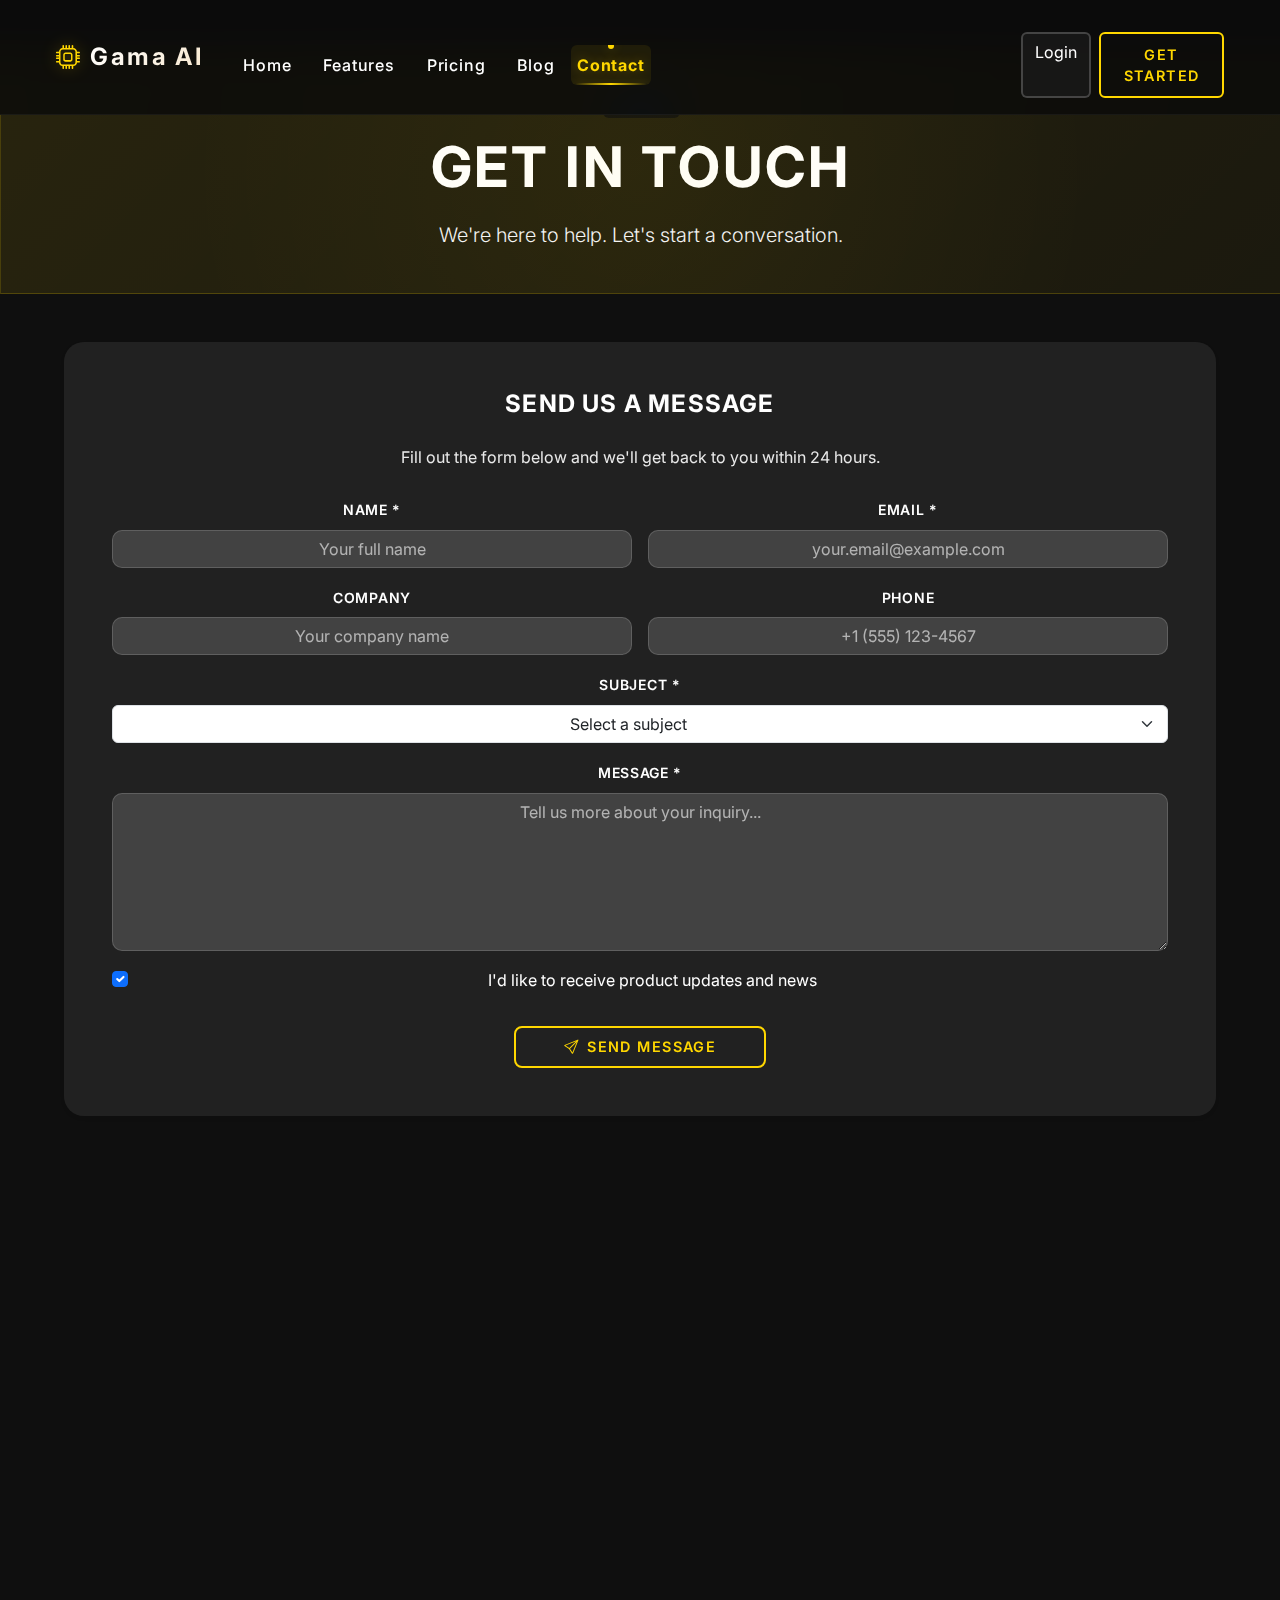
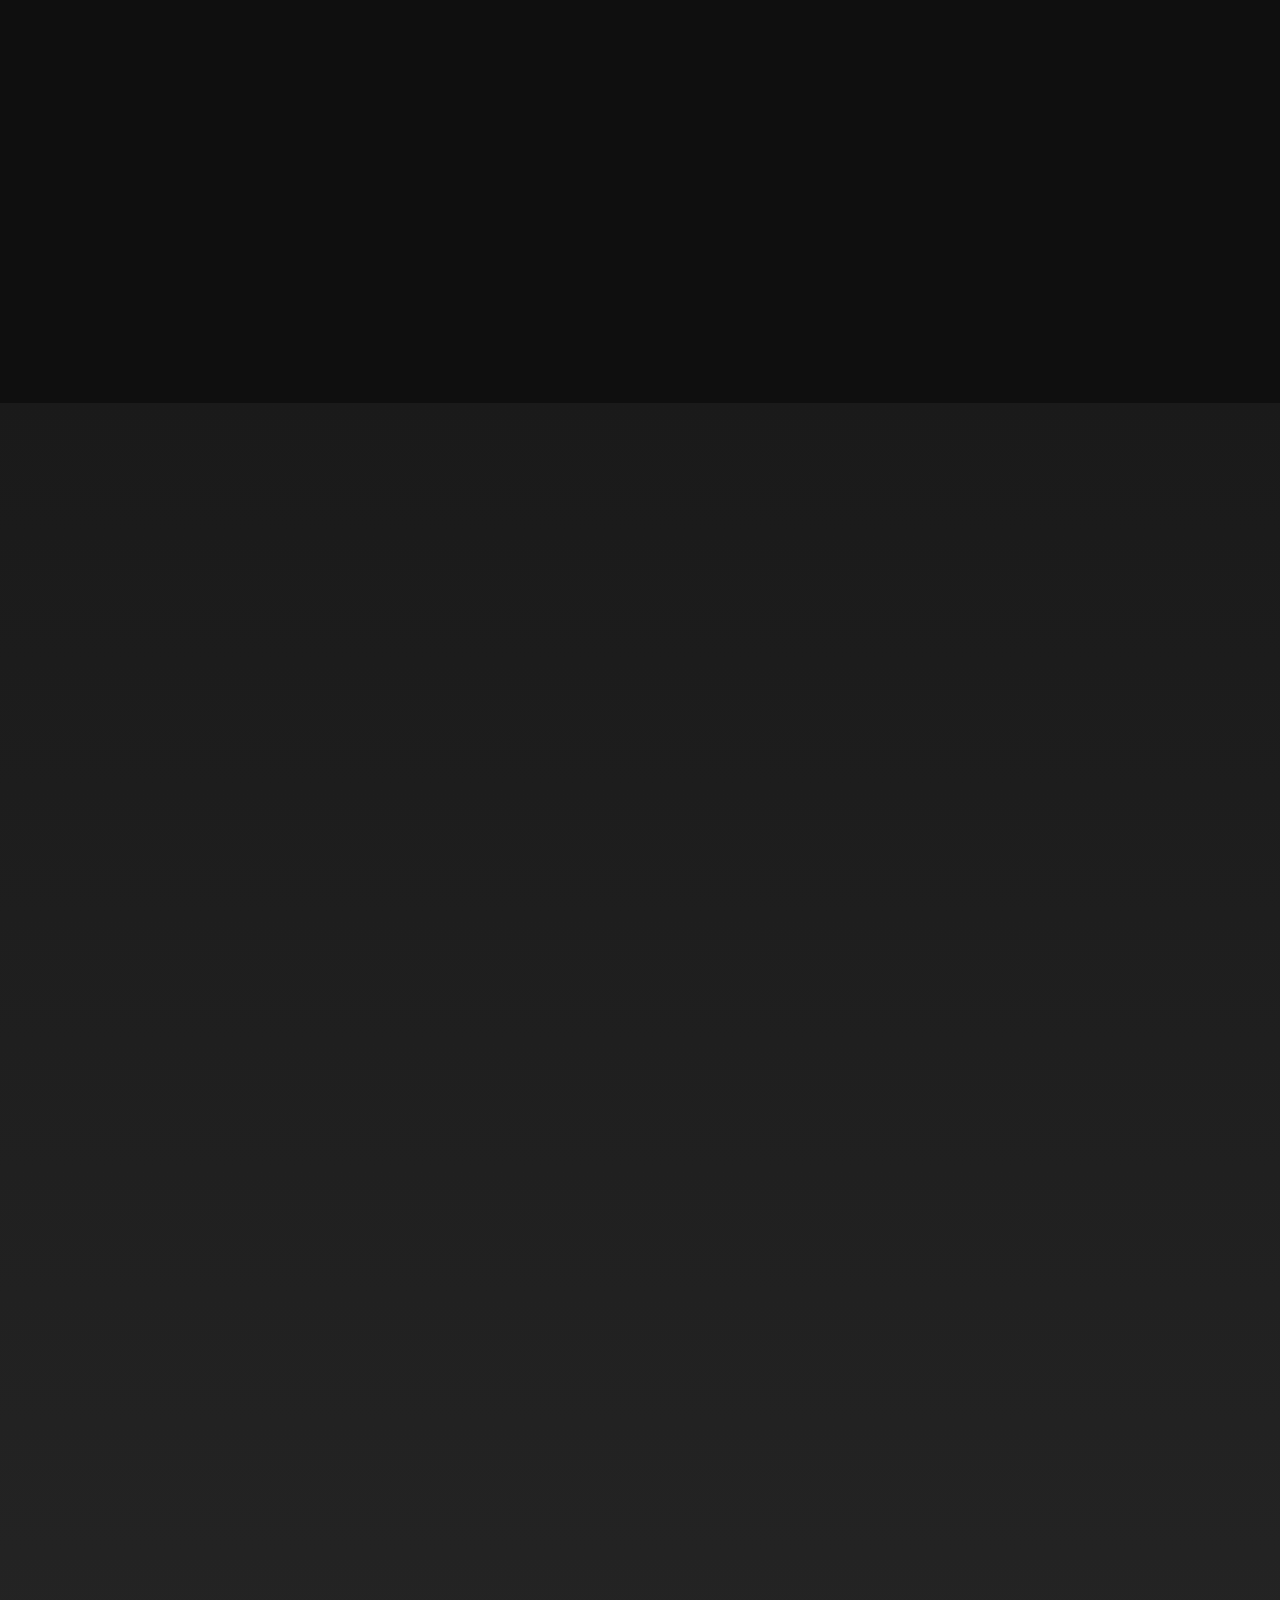
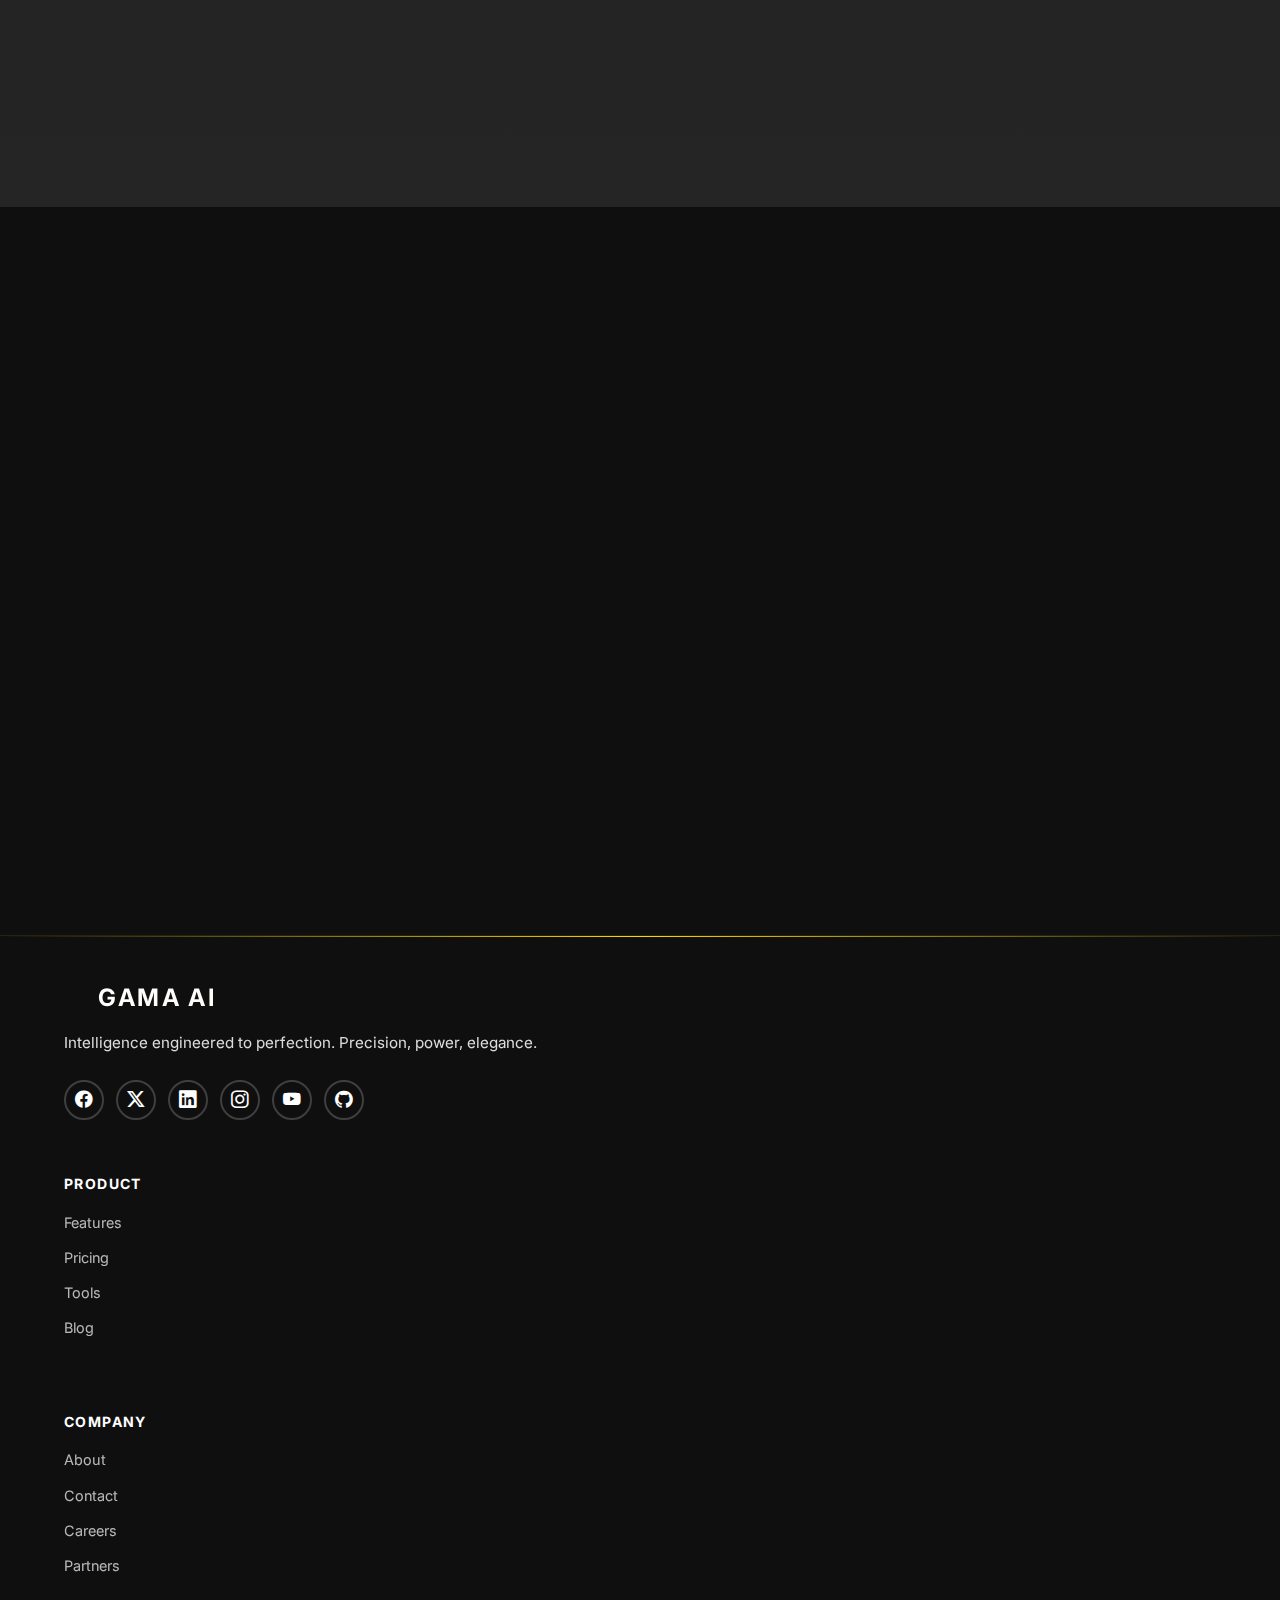
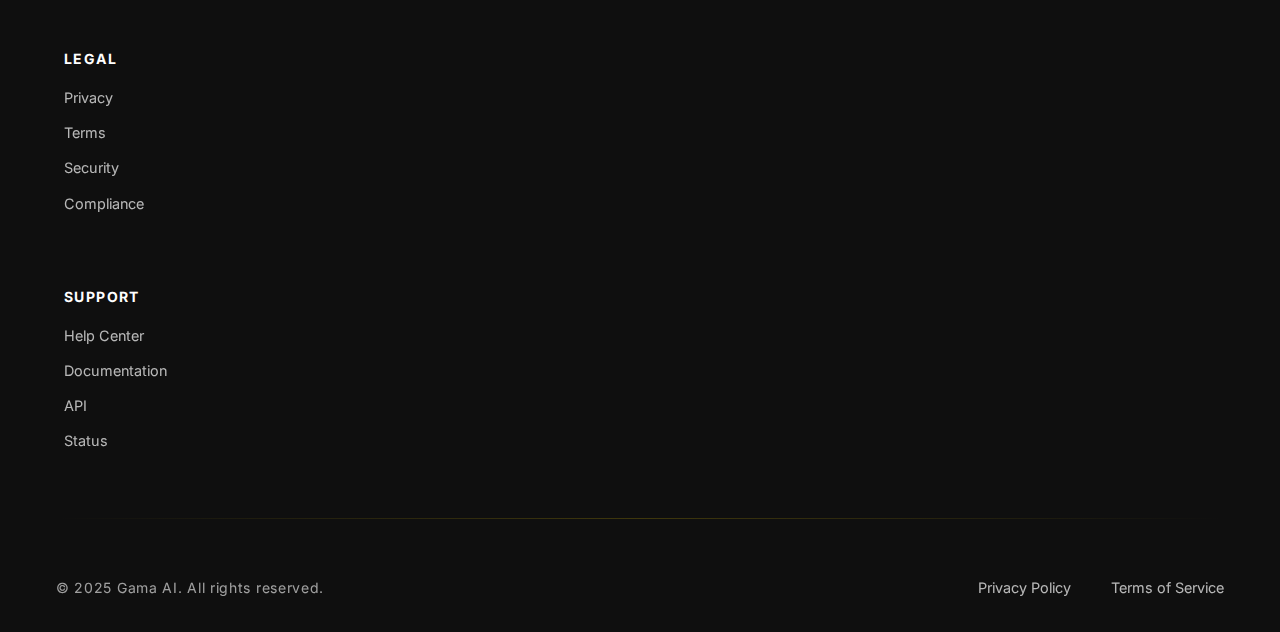
<file: contact.html>
<!doctype html>
<html lang="en" data-bs-theme="light">
  <head>
    <meta charset="utf-8">
    <meta name="viewport" content="width=device-width, initial-scale=1">
    <title>Contact Us - Gama AI</title>
    
    <!-- Favicon -->
    <link rel="icon" type="image/svg+xml" href="favicon.svg">
    <link rel="icon" type="image/png" sizes="32x32" href="favicon.svg">
    <link rel="icon" type="image/png" sizes="16x16" href="favicon.svg">
    <link rel="apple-touch-icon" sizes="180x180" href="favicon.svg">
    <link rel="manifest" href="site.webmanifest">
    <meta name="theme-color" content="#0A0A0A">
    <link rel="preconnect" href="https://fonts.googleapis.com">
    <link rel="preconnect" href="https://fonts.gstatic.com" crossorigin>
    <link href="https://fonts.googleapis.com/css2?family=Inter:wght@300;400;500;600;700;800;900&display=swap" rel="stylesheet">
    <link href="https://cdn.jsdelivr.net/npm/bootstrap@5.3.3/dist/css/bootstrap.min.css" rel="stylesheet">
    <link href="https://cdn.jsdelivr.net/npm/bootstrap-icons@1.11.3/font/bootstrap-icons.css" rel="stylesheet">
    <link rel="stylesheet" href="assets/css/styles.css">
  </head>
  <body>
    <!-- Navbar -->
    <nav id="mainNav" class="navbar navbar-expand-lg navbar-dark fixed-top bg-transparent py-3">
      <div class="container">
        <a class="navbar-brand d-flex align-items-center fw-bold" href="index.html">
          <i class="bi bi-cpu me-2 brand-icon"></i>
          <span class="brand-name">Gama AI</span>
        </a>
        <button class="navbar-toggler" type="button" data-bs-toggle="collapse" data-bs-target="#navContent">
          <span class="navbar-toggler-icon"></span>
        </button>
        <div class="collapse navbar-collapse" id="navContent">
          <ul class="navbar-nav ms-auto mb-2 mb-lg-0">
            <li class="nav-item"><a class="nav-link" href="index.html">Home</a></li>
            <li class="nav-item"><a class="nav-link" href="index.html#features">Features</a></li>
            <li class="nav-item"><a class="nav-link" href="index.html#pricing">Pricing</a></li>
            <li class="nav-item"><a class="nav-link" href="blog.html">Blog</a></li>
            <li class="nav-item"><a class="nav-link active" href="contact.html">Contact</a></li>
          </ul>
          <div class="d-flex gap-2 ms-lg-3">
            <a href="login.html" class="btn btn-outline-light">Login</a>
            <a href="register.html" class="btn btn-primary">Get Started</a>
          </div>
        </div>
      </div>
    </nav>

    <!-- Hero Section -->
    <section class="py-5 mt-5 bg-primary text-white">
      <div class="container">
        <div class="text-center" data-aos="fade-up">
          <span class="badge bg-white text-primary mb-3 px-3 py-2">Contact</span>
          <h1 class="display-4 fw-bold mb-3">Get in Touch</h1>
          <p class="lead mb-0">We're here to help. Let's start a conversation.</p>
        </div>
      </div>
    </section>

    <!-- Contact Section -->
    <section class="py-6">
      <div class="container">
        <div class="row g-4">
          <div class="col-lg-8">
            <div class="card border-0 shadow-sm" data-aos="fade-right">
              <div class="card-body p-4 p-md-5">
                <h4 class="fw-bold mb-4">Send us a message</h4>
                <p class="text-muted mb-4">Fill out the form below and we'll get back to you within 24 hours.</p>
                <form id="contactForm">
                  <div class="row g-3">
                    <div class="col-md-6">
                      <label class="form-label fw-semibold">Name *</label>
                      <input type="text" class="form-control" placeholder="Your full name" required>
                    </div>
                    <div class="col-md-6">
                      <label class="form-label fw-semibold">Email *</label>
                      <input type="email" class="form-control" placeholder="your.email@example.com" required>
                    </div>
                    <div class="col-md-6">
                      <label class="form-label fw-semibold">Company</label>
                      <input type="text" class="form-control" placeholder="Your company name">
                    </div>
                    <div class="col-md-6">
                      <label class="form-label fw-semibold">Phone</label>
                      <input type="tel" class="form-control" placeholder="+1 (555) 123-4567">
                    </div>
                    <div class="col-12">
                      <label class="form-label fw-semibold">Subject *</label>
                      <select class="form-select" required>
                        <option value="">Select a subject</option>
                        <option>General Inquiry</option>
                        <option>Sales & Pricing</option>
                        <option>Technical Support</option>
                        <option>Partnership Opportunities</option>
                        <option>Press & Media</option>
                      </select>
                    </div>
                    <div class="col-12">
                      <label class="form-label fw-semibold">Message *</label>
                      <textarea class="form-control" rows="6" placeholder="Tell us more about your inquiry..." required></textarea>
                    </div>
                    <div class="col-12">
                      <div class="form-check mb-3">
                        <input class="form-check-input" type="checkbox" id="newsletter" checked>
                        <label class="form-check-label" for="newsletter">
                          I'd like to receive product updates and news
                        </label>
                      </div>
                    </div>
                    <div class="col-12">
                      <button type="submit" class="btn btn-primary px-5 py-2 btn-lg">
                        <i class="bi bi-send me-2"></i>Send Message
                      </button>
                    </div>
                  </div>
                </form>
              </div>
            </div>
          </div>

          <div class="col-lg-4">
            <div data-aos="fade-left">
              <div class="card border-0 shadow-sm mb-4">
                <div class="card-body p-4">
                  <div class="d-flex align-items-start mb-3">
                    <div class="icon-wrapper bg-primary-subtle text-primary">
                      <i class="bi bi-geo-alt-fill"></i>
                    </div>
                    <div class="ms-3">
                      <h6 class="fw-bold mb-1">Office</h6>
                      <p class="text-muted mb-0 small">123 Tech Street<br>San Francisco, CA 94105</p>
                    </div>
                  </div>
                </div>
              </div>

              <div class="card border-0 shadow-sm mb-4">
                <div class="card-body p-4">
                  <div class="d-flex align-items-start mb-3">
                    <div class="icon-wrapper bg-success-subtle text-success">
                      <i class="bi bi-telephone-fill"></i>
                    </div>
                    <div class="ms-3">
                      <h6 class="fw-bold mb-1">Phone</h6>
                      <p class="text-muted mb-0 small">+1 (555) 123-4567</p>
                    </div>
                  </div>
                </div>
              </div>

              <div class="card border-0 shadow-sm mb-4">
                <div class="card-body p-4">
                  <div class="d-flex align-items-start mb-3">
                    <div class="icon-wrapper bg-info-subtle text-info">
                      <i class="bi bi-envelope-fill"></i>
                    </div>
                    <div class="ms-3">
                      <h6 class="fw-bold mb-1">Email</h6>
                      <p class="text-muted mb-0 small">hello@gamaai.com</p>
                    </div>
                  </div>
                </div>
              </div>

              <div class="card border-0 shadow-sm mb-4">
              <div class="card-body p-4">
                  <div class="d-flex align-items-start mb-3">
                    <div class="icon-wrapper bg-warning-subtle text-warning">
                      <i class="bi bi-headset"></i>
                    </div>
                    <div class="ms-3">
                      <h6 class="fw-bold mb-1">Live Chat</h6>
                      <p class="text-muted mb-0 small">Available 24/7</p>
                    </div>
                  </div>
                </div>
              </div>

              <div class="card border-0 shadow-sm">
                <div class="card-body p-4">
                  <h6 class="fw-bold mb-3">Business Hours</h6>
                  <div class="small text-muted">
                    <p class="mb-2"><strong>Monday - Friday:</strong><br>9:00 AM - 6:00 PM PST</p>
                    <p class="mb-0"><strong>Saturday - Sunday:</strong><br>Closed</p>
                  </div>
                </div>
              </div>
            </div>
          </div>
        </div>
      </div>
    </section>

    <!-- Quick Help Section -->
    <section class="py-6 bg-light">
      <div class="container">
        <div class="text-center mb-5" data-aos="fade-up">
          <h2 class="fw-bold mb-3">Need Immediate Help?</h2>
          <p class="text-muted">Find answers to common questions</p>
        </div>
        <div class="row g-4">
          <div class="col-md-6 col-lg-3" data-aos="fade-up">
            <div class="card h-100 border-0 shadow-sm text-center p-4">
              <div class="feature-icon bg-primary-subtle text-primary mb-3 mx-auto">
                <i class="bi bi-book"></i>
              </div>
              <h5 class="fw-semibold mb-2">Documentation</h5>
              <p class="text-muted small">Browse our knowledge base</p>
              <a href="#" class="btn btn-sm btn-outline-primary">View Docs</a>
            </div>
          </div>
          <div class="col-md-6 col-lg-3" data-aos="fade-up" data-aos-delay="50">
            <div class="card h-100 border-0 shadow-sm text-center p-4">
              <div class="feature-icon bg-success-subtle text-success mb-3 mx-auto">
                <i class="bi bi-chat-dots"></i>
              </div>
              <h5 class="fw-semibold mb-2">Live Chat</h5>
              <p class="text-muted small">Chat with our team</p>
              <a href="#" class="btn btn-sm btn-outline-success">Start Chat</a>
            </div>
          </div>
          <div class="col-md-6 col-lg-3" data-aos="fade-up" data-aos-delay="100">
            <div class="card h-100 border-0 shadow-sm text-center p-4">
              <div class="feature-icon bg-info-subtle text-info mb-3 mx-auto">
                <i class="bi bi-question-circle"></i>
              </div>
              <h5 class="fw-semibold mb-2">FAQ</h5>
              <p class="text-muted small">Common questions</p>
              <a href="index.html#faq" class="btn btn-sm btn-outline-info">View FAQ</a>
            </div>
          </div>
          <div class="col-md-6 col-lg-3" data-aos="fade-up" data-aos-delay="150">
            <div class="card h-100 border-0 shadow-sm text-center p-4">
              <div class="feature-icon bg-warning-subtle text-warning mb-3 mx-auto">
                <i class="bi bi-ticket-detailed"></i>
              </div>
              <h5 class="fw-semibold mb-2">Support Ticket</h5>
              <p class="text-muted small">Create a ticket</p>
              <a href="#" class="btn btn-sm btn-outline-warning">Create Ticket</a>
            </div>
          </div>
        </div>
      </div>
    </section>

    <!-- Map Section -->
    <section class="py-6">
      <div class="container" data-aos="fade-up">
        <div class="text-center mb-5">
          <h2 class="fw-bold mb-3">Visit Our Office</h2>
          <p class="text-muted">We'd love to meet you in person</p>
        </div>
        <div class="card border-0 shadow-lg">
          <div class="card-body p-0">
            <div class="ratio ratio-21x9">
              <iframe src="https://www.google.com/maps/embed?pb=!1m18!1m12!1m3!1d3024.273497047387!2d-122.41941568459406!3d37.77492927975902!2m3!1f0!2f0!3f0!3m2!1i1024!2i768!4f13.1!3m3!1m2!1s0x8085809c6c8f4459%3A0xb10ed6d9b5050fa5!2sTwitter%20HQ!5e0!3m2!1sen!2sus!4v1234567890" style="border:0;" allowfullscreen="" loading="lazy" referrerpolicy="no-referrer-when-downgrade"></iframe>
            </div>
          </div>
        </div>
      </div>
    </section>

    <!-- Footer -->
    <footer class="footer-premium py-5">
      <div class="container">
        <div class="row g-4">
          <div class="col-lg-4">
            <h5 class="fw-bold mb-3 brand-footer"><i class="bi bi-cpu me-2 brand-icon"></i>Gama AI</h5>
            <p class="footer-description">Intelligence engineered to perfection. Precision, power, elegance.</p>
            <div class="social-links mt-4">
              <a href="#" class="social-link" title="Facebook" aria-label="Facebook">
                <i class="bi bi-facebook"></i>
              </a>
              <a href="#" class="social-link" title="Twitter/X" aria-label="Twitter/X">
                <i class="bi bi-twitter-x"></i>
              </a>
              <a href="#" class="social-link" title="LinkedIn" aria-label="LinkedIn">
                <i class="bi bi-linkedin"></i>
              </a>
              <a href="#" class="social-link" title="Instagram" aria-label="Instagram">
                <i class="bi bi-instagram"></i>
              </a>
              <a href="#" class="social-link" title="YouTube" aria-label="YouTube">
                <i class="bi bi-youtube"></i>
              </a>
              <a href="#" class="social-link" title="GitHub" aria-label="GitHub">
                <i class="bi bi-github"></i>
              </a>
            </div>
          </div>
          <div class="col-lg-2 col-md-6">
            <h6 class="footer-heading mb-3">Product</h6>
            <ul class="list-unstyled footer-links">
              <li class="mb-2"><a href="index.html#features" class="footer-link">Features</a></li>
              <li class="mb-2"><a href="index.html#pricing" class="footer-link">Pricing</a></li>
              <li class="mb-2"><a href="index.html#tools" class="footer-link">Tools</a></li>
              <li><a href="blog.html" class="footer-link">Blog</a></li>
            </ul>
          </div>
          <div class="col-lg-2 col-md-6">
            <h6 class="footer-heading mb-3">Company</h6>
            <ul class="list-unstyled footer-links">
              <li class="mb-2"><a href="about.html" class="footer-link">About</a></li>
              <li class="mb-2"><a href="contact.html" class="footer-link">Contact</a></li>
              <li class="mb-2"><a href="#" class="footer-link">Careers</a></li>
              <li><a href="#" class="footer-link">Partners</a></li>
            </ul>
          </div>
          <div class="col-lg-2 col-md-6">
            <h6 class="footer-heading mb-3">Legal</h6>
            <ul class="list-unstyled footer-links">
              <li class="mb-2"><a href="#" class="footer-link">Privacy</a></li>
              <li class="mb-2"><a href="#" class="footer-link">Terms</a></li>
              <li class="mb-2"><a href="#" class="footer-link">Security</a></li>
              <li><a href="#" class="footer-link">Compliance</a></li>
            </ul>
          </div>
          <div class="col-lg-2 col-md-6">
            <h6 class="footer-heading mb-3">Support</h6>
            <ul class="list-unstyled footer-links">
              <li class="mb-2"><a href="#" class="footer-link">Help Center</a></li>
              <li class="mb-2"><a href="#" class="footer-link">Documentation</a></li>
              <li class="mb-2"><a href="#" class="footer-link">API</a></li>
              <li><a href="#" class="footer-link">Status</a></li>
            </ul>
          </div>
        </div>
        <div class="footer-divider"></div>
        <div class="d-flex flex-column flex-md-row justify-content-between align-items-center footer-bottom">
          <p class="footer-copyright mb-0">© 2025 Gama AI. All rights reserved.</p>
          <div class="mt-3 mt-md-0 footer-legal-links">
            <a href="#" class="footer-link me-3">Privacy Policy</a>
            <a href="#" class="footer-link">Terms of Service</a>
          </div>
        </div>
      </div>
    </footer>

    <script src="https://cdn.jsdelivr.net/npm/bootstrap@5.3.3/dist/js/bootstrap.bundle.min.js"></script>
    <script src="https://unpkg.com/aos@2.3.1/dist/aos.js"></script>
    <script src="assets/js/main.js"></script>
    <script>
      AOS.init();
      document.getElementById('contactForm').addEventListener('submit', function(e) {
            e.preventDefault();
        const btn = this.querySelector('button[type="submit"]');
        btn.innerHTML = '<span class="spinner-border spinner-border-sm me-2"></span>Sending...';
        btn.disabled = true;
        
        setTimeout(() => {
          btn.innerHTML = '<i class="bi bi-check-circle me-2"></i>Message Sent!';
          btn.classList.remove('btn-primary');
          btn.classList.add('btn-success');
          this.reset();
        }, 1500);
      });
    </script>
    <style>
      .icon-wrapper {
        width: 50px;
        height: 50px;
        border-radius: 0.5rem;
        display: flex;
        align-items: center;
        justify-content: center;
        font-size: 1.25rem;
      }
    </style>
  </body>
  </html>
</file>
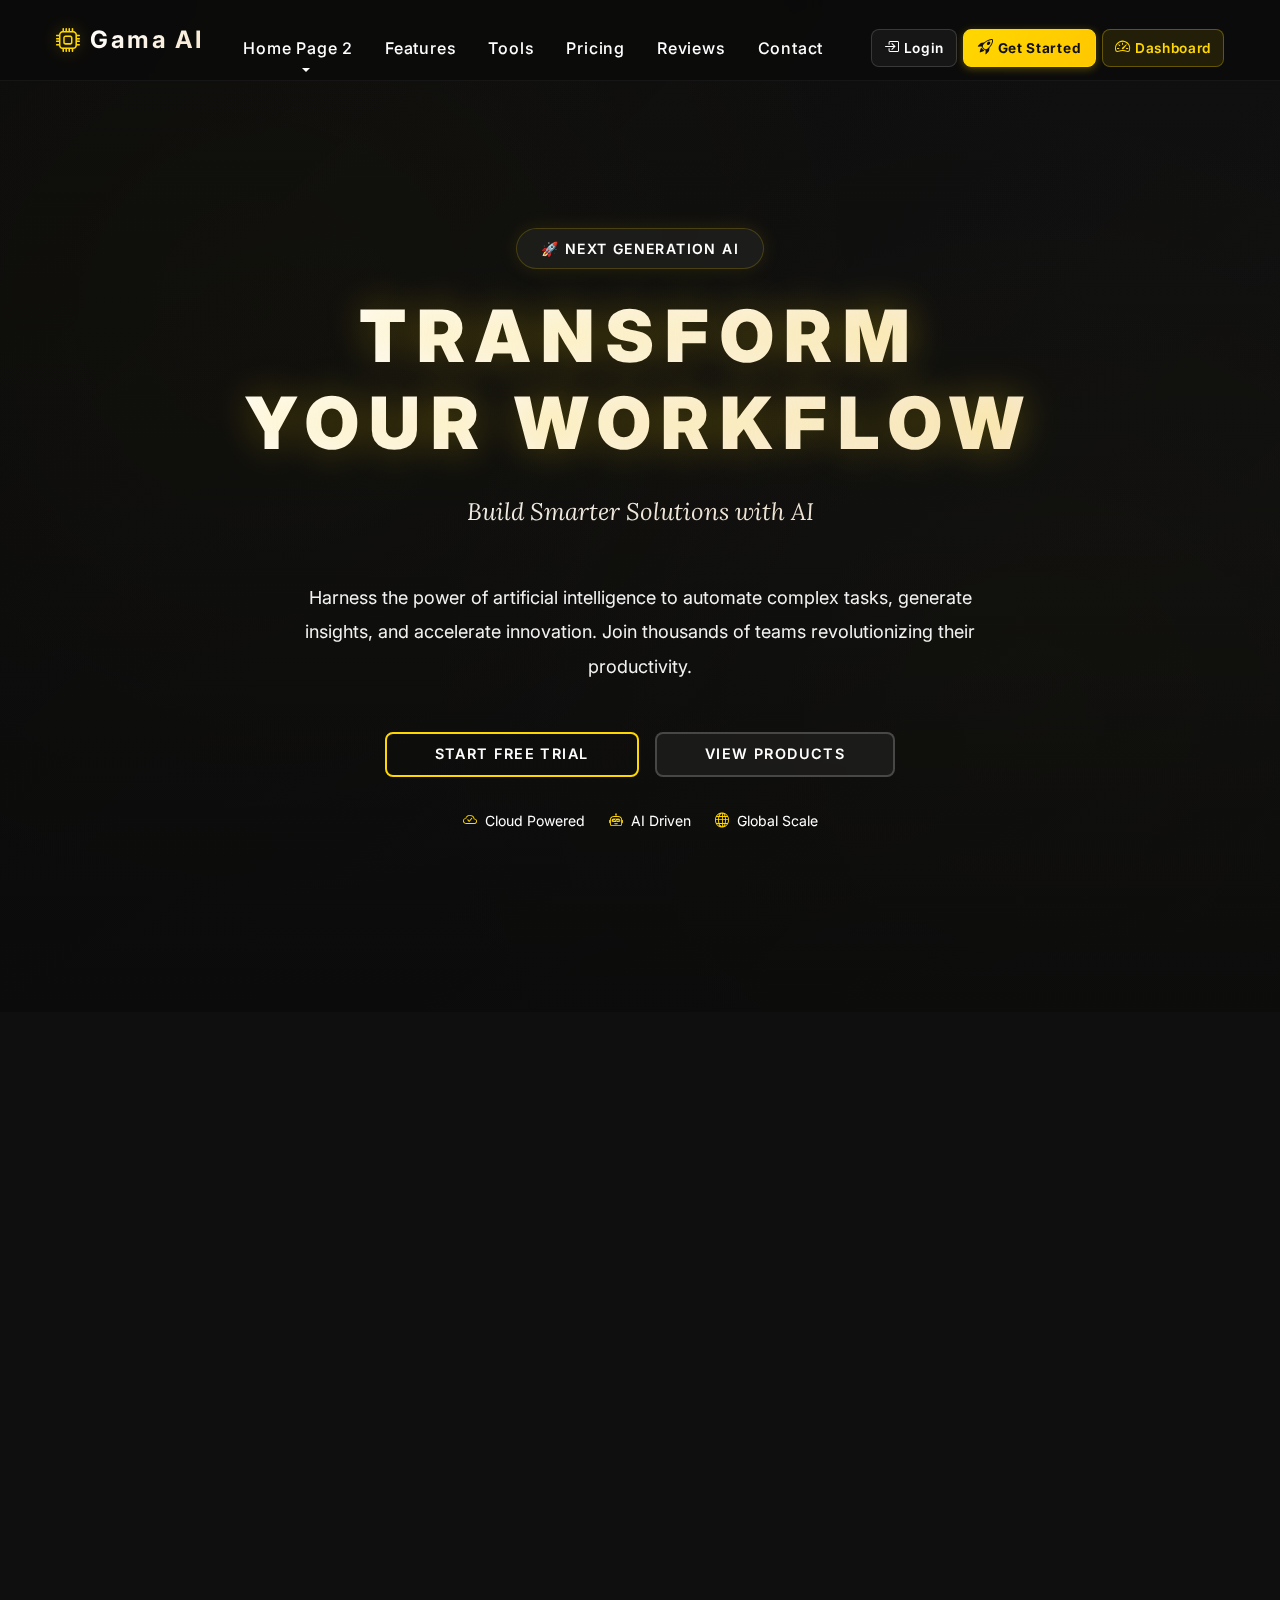
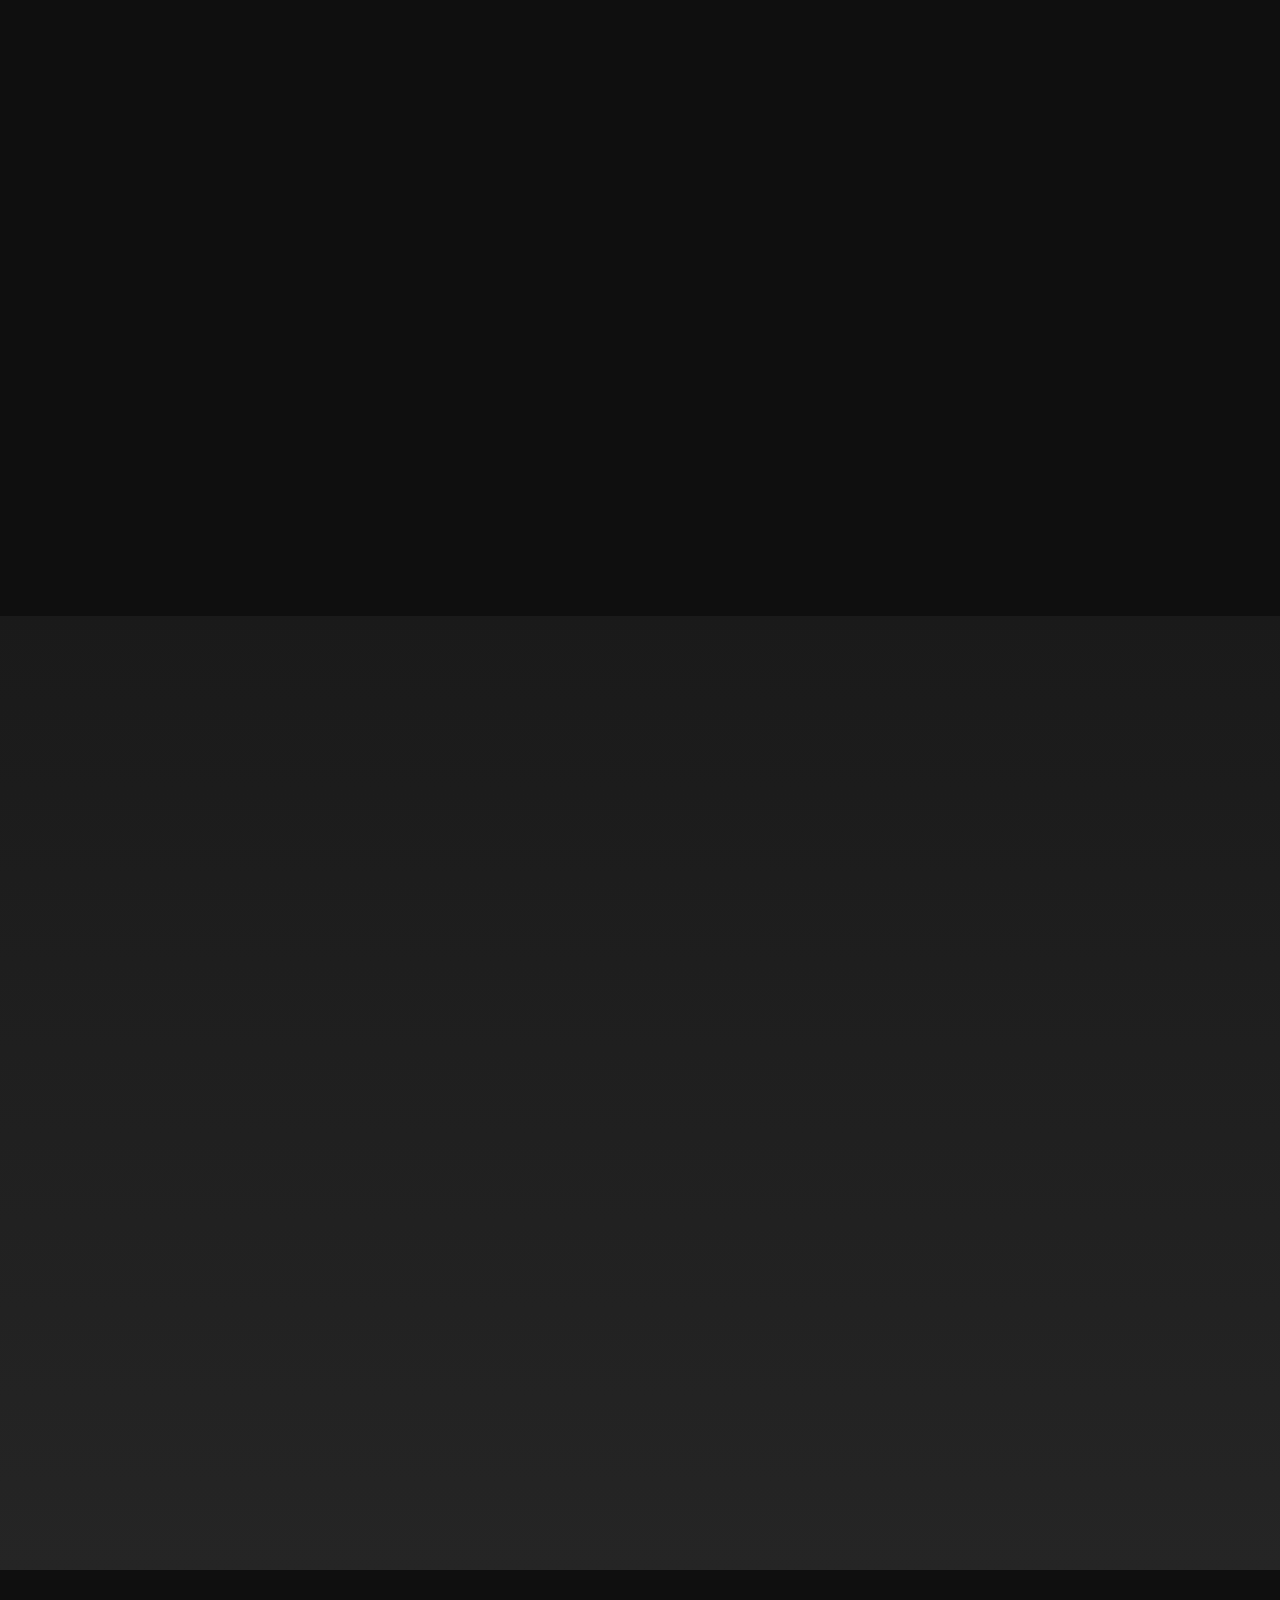
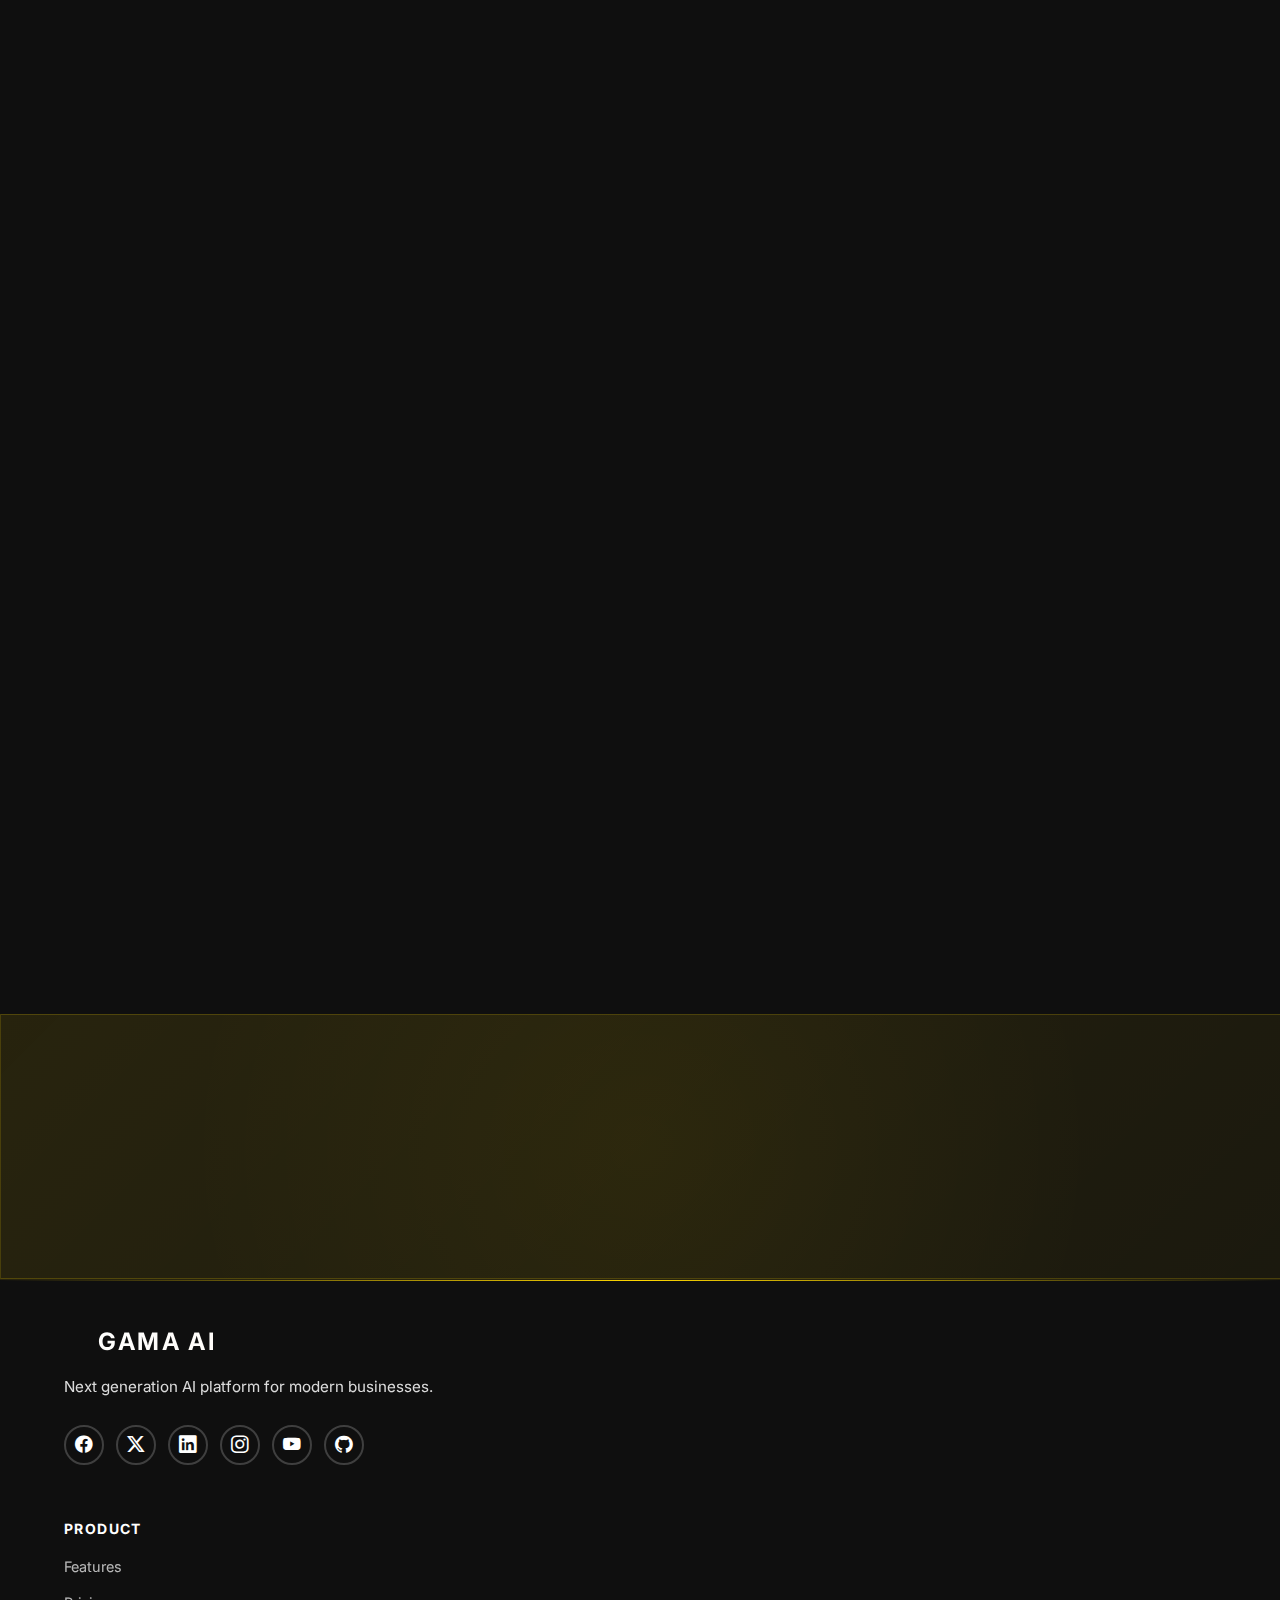
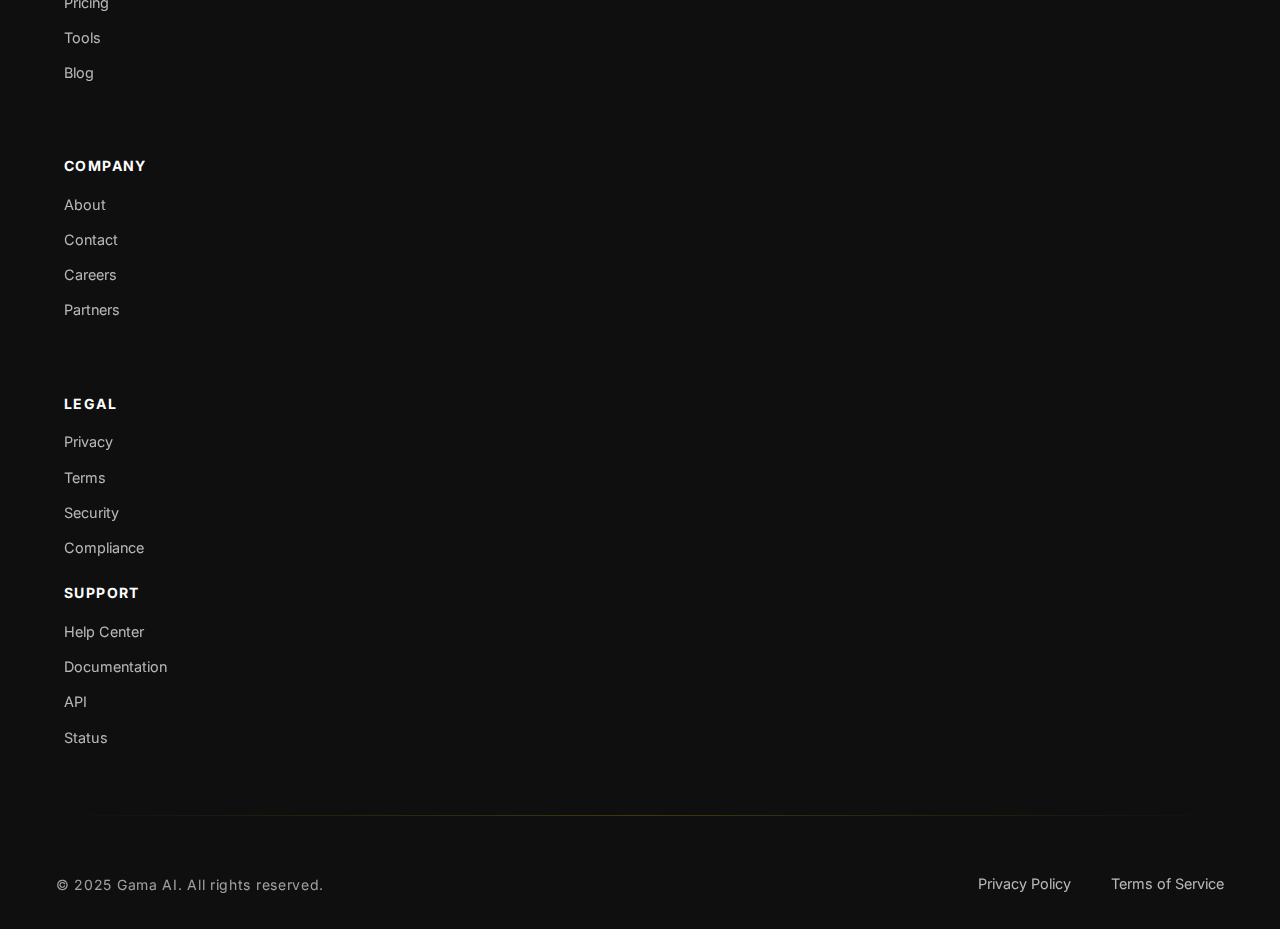
<file: home2.html>
<!doctype html>
<html lang="en" data-bs-theme="light">
  <head>
    <meta charset="utf-8">
    <meta name="viewport" content="width=device-width, initial-scale=1, maximum-scale=5, user-scalable=yes">
    <title>Gama AI - Next Generation AI Platform</title>
    <meta name="description" content="Transform your workflow with cutting-edge AI technology. Build smarter, faster, and more efficient solutions.">
    
    <!-- Favicon -->
    <link rel="icon" type="image/svg+xml" href="favicon.svg">
    <link rel="icon" type="image/png" sizes="32x32" href="favicon.svg">
    <link rel="icon" type="image/png" sizes="16x16" href="favicon.svg">
    <link rel="apple-touch-icon" sizes="180x180" href="favicon.svg">
    <link rel="manifest" href="site.webmanifest">
    <meta name="theme-color" content="#0A0A0A">
    
    <!-- Fonts -->
    <link rel="preconnect" href="https://fonts.googleapis.com">
    <link rel="preconnect" href="https://fonts.gstatic.com" crossorigin>
    <link href="https://fonts.googleapis.com/css2?family=Inter:wght@300;400;500;600;700;800;900&family=Lora:ital,wght@0,400;0,500;0,600;1,400;1,500;1,600&display=swap" rel="stylesheet">

    <!-- Bootstrap 5 -->
    <link href="https://cdn.jsdelivr.net/npm/bootstrap@5.3.3/dist/css/bootstrap.min.css" rel="stylesheet">

    <!-- Bootstrap Icons -->
    <link href="https://cdn.jsdelivr.net/npm/bootstrap-icons@1.11.3/font/bootstrap-icons.css" rel="stylesheet">

    <!-- AOS Animation -->
    <link href="https://unpkg.com/aos@2.3.1/dist/aos.css" rel="stylesheet">

    <!-- Custom CSS -->
    <link rel="stylesheet" href="assets/css/styles.css">
  </head>
  <body>
    <!-- Back to Top -->
    <button id="backToTop" class="back-to-top" aria-label="Back to top">
      <i class="bi bi-arrow-up"></i>
    </button>

    <!-- Navbar -->
    <nav id="mainNav" class="navbar navbar-expand-lg navbar-dark fixed-top bg-transparent py-2">
      <div class="container">
        <a class="navbar-brand d-flex align-items-center fw-bold" href="index.html">
          <i class="bi bi-cpu brand-icon"></i>
          <span class="brand-name">Gama AI</span>
        </a>
        <button class="navbar-toggler" type="button" data-bs-toggle="collapse" data-bs-target="#navContent" aria-controls="navContent" aria-expanded="false" aria-label="Toggle navigation">
          <span class="navbar-toggler-icon"></span>
        </button>
        <div class="collapse navbar-collapse" id="navContent">
          <button class="close-menu-btn d-lg-none" type="button" aria-label="Close menu">
            <i class="bi bi-x-lg"></i>
          </button>
          <ul class="navbar-nav mb-2 mb-lg-0">
            <li class="nav-item dropdown">
              <a class="nav-link dropdown-toggle" href="#" id="homeDropdown" role="button" data-bs-toggle="dropdown" aria-expanded="false">
                Home Page 2
              </a>
              <ul class="dropdown-menu" aria-labelledby="homeDropdown">
                <li><a class="dropdown-item" href="index.html#hero">Home Page 1</a></li>
                <li><a class="dropdown-item active" href="home2.html">Home Page 2</a></li>
              </ul>
            </li>
            <li class="nav-item"><a class="nav-link" href="index.html#features">Features</a></li>
            <li class="nav-item"><a class="nav-link" href="index.html#tools">Tools</a></li>
            <li class="nav-item"><a class="nav-link" href="index.html#pricing">Pricing</a></li>
            <li class="nav-item"><a class="nav-link" href="index.html#testimonials">Reviews</a></li>
            <li class="nav-item"><a class="nav-link" href="index.html#contact">Contact</a></li>
            <!-- Mobile Menu Buttons - After Contact -->
            <li class="nav-item d-lg-none mt-3">
              <a href="dashboard.html" class="btn btn-nav-dashboard w-100">
                <i class="bi bi-speedometer2"></i>Dashboard
              </a>
            </li>
            <li class="nav-item d-lg-none">
              <a href="login.html" class="btn btn-nav-login w-100">
                <i class="bi bi-box-arrow-in-right"></i>Login
              </a>
            </li>
            <li class="nav-item d-lg-none mb-2">
              <a href="register.html" class="btn btn-nav-get-started w-100">
                <i class="bi bi-rocket-takeoff"></i>Get Started
              </a>
            </li>
          </ul>
          <!-- Desktop Menu Buttons -->
          <div class="d-none d-lg-flex navbar-buttons mt-3 mt-lg-0">
            <a href="login.html" class="btn btn-nav-login">
              <i class="bi bi-box-arrow-in-right"></i>Login
            </a>
            <a href="register.html" class="btn btn-nav-get-started">
              <i class="bi bi-rocket-takeoff"></i>Get Started
            </a>
            <a href="dashboard.html" class="btn btn-nav-dashboard">
              <i class="bi bi-speedometer2"></i>Dashboard
            </a>
          </div>
        </div>
      </div>
    </nav>

    <!-- Hero Section - Different Style -->
    <section id="hero" class="hero-section position-relative overflow-hidden">
      <div class="hero-bg-animated"></div>
      <div class="hero-overlay"></div>
      <div class="container position-relative hero-container" style="z-index: 2;">
        <div class="row justify-content-center align-items-center py-5" style="min-height: 100vh;">
          <div class="col-12 col-lg-8 hero-content text-center" data-aos="fade-up">
            <div class="hero-badge mb-4">
              <span class="badge-text">🚀 Next Generation AI</span>
            </div>
            <h1 class="hero-title mb-4">
              <span class="brand-title">Transform Your Workflow</span>
            </h1>
            <p class="hero-subtitle mb-5">Build Smarter Solutions with AI</p>
            <p class="hero-description mb-5 mx-auto">Harness the power of artificial intelligence to automate complex tasks, generate insights, and accelerate innovation. Join thousands of teams revolutionizing their productivity.</p>
            <div class="d-flex flex-wrap gap-3 mb-4 hero-cta justify-content-center">
              <a href="register.html" class="btn btn-premium btn-lg px-5">
                <span class="btn-text">Start Free Trial</span>
                <span class="btn-glow"></span>
              </a>
              <a href="index.html#tools" class="btn btn-premium-outline btn-lg px-5">
                <span class="btn-text">View Products</span>
                <span class="btn-glow"></span>
              </a>
            </div>
            <div class="d-flex flex-wrap gap-4 hero-features justify-content-center">
              <div class="feature-item"><i class="bi bi-cloud-check me-2"></i>Cloud Powered</div>
              <div class="feature-item"><i class="bi bi-robot me-2"></i>AI Driven</div>
              <div class="feature-item"><i class="bi bi-globe me-2"></i>Global Scale</div>
            </div>
          </div>
        </div>
      </div>
    </section>

    <!-- Key Benefits Section -->
    <section class="py-6">
      <div class="container">
        <div class="text-center mb-5 section-header" data-aos="fade-up">
          <span class="section-badge">Why Choose Us</span>
          <h2 class="section-title mb-3">Unleash Your Potential</h2>
          <p class="section-subtitle">Discover what makes Gama AI different</p>
        </div>
        <div class="row g-4">
          <div class="col-md-6 col-lg-4" data-aos="fade-up">
            <div class="glass-card feature-card h-100 text-center p-4">
              <div class="card-border"></div>
              <div class="feature-icon mb-4">
                <i class="bi bi-brain"></i>
              </div>
              <h4 class="feature-title mb-3">Advanced AI Models</h4>
              <p class="feature-description">Powered by state-of-the-art machine learning algorithms trained on billions of data points for superior accuracy.</p>
            </div>
          </div>
          <div class="col-md-6 col-lg-4" data-aos="fade-up" data-aos-delay="50">
            <div class="glass-card feature-card h-100 text-center p-4">
              <div class="card-border"></div>
              <div class="feature-icon mb-4">
                <i class="bi bi-speedometer"></i>
              </div>
              <h4 class="feature-title mb-3">Lightning Performance</h4>
              <p class="feature-description">Process requests in milliseconds with our optimized infrastructure and global CDN network.</p>
            </div>
          </div>
          <div class="col-md-6 col-lg-4" data-aos="fade-up" data-aos-delay="100">
            <div class="glass-card feature-card h-100 text-center p-4">
              <div class="card-border"></div>
              <div class="feature-icon mb-4">
                <i class="bi bi-lock"></i>
              </div>
              <h4 class="feature-title mb-3">Privacy First</h4>
              <p class="feature-description">Your data is encrypted end-to-end. We never store or share your information with third parties.</p>
            </div>
          </div>
        </div>
      </div>
    </section>

    <!-- Statistics Section -->
    <section class="py-6 bg-light">
      <div class="container">
        <div class="row g-4 text-center">
          <div class="col-md-3 col-6" data-aos="zoom-in">
            <div class="glass-card p-4">
              <div class="display-4 fw-bold mb-2" style="background: linear-gradient(135deg, var(--liquid-gold), var(--champagne-start)); -webkit-background-clip: text; -webkit-text-fill-color: transparent; background-clip: text;">10M+</div>
              <div class="stat-label">API Calls</div>
            </div>
          </div>
          <div class="col-md-3 col-6" data-aos="zoom-in" data-aos-delay="50">
            <div class="glass-card p-4">
              <div class="display-4 fw-bold mb-2" style="background: linear-gradient(135deg, var(--liquid-gold), var(--champagne-start)); -webkit-background-clip: text; -webkit-text-fill-color: transparent; background-clip: text;">50K+</div>
              <div class="stat-label">Active Users</div>
            </div>
          </div>
          <div class="col-md-3 col-6" data-aos="zoom-in" data-aos-delay="100">
            <div class="glass-card p-4">
              <div class="display-4 fw-bold mb-2" style="background: linear-gradient(135deg, var(--liquid-gold), var(--champagne-start)); -webkit-background-clip: text; -webkit-text-fill-color: transparent; background-clip: text;">99.9%</div>
              <div class="stat-label">Uptime</div>
            </div>
          </div>
          <div class="col-md-3 col-6" data-aos="zoom-in" data-aos-delay="150">
            <div class="glass-card p-4">
              <div class="display-4 fw-bold mb-2" style="background: linear-gradient(135deg, var(--liquid-gold), var(--champagne-start)); -webkit-background-clip: text; -webkit-text-fill-color: transparent; background-clip: text;">150+</div>
              <div class="stat-label">Countries</div>
            </div>
          </div>
        </div>
      </div>
    </section>

    <!-- Innovation Section -->
    <section class="py-6">
      <div class="container">
        <div class="row align-items-center g-4">
          <div class="col-lg-6" data-aos="fade-right">
            <span class="section-badge">Innovation</span>
            <h2 class="section-title mb-4">Built for the Future</h2>
            <p class="hero-description mb-4">Gama AI represents the next evolution in artificial intelligence platforms. We combine cutting-edge research with practical applications to deliver tools that transform how you work.</p>
            <ul class="list-unstyled">
              <li class="mb-3 d-flex align-items-start">
                <i class="bi bi-check-circle-fill text-success me-3 fs-5"></i>
                <div>
                  <strong class="text-white">Continuous Learning</strong>
                  <p class="text-muted mb-0">Our AI models improve with every interaction, getting smarter over time.</p>
                </div>
              </li>
              <li class="mb-3 d-flex align-items-start">
                <i class="bi bi-check-circle-fill text-success me-3 fs-5"></i>
                <div>
                  <strong class="text-white">Customizable Solutions</strong>
                  <p class="text-muted mb-0">Tailor AI capabilities to match your specific business needs and workflows.</p>
                </div>
              </li>
              <li class="mb-3 d-flex align-items-start">
                <i class="bi bi-check-circle-fill text-success me-3 fs-5"></i>
                <div>
                  <strong class="text-white">Developer Friendly</strong>
                  <p class="text-muted mb-0">Comprehensive APIs and SDKs for seamless integration into your stack.</p>
                </div>
              </li>
            </ul>
          </div>
          <div class="col-lg-6" data-aos="fade-left">
            <div class="glass-card p-5 text-center">
              <div class="feature-icon mx-auto mb-4" style="width: 100px; height: 100px; font-size: 4rem;">
                <i class="bi bi-stars"></i>
              </div>
              <h3 class="feature-title mb-3">Experience the Difference</h3>
              <p class="feature-description">Join the AI revolution and see why industry leaders trust Gama AI for their most critical operations.</p>
              <a href="register.html" class="btn btn-premium mt-4">Get Started Today</a>
            </div>
          </div>
        </div>
      </div>
    </section>

    <!-- CTA Section -->
    <section class="py-6 bg-primary text-white">
      <div class="container">
        <div class="row align-items-center">
          <div class="col-lg-8" data-aos="fade-right">
            <h2 class="display-5 fw-bold mb-3">Ready to Transform Your Workflow?</h2>
            <p class="lead mb-0">Start your free trial today and experience the power of next-generation AI.</p>
          </div>
          <div class="col-lg-4 text-center text-lg-end mt-4 mt-lg-0" data-aos="fade-left">
            <a href="register.html" class="btn btn-light btn-lg px-5">Start Free Trial</a>
          </div>
        </div>
      </div>
    </section>

    <!-- Footer -->
    <footer class="footer-premium py-5">
      <div class="container">
        <div class="row g-4 mb-4">
          <div class="col-12 col-lg-3">
            <h5 class="fw-bold mb-3 brand-footer"><i class="bi bi-cpu me-2 brand-icon"></i>Gama AI</h5>
            <p class="footer-description mb-4">Next generation AI platform for modern businesses.</p>
            <div class="social-links">
              <a href="#" class="social-link" title="Facebook" aria-label="Facebook">
                <i class="bi bi-facebook"></i>
              </a>
              <a href="#" class="social-link" title="Twitter/X" aria-label="Twitter/X">
                <i class="bi bi-twitter-x"></i>
              </a>
              <a href="#" class="social-link" title="LinkedIn" aria-label="LinkedIn">
                <i class="bi bi-linkedin"></i>
              </a>
              <a href="#" class="social-link" title="Instagram" aria-label="Instagram">
                <i class="bi bi-instagram"></i>
              </a>
              <a href="#" class="social-link" title="YouTube" aria-label="YouTube">
                <i class="bi bi-youtube"></i>
              </a>
              <a href="#" class="social-link" title="GitHub" aria-label="GitHub">
                <i class="bi bi-github"></i>
              </a>
            </div>
          </div>
          <div class="col-12 col-lg-3">
            <h6 class="footer-heading mb-3">Product</h6>
            <ul class="list-unstyled footer-links">
              <li class="mb-2"><a href="index.html#features" class="footer-link">Features</a></li>
              <li class="mb-2"><a href="index.html#pricing" class="footer-link">Pricing</a></li>
              <li class="mb-2"><a href="index.html#tools" class="footer-link">Tools</a></li>
              <li><a href="blog.html" class="footer-link">Blog</a></li>
            </ul>
          </div>
          <div class="col-12 col-lg-3">
            <h6 class="footer-heading mb-3">Company</h6>
            <ul class="list-unstyled footer-links">
              <li class="mb-2"><a href="about.html" class="footer-link">About</a></li>
              <li class="mb-2"><a href="index.html#contact" class="footer-link">Contact</a></li>
              <li class="mb-2"><a href="#" class="footer-link">Careers</a></li>
              <li><a href="#" class="footer-link">Partners</a></li>
            </ul>
          </div>
          <div class="col-12 col-lg-3">
            <h6 class="footer-heading mb-3">Legal</h6>
            <ul class="list-unstyled footer-links">
              <li class="mb-2"><a href="#" class="footer-link">Privacy</a></li>
              <li class="mb-2"><a href="#" class="footer-link">Terms</a></li>
              <li class="mb-2"><a href="#" class="footer-link">Security</a></li>
              <li class="mb-2"><a href="#" class="footer-link">Compliance</a></li>
            </ul>
            <h6 class="footer-heading mb-3 mt-4">Support</h6>
            <ul class="list-unstyled footer-links">
              <li class="mb-2"><a href="#" class="footer-link">Help Center</a></li>
              <li class="mb-2"><a href="#" class="footer-link">Documentation</a></li>
              <li class="mb-2"><a href="#" class="footer-link">API</a></li>
              <li><a href="#" class="footer-link">Status</a></li>
            </ul>
          </div>
        </div>
        <div class="footer-divider"></div>
        <div class="d-flex flex-column flex-md-row justify-content-between align-items-center footer-bottom">
          <p class="footer-copyright mb-0">© 2025 Gama AI. All rights reserved.</p>
          <div class="mt-3 mt-md-0 footer-legal-links">
            <a href="#" class="footer-link me-3">Privacy Policy</a>
            <a href="#" class="footer-link">Terms of Service</a>
          </div>
        </div>
      </div>
    </footer>

    <!-- Bootstrap JS -->
    <script src="https://cdn.jsdelivr.net/npm/bootstrap@5.3.3/dist/js/bootstrap.bundle.min.js"></script>
    
    <!-- AOS Animation -->
    <script src="https://unpkg.com/aos@2.3.1/dist/aos.js"></script>
    
    <!-- Custom JS -->
    <script src="assets/js/main.js"></script>
  </body>
</html>
</file>
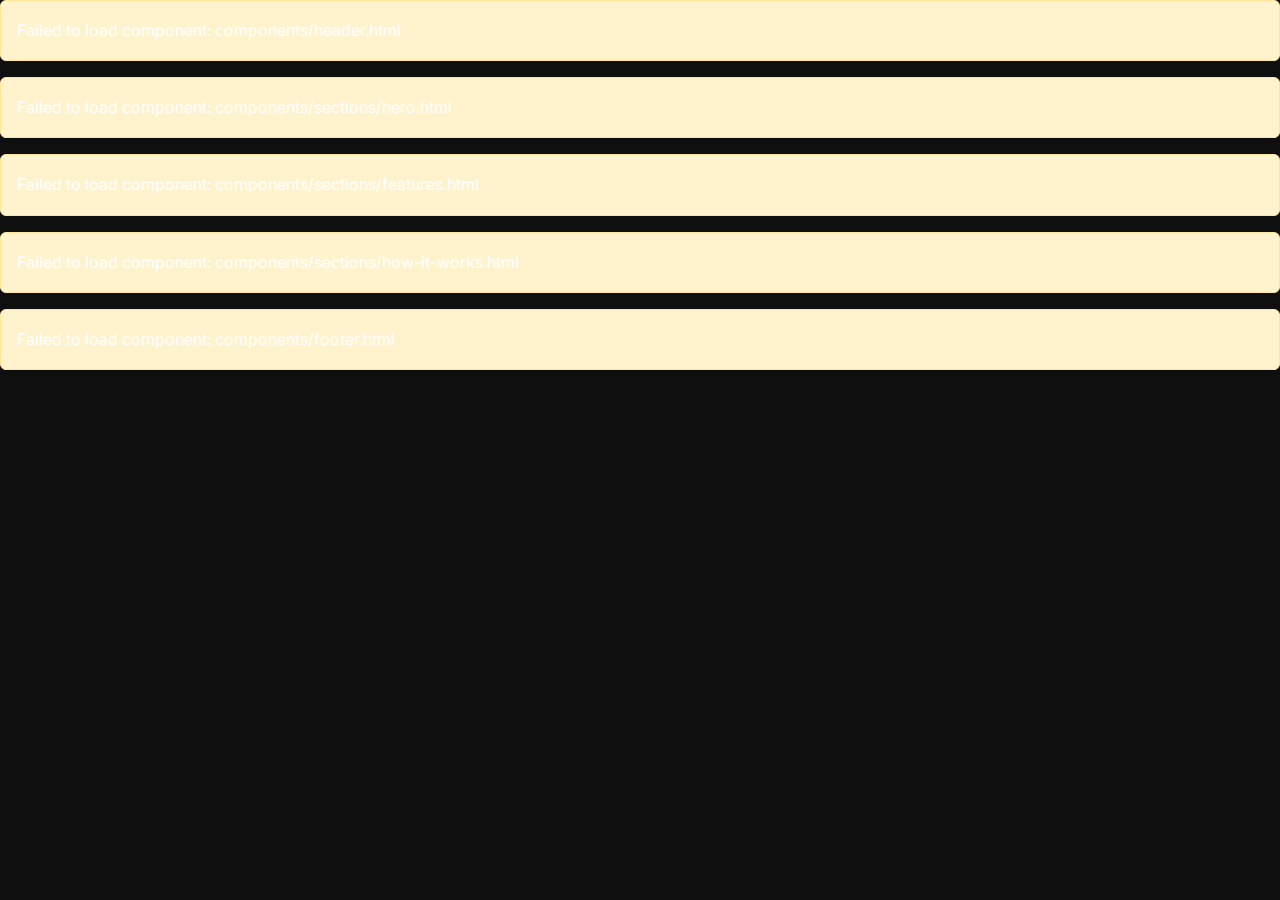
<file: index-new.html>
<!doctype html>
<html lang="en" data-bs-theme="light">
  <head>
    <meta charset="utf-8">
    <meta name="viewport" content="width=device-width, initial-scale=1, maximum-scale=5, user-scalable=yes">
    <title>Gama AI - Intelligence Engineered to Perfection</title>
    <meta name="description" content="Premium AI tools suite engineered for precision, power, and elegance. Experience the future of intelligent automation.">
    
    <!-- Favicon -->
    <link rel="icon" type="image/svg+xml" href="favicon.svg">
    <link rel="icon" type="image/png" sizes="32x32" href="favicon.svg">
    <link rel="icon" type="image/png" sizes="16x16" href="favicon.svg">
    <link rel="apple-touch-icon" sizes="180x180" href="favicon.svg">
    <link rel="manifest" href="site.webmanifest">
    <meta name="theme-color" content="#0A0A0A">
    
    <!-- Fonts -->
    <link rel="preconnect" href="https://fonts.googleapis.com">
    <link rel="preconnect" href="https://fonts.gstatic.com" crossorigin>
    <link href="https://fonts.googleapis.com/css2?family=Inter:wght@300;400;500;600;700;800;900&family=Lora:ital,wght@0,400;0,500;0,600;1,400;1,500;1,600&display=swap" rel="stylesheet">

    <!-- Bootstrap 5 -->
    <link href="https://cdn.jsdelivr.net/npm/bootstrap@5.3.3/dist/css/bootstrap.min.css" rel="stylesheet">

    <!-- Bootstrap Icons -->
    <link href="https://cdn.jsdelivr.net/npm/bootstrap-icons@1.11.3/font/bootstrap-icons.css" rel="stylesheet">

    <!-- AOS Animation -->
    <link href="https://unpkg.com/aos@2.3.1/dist/aos.css" rel="stylesheet">

    <!-- Custom CSS -->
    <link rel="stylesheet" href="assets/css/styles.css">
  </head>
  <body>
    <!-- Back to Top -->
    <button id="backToTop" class="back-to-top" aria-label="Back to top">
      <i class="bi bi-arrow-up"></i>
    </button>

    <!-- Header Component -->
    <div id="header-container"></div>

    <!-- Main Content - Sections loaded dynamically -->
    <main id="main-content">
      <div id="hero-section"></div>
      <div id="features-section"></div>
      <div id="how-it-works-section"></div>
      <div id="use-cases-section"></div>
      <div id="demo-section"></div>
      <div id="tools-section"></div>
      <div id="pricing-section"></div>
      <div id="testimonials-section"></div>
      <div id="integrations-section"></div>
      <div id="cta-section"></div>
      <div id="blog-section"></div>
      <div id="faq-section"></div>
      <div id="contact-section"></div>
      <div id="newsletter-section"></div>
    </main>

    <!-- Footer Component -->
    <div id="footer-container"></div>

    <!-- Bootstrap JS -->
    <script src="https://cdn.jsdelivr.net/npm/bootstrap@5.3.3/dist/js/bootstrap.bundle.min.js"></script>
    
    <!-- AOS Animation -->
    <script src="https://unpkg.com/aos@2.3.1/dist/aos.js"></script>
    
    <!-- Component Loader -->
    <script src="assets/js/components.js"></script>
    
    <!-- Custom JS -->
    <script src="assets/js/main.js"></script>

    <!-- Load Components -->
    <script>
      document.addEventListener('DOMContentLoaded', async () => {
        // Load header and footer
        await componentLoader.loadComponent('components/header.html', '#header-container');
        await componentLoader.loadComponent('components/footer.html', '#footer-container');

        // Load all sections
        await componentLoader.loadComponents([
          { path: 'components/sections/hero.html', target: '#hero-section' },
          { path: 'components/sections/features.html', target: '#features-section' },
          { path: 'components/sections/how-it-works.html', target: '#how-it-works-section' }
        ]);

        // Initialize AOS after components are loaded
        if (typeof AOS !== 'undefined') {
          AOS.init({
            duration: 800,
            easing: 'ease-in-out',
            once: true
          });
        }

        // Initialize main.js functionality
        if (typeof initMain !== 'undefined') {
          initMain();
        }
      });
    </script>
  </body>
</html>
</file>
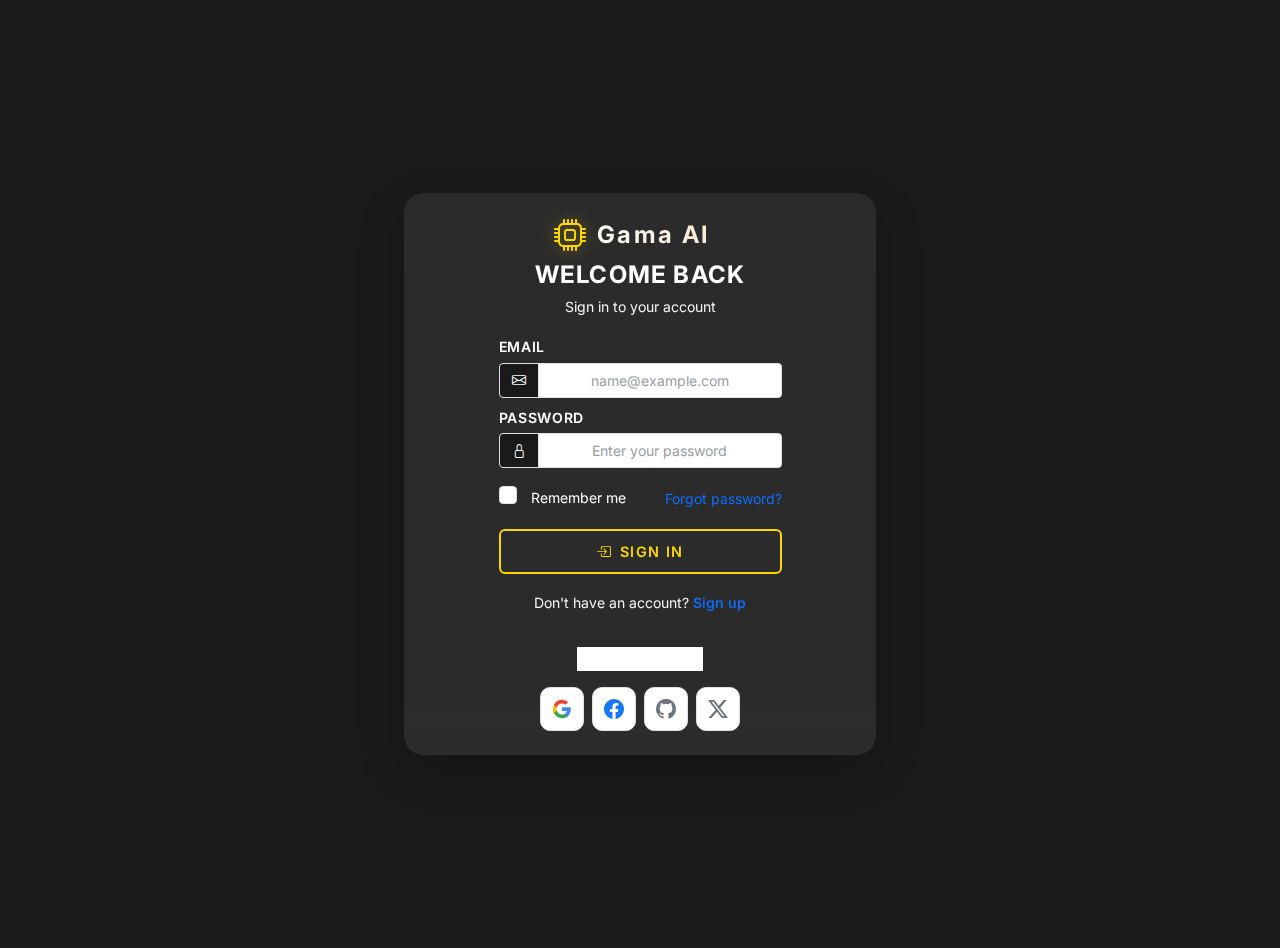
<file: login.html>
<!doctype html>
<html lang="en" data-bs-theme="light">
  <head>
    <meta charset="utf-8">
    <meta name="viewport" content="width=device-width, initial-scale=1">
    <title>Login - Gama AI</title>
    
    <!-- Favicon -->
    <link rel="icon" type="image/svg+xml" href="favicon.svg">
    <link rel="icon" type="image/png" sizes="32x32" href="favicon.svg">
    <link rel="icon" type="image/png" sizes="16x16" href="favicon.svg">
    <link rel="apple-touch-icon" sizes="180x180" href="favicon.svg">
    <link rel="manifest" href="site.webmanifest">
    <meta name="theme-color" content="#0A0A0A">
    <link rel="preconnect" href="https://fonts.googleapis.com">
    <link rel="preconnect" href="https://fonts.gstatic.com" crossorigin>
    <link href="https://fonts.googleapis.com/css2?family=Inter:wght@300;400;500;600;700;800;900&display=swap" rel="stylesheet">
    <link href="https://cdn.jsdelivr.net/npm/bootstrap@5.3.3/dist/css/bootstrap.min.css" rel="stylesheet">
    <link href="https://cdn.jsdelivr.net/npm/bootstrap-icons@1.11.3/font/bootstrap-icons.css" rel="stylesheet">
    <link rel="stylesheet" href="assets/css/styles.css">
  </head>
  <body class="bg-light">
    <div class="min-vh-100 d-flex align-items-center py-3 py-md-4">
      <div class="container">
        <div class="row justify-content-center">
          <div class="col-md-7 col-lg-5">
            <div class="card border-0 shadow-lg">
              <div class="card-body p-4 p-md-4">
                <div class="text-center mb-3">
                  <a href="index.html" class="navbar-brand d-flex align-items-center justify-content-center mb-2 text-decoration-none">
                    <i class="bi bi-cpu me-2 brand-icon fs-2"></i>
                    <span class="fw-bold fs-4 brand-name">Gama AI</span>
                  </a>
                  <h3 class="fw-bold mb-1 fs-4 page-title">Welcome Back</h3>
                  <p class="mb-0 small page-subtitle">Sign in to your account</p>
                </div>

                <form id="loginForm">
                  <div class="mb-2">
                    <label class="form-label small fw-semibold mb-1">Email</label>
                    <div class="input-group input-group-sm">
                      <span class="input-group-text bg-light"><i class="bi bi-envelope"></i></span>
                      <input type="email" class="form-control" placeholder="name@example.com" required>
                    </div>
                  </div>

                  <div class="mb-3">
                    <label class="form-label small fw-semibold mb-1">Password</label>
                    <div class="input-group input-group-sm">
                      <span class="input-group-text bg-light"><i class="bi bi-lock"></i></span>
                      <input type="password" class="form-control" placeholder="Enter your password" required>
                    </div>
                  </div>

                  <div class="d-flex justify-content-between align-items-center mb-3">
                    <div class="form-check form-check-sm">
                      <input class="form-check-input" type="checkbox" id="remember">
                      <label class="form-check-label small" for="remember">Remember me</label>
                    </div>
                    <a href="#" class="text-decoration-none small">Forgot password?</a>
                  </div>

                  <button type="submit" class="btn btn-primary w-100 mb-3">
                    <i class="bi bi-box-arrow-in-right me-2"></i>Sign In
                  </button>

                  <div class="text-center mb-3">
                    <p class="mb-0 small account-switch-text">Don't have an account? <a href="register.html" class="text-decoration-none fw-semibold link-text">Sign up</a></p>
                  </div>
                </form>

                <div class="divider my-3">
                  <span class="divider-text small">Or continue with</span>
                </div>

                <div class="d-flex justify-content-center align-items-center gap-2 flex-wrap">
                  <button class="btn btn-outline-secondary social-icon-btn" type="button" title="Sign in with Google" aria-label="Sign in with Google">
                    <svg width="20" height="20" viewBox="0 0 24 24" fill="none" xmlns="http://www.w3.org/2000/svg">
                      <path d="M22.56 12.25c0-.78-.07-1.53-.2-2.25H12v4.26h5.92c-.26 1.37-1.04 2.53-2.21 3.31v2.77h3.57c2.08-1.92 3.28-4.74 3.28-8.09z" fill="#4285F4"/>
                      <path d="M12 23c2.97 0 5.46-.98 7.28-2.66l-3.57-2.77c-.98.66-2.23 1.06-3.71 1.06-2.86 0-5.29-1.93-6.16-4.53H2.18v2.84C3.99 20.53 7.7 23 12 23z" fill="#34A853"/>
                      <path d="M5.84 14.09c-.22-.66-.35-1.36-.35-2.09s.13-1.43.35-2.09V7.07H2.18C1.43 8.55 1 10.22 1 12s.43 3.45 1.18 4.93l2.85-2.22.81-.62z" fill="#FBBC05"/>
                      <path d="M12 5.38c1.62 0 3.06.56 4.21 1.64l3.15-3.15C17.45 2.09 14.97 1 12 1 7.7 1 3.99 3.47 2.18 7.07l3.66 2.84c.87-2.6 3.3-4.53 6.16-4.53z" fill="#EA4335"/>
                    </svg>
                  </button>
                  <button class="btn btn-outline-secondary social-icon-btn" type="button" title="Sign in with Facebook" aria-label="Sign in with Facebook">
                    <svg width="20" height="20" viewBox="0 0 24 24" fill="none" xmlns="http://www.w3.org/2000/svg">
                      <path d="M24 12.073c0-6.627-5.373-12-12-12s-12 5.373-12 12c0 5.99 4.388 10.954 10.125 11.854v-8.385H7.078v-3.47h3.047V9.43c0-3.007 1.792-4.669 4.533-4.669 1.312 0 2.686.235 2.686.235v2.953H15.83c-1.491 0-1.956.925-1.956 1.874v2.25h3.328l-.532 3.47h-2.796v8.385C19.612 23.027 24 18.062 24 12.073z" fill="#1877F2"/>
                    </svg>
                  </button>
                  <button class="btn btn-outline-secondary social-icon-btn" type="button" title="Sign in with GitHub" aria-label="Sign in with GitHub">
                    <i class="bi bi-github"></i>
                  </button>
                  <button class="btn btn-outline-secondary social-icon-btn" type="button" title="Sign in with Twitter" aria-label="Sign in with Twitter">
                    <i class="bi bi-twitter-x"></i>
                  </button>
                </div>
              </div>
            </div>
          </div>
        </div>
      </div>
    </div>

    <script src="https://cdn.jsdelivr.net/npm/bootstrap@5.3.3/dist/js/bootstrap.bundle.min.js"></script>
    <script src="assets/js/main.js"></script>
    <script>
      document.getElementById('loginForm').addEventListener('submit', function(e) {
        e.preventDefault();
        const btn = this.querySelector('button[type="submit"]');
        btn.innerHTML = '<span class="spinner-border spinner-border-sm me-2"></span>Signing in...';
        btn.disabled = true;
        
        setTimeout(() => {
          btn.innerHTML = '<i class="bi bi-check-circle me-2"></i>Success!';
          btn.classList.remove('btn-primary');
          btn.classList.add('btn-success');
          
          setTimeout(() => {
            window.location.href = 'dashboard.html';
          }, 1000);
        }, 1500);
      });
    </script>
    <style>
      .divider {
        display: flex;
        align-items: center;
        justify-content: center;
        gap: 0.75rem;
      }
      .divider::before,
      .divider::after {
        content: '';
        flex: 1;
        border-bottom: 1px solid #e5e7eb;
      }
      .divider span {
        white-space: nowrap;
        padding: 0 0.5rem;
        background-color: #fff;
      }

      .divider-text {
        color: #6c757d !important;
        font-weight: 500;
      }

      [data-theme="light"] .divider-text,
      body.light-theme .divider-text {
        color: #6c757d !important;
      }

      [data-theme="dark"] .divider-text,
      body.dark-theme .divider-text {
        color: #adb5bd !important;
      }

      [data-theme="light"] .divider span,
      body.light-theme .divider span {
        background-color: #fff !important;
      }

      [data-theme="dark"] .divider span,
      body.dark-theme .divider span {
        background-color: #1a1a1a !important;
      }

      [data-theme="dark"] .divider::before,
      [data-theme="dark"] .divider::after,
      body.dark-theme .divider::before,
      body.dark-theme .divider::after {
        border-bottom-color: rgba(255, 255, 255, 0.1) !important;
      }

      /* Account switch text visibility */
      .account-switch-text {
        color: #6c757d !important;
      }

      [data-theme="light"] .account-switch-text,
      body.light-theme .account-switch-text {
        color: #6c757d !important;
      }

      [data-theme="dark"] .account-switch-text,
      body.dark-theme .account-switch-text {
        color: #adb5bd !important;
      }

      .link-text {
        color: #0d6efd !important;
      }

      [data-theme="light"] .link-text,
      body.light-theme .link-text {
        color: #0d6efd !important;
      }

      [data-theme="dark"] .link-text,
      body.dark-theme .link-text {
        color: #4dabf7 !important;
      }

      .link-text:hover {
        color: #0a58ca !important;
      }

      [data-theme="dark"] .link-text:hover,
      body.dark-theme .link-text:hover {
        color: #74c0fc !important;
      }

      /* Page title and subtitle visibility */
      .page-title {
        color: #212529 !important;
      }

      [data-theme="light"] .page-title,
      body.light-theme .page-title {
        color: #212529 !important;
      }

      [data-theme="dark"] .page-title,
      body.dark-theme .page-title {
        color: #f5f5f5 !important;
      }

      .page-subtitle {
        color: #6c757d !important;
      }

      [data-theme="light"] .page-subtitle,
      body.light-theme .page-subtitle {
        color: #6c757d !important;
      }

      [data-theme="dark"] .page-subtitle,
      body.dark-theme .page-subtitle {
        color: #adb5bd !important;
      }
      
      /* Compact form styles */
      .input-group-sm .form-control,
      .input-group-sm .input-group-text {
        font-size: 0.875rem;
        padding: 0.375rem 0.75rem;
      }
      
      .form-check-sm .form-check-input {
        width: 1.125rem;
        height: 1.125rem;
        margin-top: 0.125em;
      }
      
      .form-check-sm .form-check-label {
        font-size: 0.875rem;
        padding-left: 0.5rem;
      }
      
      /* Ensure no vertical scrolling on mobile */
      @media (max-height: 667px) {
        body {
          font-size: 0.9rem;
        }
        .card-body {
          padding: 1rem !important;
        }
        .btn {
          padding: 0.5rem;
        }
      }
      
      /* Very small screens */
      @media (max-height: 568px) {
        .mb-3 {
          margin-bottom: 0.75rem !important;
        }
        .mb-2 {
          margin-bottom: 0.5rem !important;
        }
      }
      
      /* Form labels - left aligned at top */
      .form-label {
        text-align: left !important;
        display: block;
        margin-bottom: 0.5rem;
        width: 100%;
      }
      
      form .mb-2 .form-label,
      form .mb-3 .form-label {
        text-align: left !important;
      }
      
      /* Social icon buttons - Horizontal small icons */
      .social-icon-btn {
        width: 44px;
        height: 44px;
        padding: 0;
        display: flex;
        align-items: center;
        justify-content: center;
        border-radius: 10px;
        border: 1.5px solid #dee2e6;
        background-color: #fff;
        transition: all 0.3s cubic-bezier(0.4, 0, 0.2, 1);
        position: relative;
        overflow: hidden;
      }

      .social-icon-btn::before {
        content: '';
        position: absolute;
        top: 0;
        left: -100%;
        width: 100%;
        height: 100%;
        background: linear-gradient(90deg, transparent, rgba(255, 255, 255, 0.3), transparent);
        transition: left 0.5s ease;
      }

      .social-icon-btn:hover::before {
        left: 100%;
      }
      
      .social-icon-btn svg {
        width: 20px;
        height: 20px;
        transition: transform 0.3s ease;
      }

      .social-icon-btn i {
        font-size: 1.25rem;
        transition: transform 0.3s ease;
      }

      .social-icon-btn:hover svg,
      .social-icon-btn:hover i {
        transform: scale(1.15);
      }
      
      .social-icon-btn:hover {
        background-color: #f8f9fa;
        border-color: #adb5bd;
        transform: translateY(-2px);
        box-shadow: 0 4px 12px rgba(0, 0, 0, 0.15);
      }

      .social-icon-btn:active {
        transform: translateY(0);
      }

      /* Specific colors for each social button */
      .social-icon-btn:hover svg path[fill="#4285F4"],
      .social-icon-btn:hover svg path[fill="#34A853"],
      .social-icon-btn:hover svg path[fill="#FBBC05"],
      .social-icon-btn:hover svg path[fill="#EA4335"] {
        filter: brightness(1.1);
      }

      .social-icon-btn:hover svg path[fill="#1877F2"] {
        filter: brightness(1.1);
      }

      .social-icon-btn:has(i.bi-github):hover {
        background-color: #24292e;
        border-color: #24292e;
        color: #fff;
      }

      .social-icon-btn:has(i.bi-twitter-x):hover {
        background-color: #1DA1F2;
        border-color: #1DA1F2;
        color: #fff;
      }
      
      /* Placeholder visibility */
      .form-control::placeholder {
        color: #6c757d !important;
        opacity: 0.7 !important;
      }
      
      .input-group .form-control::placeholder {
        color: #6c757d !important;
        opacity: 0.7 !important;
      }
    </style>
  </body>
</html>
</file>
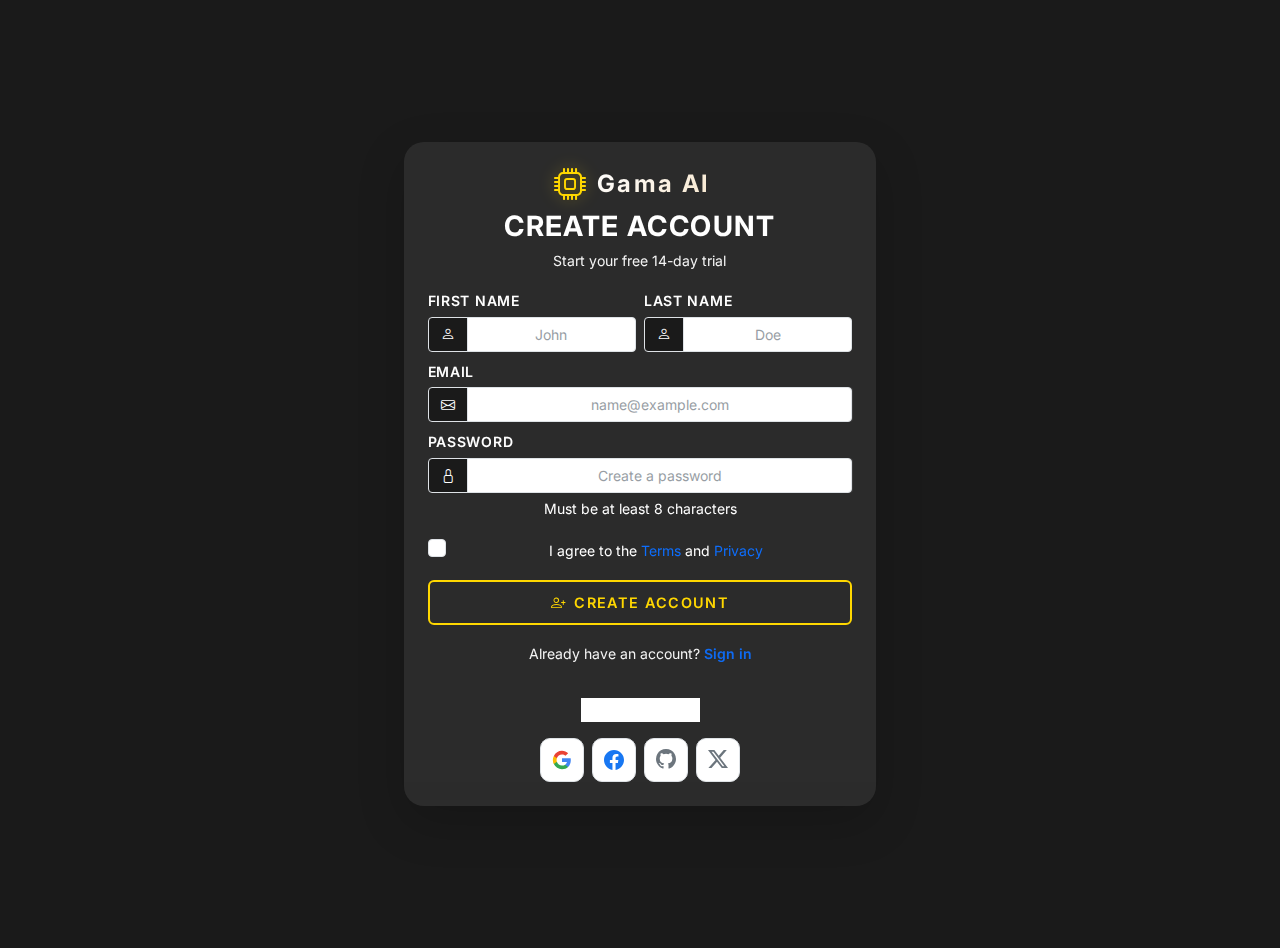
<file: register.html>
<!doctype html>
<html lang="en" data-bs-theme="light">
  <head>
    <meta charset="utf-8">
    <meta name="viewport" content="width=device-width, initial-scale=1">
    <title>Sign Up - Gama AI</title>
    
    <!-- Favicon -->
    <link rel="icon" type="image/svg+xml" href="favicon.svg">
    <link rel="icon" type="image/png" sizes="32x32" href="favicon.svg">
    <link rel="icon" type="image/png" sizes="16x16" href="favicon.svg">
    <link rel="apple-touch-icon" sizes="180x180" href="favicon.svg">
    <link rel="manifest" href="site.webmanifest">
    <meta name="theme-color" content="#0A0A0A">
    <link rel="preconnect" href="https://fonts.googleapis.com">
    <link rel="preconnect" href="https://fonts.gstatic.com" crossorigin>
    <link href="https://fonts.googleapis.com/css2?family=Inter:wght@300;400;500;600;700;800;900&display=swap" rel="stylesheet">
    <link href="https://cdn.jsdelivr.net/npm/bootstrap@5.3.3/dist/css/bootstrap.min.css" rel="stylesheet">
    <link href="https://cdn.jsdelivr.net/npm/bootstrap-icons@1.11.3/font/bootstrap-icons.css" rel="stylesheet">
    <link rel="stylesheet" href="assets/css/styles.css">
  </head>
  <body class="bg-light">
    <div class="min-vh-100 d-flex align-items-center py-3 py-md-4">
      <div class="container">
        <div class="row justify-content-center">
          <div class="col-md-7 col-lg-5">
            <div class="card border-0 shadow-lg">
              <div class="card-body p-4 p-md-4">
                <div class="text-center mb-3">
                  <a href="index.html" class="navbar-brand d-flex align-items-center justify-content-center mb-2 text-decoration-none">
                    <i class="bi bi-cpu me-2 brand-icon fs-2"></i>
                    <span class="fw-bold fs-4 brand-name">Gama AI</span>
                  </a>
                  <h2 class="fw-bold mb-1 fs-3 page-title">Create Account</h2>
                  <p class="mb-0 small page-subtitle">Start your free 14-day trial</p>
                </div>

                <form id="registerForm">
                  <div class="row g-2 mb-2">
                    <div class="col-md-6">
                      <label class="form-label small fw-semibold mb-1">First Name</label>
                      <div class="input-group input-group-sm">
                        <span class="input-group-text bg-light"><i class="bi bi-person"></i></span>
                        <input type="text" class="form-control" placeholder="John" required>
                      </div>
                    </div>
                    <div class="col-md-6">
                      <label class="form-label small fw-semibold mb-1">Last Name</label>
                      <div class="input-group input-group-sm">
                        <span class="input-group-text bg-light"><i class="bi bi-person"></i></span>
                        <input type="text" class="form-control" placeholder="Doe" required>
                      </div>
                    </div>
                  </div>

                  <div class="mb-2">
                    <label class="form-label small fw-semibold mb-1">Email</label>
                    <div class="input-group input-group-sm">
                      <span class="input-group-text bg-light"><i class="bi bi-envelope"></i></span>
                      <input type="email" class="form-control" placeholder="name@example.com" required>
                    </div>
                  </div>

                  <div class="mb-3">
                    <label class="form-label small fw-semibold mb-1">Password</label>
                    <div class="input-group input-group-sm">
                      <span class="input-group-text bg-light"><i class="bi bi-lock"></i></span>
                      <input type="password" class="form-control" placeholder="Create a password" required>
                    </div>
                    <div class="form-text small">Must be at least 8 characters</div>
                  </div>

                  <div class="form-check form-check-sm mb-3">
                    <input class="form-check-input" type="checkbox" id="terms" required>
                    <label class="form-check-label small" for="terms">
                      I agree to the <a href="#" class="text-decoration-none">Terms</a> and <a href="#" class="text-decoration-none">Privacy</a>
                    </label>
                  </div>

                  <button type="submit" class="btn btn-primary w-100 mb-3">
                    <i class="bi bi-person-plus me-2"></i>Create Account
                  </button>

                  <div class="text-center mb-3">
                    <p class="mb-0 small account-switch-text">Already have an account? <a href="login.html" class="text-decoration-none fw-semibold link-text">Sign in</a></p>
                  </div>
                </form>

                <div class="divider my-3">
                  <span class="divider-text small">Or sign up with</span>
                </div>

                <div class="d-flex justify-content-center align-items-center gap-2 flex-wrap">
                  <button class="btn btn-outline-secondary social-icon-btn" type="button" title="Sign up with Google" aria-label="Sign up with Google">
                    <svg width="20" height="20" viewBox="0 0 24 24" fill="none" xmlns="http://www.w3.org/2000/svg">
                      <path d="M22.56 12.25c0-.78-.07-1.53-.2-2.25H12v4.26h5.92c-.26 1.37-1.04 2.53-2.21 3.31v2.77h3.57c2.08-1.92 3.28-4.74 3.28-8.09z" fill="#4285F4"/>
                      <path d="M12 23c2.97 0 5.46-.98 7.28-2.66l-3.57-2.77c-.98.66-2.23 1.06-3.71 1.06-2.86 0-5.29-1.93-6.16-4.53H2.18v2.84C3.99 20.53 7.7 23 12 23z" fill="#34A853"/>
                      <path d="M5.84 14.09c-.22-.66-.35-1.36-.35-2.09s.13-1.43.35-2.09V7.07H2.18C1.43 8.55 1 10.22 1 12s.43 3.45 1.18 4.93l2.85-2.22.81-.62z" fill="#FBBC05"/>
                      <path d="M12 5.38c1.62 0 3.06.56 4.21 1.64l3.15-3.15C17.45 2.09 14.97 1 12 1 7.7 1 3.99 3.47 2.18 7.07l3.66 2.84c.87-2.6 3.3-4.53 6.16-4.53z" fill="#EA4335"/>
                    </svg>
                  </button>
                  <button class="btn btn-outline-secondary social-icon-btn" type="button" title="Sign up with Facebook" aria-label="Sign up with Facebook">
                    <svg width="20" height="20" viewBox="0 0 24 24" fill="none" xmlns="http://www.w3.org/2000/svg">
                      <path d="M24 12.073c0-6.627-5.373-12-12-12s-12 5.373-12 12c0 5.99 4.388 10.954 10.125 11.854v-8.385H7.078v-3.47h3.047V9.43c0-3.007 1.792-4.669 4.533-4.669 1.312 0 2.686.235 2.686.235v2.953H15.83c-1.491 0-1.956.925-1.956 1.874v2.25h3.328l-.532 3.47h-2.796v8.385C19.612 23.027 24 18.062 24 12.073z" fill="#1877F2"/>
                    </svg>
                  </button>
                  <button class="btn btn-outline-secondary social-icon-btn" type="button" title="Sign up with GitHub" aria-label="Sign up with GitHub">
                    <i class="bi bi-github"></i>
                  </button>
                  <button class="btn btn-outline-secondary social-icon-btn" type="button" title="Sign up with Twitter" aria-label="Sign up with Twitter">
                    <i class="bi bi-twitter-x"></i>
                  </button>
                </div>
              </div>
            </div>
          </div>
        </div>
      </div>
    </div>

    <script src="https://cdn.jsdelivr.net/npm/bootstrap@5.3.3/dist/js/bootstrap.bundle.min.js"></script>
    <script src="assets/js/main.js"></script>
    <script>
      document.getElementById('registerForm').addEventListener('submit', function(e) {
        e.preventDefault();
        const btn = this.querySelector('button[type="submit"]');
        btn.innerHTML = '<span class="spinner-border spinner-border-sm me-2"></span>Creating...';
        btn.disabled = true;
        
        setTimeout(() => {
          btn.innerHTML = '<i class="bi bi-check-circle me-2"></i>Success!';
          btn.classList.remove('btn-primary');
          btn.classList.add('btn-success');
          
          setTimeout(() => {
            window.location.href = 'login.html';
          }, 1000);
        }, 1500);
      });
    </script>
    <style>
      .divider {
        display: flex;
        align-items: center;
        justify-content: center;
        gap: 0.75rem;
      }
      .divider::before,
      .divider::after {
        content: '';
        flex: 1;
        border-bottom: 1px solid #e5e7eb;
      }
      .divider span {
        white-space: nowrap;
        padding: 0 0.5rem;
        background-color: #fff;
      }

      .divider-text {
        color: #6c757d !important;
        font-weight: 500;
      }

      [data-theme="light"] .divider-text,
      body.light-theme .divider-text {
        color: #6c757d !important;
      }

      [data-theme="dark"] .divider-text,
      body.dark-theme .divider-text {
        color: #adb5bd !important;
      }

      [data-theme="light"] .divider span,
      body.light-theme .divider span {
        background-color: #fff !important;
      }

      [data-theme="dark"] .divider span,
      body.dark-theme .divider span {
        background-color: #1a1a1a !important;
      }

      [data-theme="dark"] .divider::before,
      [data-theme="dark"] .divider::after,
      body.dark-theme .divider::before,
      body.dark-theme .divider::after {
        border-bottom-color: rgba(255, 255, 255, 0.1) !important;
      }

      /* Account switch text visibility */
      .account-switch-text {
        color: #6c757d !important;
      }

      [data-theme="light"] .account-switch-text,
      body.light-theme .account-switch-text {
        color: #6c757d !important;
      }

      [data-theme="dark"] .account-switch-text,
      body.dark-theme .account-switch-text {
        color: #adb5bd !important;
      }

      .link-text {
        color: #0d6efd !important;
      }

      [data-theme="light"] .link-text,
      body.light-theme .link-text {
        color: #0d6efd !important;
      }

      [data-theme="dark"] .link-text,
      body.dark-theme .link-text {
        color: #4dabf7 !important;
      }

      .link-text:hover {
        color: #0a58ca !important;
      }

      [data-theme="dark"] .link-text:hover,
      body.dark-theme .link-text:hover {
        color: #74c0fc !important;
      }

      /* Page title and subtitle visibility */
      .page-title {
        color: #212529 !important;
      }

      [data-theme="light"] .page-title,
      body.light-theme .page-title {
        color: #212529 !important;
      }

      [data-theme="dark"] .page-title,
      body.dark-theme .page-title {
        color: #f5f5f5 !important;
      }

      .page-subtitle {
        color: #6c757d !important;
      }

      [data-theme="light"] .page-subtitle,
      body.light-theme .page-subtitle {
        color: #6c757d !important;
      }

      [data-theme="dark"] .page-subtitle,
      body.dark-theme .page-subtitle {
        color: #adb5bd !important;
      }
      
      /* Compact form styles */
      .input-group-sm .form-control,
      .input-group-sm .input-group-text {
        font-size: 0.875rem;
        padding: 0.375rem 0.75rem;
      }
      
      .form-check-sm .form-check-input {
        width: 1.125rem;
        height: 1.125rem;
        margin-top: 0.125em;
      }
      
      .form-check-sm .form-check-label {
        font-size: 0.875rem;
        padding-left: 0.5rem;
      }
      
      /* Ensure no vertical scrolling on mobile */
      @media (max-height: 667px) {
        body {
          font-size: 0.9rem;
        }
        .card-body {
          padding: 1rem !important;
        }
        .btn {
          padding: 0.5rem;
        }
      }
      
      /* Very small screens */
      @media (max-height: 568px) {
        .mb-3 {
          margin-bottom: 0.75rem !important;
        }
        .mb-2 {
          margin-bottom: 0.5rem !important;
        }
      }
      
      /* Form labels - left aligned at top */
      .form-label {
        text-align: left !important;
        display: block;
        margin-bottom: 0.5rem;
        width: 100%;
      }
      
      form .mb-2 .form-label,
      form .mb-3 .form-label {
        text-align: left !important;
      }
      
      /* Social icon buttons - Horizontal small icons */
      .social-icon-btn {
        width: 44px;
        height: 44px;
        padding: 0;
        display: flex;
        align-items: center;
        justify-content: center;
        border-radius: 10px;
        border: 1.5px solid #dee2e6;
        background-color: #fff;
        transition: all 0.3s cubic-bezier(0.4, 0, 0.2, 1);
        position: relative;
        overflow: hidden;
      }

      .social-icon-btn::before {
        content: '';
        position: absolute;
        top: 0;
        left: -100%;
        width: 100%;
        height: 100%;
        background: linear-gradient(90deg, transparent, rgba(255, 255, 255, 0.3), transparent);
        transition: left 0.5s ease;
      }

      .social-icon-btn:hover::before {
        left: 100%;
      }
      
      .social-icon-btn svg {
        width: 20px;
        height: 20px;
        transition: transform 0.3s ease;
      }

      .social-icon-btn i {
        font-size: 1.25rem;
        transition: transform 0.3s ease;
      }

      .social-icon-btn:hover svg,
      .social-icon-btn:hover i {
        transform: scale(1.15);
      }
      
      .social-icon-btn:hover {
        background-color: #f8f9fa;
        border-color: #adb5bd;
        transform: translateY(-2px);
        box-shadow: 0 4px 12px rgba(0, 0, 0, 0.15);
      }

      .social-icon-btn:active {
        transform: translateY(0);
      }

      /* Specific colors for each social button */
      .social-icon-btn:hover svg path[fill="#4285F4"],
      .social-icon-btn:hover svg path[fill="#34A853"],
      .social-icon-btn:hover svg path[fill="#FBBC05"],
      .social-icon-btn:hover svg path[fill="#EA4335"] {
        filter: brightness(1.1);
      }

      .social-icon-btn:hover svg path[fill="#1877F2"] {
        filter: brightness(1.1);
      }

      .social-icon-btn:has(i.bi-github):hover {
        background-color: #24292e;
        border-color: #24292e;
        color: #fff;
      }

      .social-icon-btn:has(i.bi-twitter-x):hover {
        background-color: #1DA1F2;
        border-color: #1DA1F2;
        color: #fff;
      }
    </style>
  </body>
</html>
</file>
<file: assets/css/styles.css>
/* ============================================
   GAMA AI - Premium Design System
   Color Palette:
   - Deep Obsidian Black: #0A0A0A
   - Platinum Gradient: #D9D9D9 → #E6E6E6
   - Liquid Gold: #FFD700
   - Warm Champagne: #F7E7CE → #F1E6D2
   ============================================ */

:root {
  /* Dark Theme Colors (Improved Readability) */
  --obsidian-black: #0F0F0F;
  --obsidian-dark: #1A1A1A;
  --obsidian-light: #252525;
  --platinum-start: #FFFFFF;
  --platinum-end: #FFFFFF;
  --liquid-gold: #FFD700;
  --gold-dark: #FFC700;
  --gold-light: #FFE44D;
  --champagne-start: #F7E7CE;
  --champagne-end: #F1E6D2;
  --glass-bg: rgba(255, 255, 255, 0.08);
  --glass-border: rgba(255, 255, 255, 0.15);
  --gold-glow: rgba(255, 215, 0, 0.3);
  
  /* Light Theme Colors */
  --light-bg: #FFFFFF;
  --light-surface: #F8F9FA;
  --light-surface-elevated: #FFFFFF;
  --light-text-primary: #000000;
  --light-text-secondary: #000000;
  --light-border: rgba(0, 0, 0, 0.1);
  --light-glass-bg: rgba(0, 0, 0, 0.03);
  --light-glass-border: rgba(0, 0, 0, 0.08);
}

* {
  margin: 0;
  padding: 0;
  box-sizing: border-box;
}

*,
*::before,
*::after {
  box-sizing: inherit;
}

html {
  scroll-behavior: smooth;
  -webkit-text-size-adjust: 100%;
  -ms-text-size-adjust: 100%;
  width: 100%;
  overflow-x: hidden;
}

body {
  font-family: 'Inter', -apple-system, BlinkMacSystemFont, 'Segoe UI', sans-serif;
  line-height: 1.7;
  background-color: var(--obsidian-black);
  color: #FFFFFF;
  overflow-x: hidden;
  width: 100%;
  max-width: 100vw;
  position: relative;
  transition: background-color 0.3s ease, color 0.3s ease;
}

/* Improved text readability - Dark theme white text */
p, .lead, .text-muted {
  color: #FFFFFF;
  opacity: 0.95;
  line-height: 1.8;
}

h1, h2, h3, h4, h5, h6 {
  color: #FFFFFF;
  font-weight: 700;
  letter-spacing: 0.02em;
}

  /* Light Theme Support - Comprehensive - Black text */
[data-theme="light"] body,
body.light-theme {
  background-color: var(--light-bg);
  color: #000000;
}

[data-theme="light"] p,
[data-theme="light"] .lead,
[data-theme="light"] .text-muted,
body.light-theme p,
body.light-theme .lead,
body.light-theme .text-muted {
  color: #000000;
  opacity: 1;
}

[data-theme="light"] h1,
[data-theme="light"] h2,
[data-theme="light"] h3,
[data-theme="light"] h4,
[data-theme="light"] h5,
[data-theme="light"] h6,
body.light-theme h1,
body.light-theme h2,
body.light-theme h3,
body.light-theme h4,
body.light-theme h5,
body.light-theme h6 {
  color: #000000;
}

/* Light Theme - All Text Elements */
[data-theme="light"] *,
body.light-theme * {
  color: inherit;
}

[data-theme="light"] .section-title,
body.light-theme .section-title {
  color: #000000 !important;
  background: linear-gradient(135deg, #000000, #333333);
  -webkit-background-clip: text;
  -webkit-text-fill-color: transparent;
  background-clip: text;
}

[data-theme="light"] .section-subtitle,
body.light-theme .section-subtitle {
  color: #000000 !important;
  opacity: 1;
}

[data-theme="light"] .hero-title,
[data-theme="light"] .hero-subtitle,
[data-theme="light"] .hero-description,
body.light-theme .hero-title,
body.light-theme .hero-subtitle,
body.light-theme .hero-description {
  color: #000000 !important;
}

[data-theme="light"] .feature-title,
[data-theme="light"] .feature-description,
body.light-theme .feature-title,
body.light-theme .feature-description {
  color: #000000 !important;
}

[data-theme="light"] .tool-title,
[data-theme="light"] .tool-description,
body.light-theme .tool-title,
body.light-theme .tool-description {
  color: #000000 !important;
}

/* Logo/Brand should keep gradient in all themes - DO NOT CHANGE */
[data-theme="light"] .navbar-brand,
body.light-theme .navbar-brand {
  /* Keep brand styling unchanged */
}

[data-theme="light"] .brand-name,
body.light-theme .brand-name {
  /* Keep gradient - do not override */
  background: linear-gradient(135deg, var(--platinum-end), var(--champagne-start)) !important;
  -webkit-background-clip: text !important;
  -webkit-text-fill-color: transparent !important;
  background-clip: text !important;
}

[data-theme="light"] .brand-icon,
body.light-theme .brand-icon {
  /* Keep gold color */
  color: var(--liquid-gold) !important;
}

[data-theme="light"] .glass-card,
body.light-theme .glass-card {
  background: var(--light-glass-bg);
  border-color: var(--light-glass-border);
  color: #000000;
}

[data-theme="light"] .glass-card *,
body.light-theme .glass-card * {
  color: #000000;
}

[data-theme="light"] .card,
body.light-theme .card {
  background-color: var(--light-surface-elevated);
  color: #000000;
}

[data-theme="light"] .card-body,
body.light-theme .card-body {
  color: #000000;
}

[data-theme="light"] .card-body *,
body.light-theme .card-body * {
  color: #000000;
}

[data-theme="light"] .navbar,
body.light-theme .navbar {
  background: rgba(255, 255, 255, 0.95) !important;
  border-bottom-color: var(--light-border);
}

[data-theme="light"] .navbar .nav-link,
body.light-theme .navbar .nav-link {
  color: #000000 !important;
}

[data-theme="light"] .navbar .nav-link:hover,
body.light-theme .navbar .nav-link:hover {
  color: var(--liquid-gold) !important;
}

[data-theme="light"] .footer-premium,
body.light-theme .footer-premium {
  background: var(--light-surface) !important;
  border-top-color: var(--light-border);
}

[data-theme="light"] .footer-heading,
[data-theme="light"] .footer-link,
[data-theme="light"] .footer-description,
body.light-theme .footer-heading,
body.light-theme .footer-link,
body.light-theme .footer-description {
  color: var(--light-text-secondary) !important;
}

[data-theme="light"] .footer-link:hover,
body.light-theme .footer-link:hover {
  color: var(--liquid-gold) !important;
}

[data-theme="light"] .pricing-card,
body.light-theme .pricing-card {
  background-color: var(--light-surface-elevated);
  color: var(--light-text-primary);
}

[data-theme="light"] .pricing-card h5,
[data-theme="light"] .pricing-card .display-4,
body.light-theme .pricing-card h5,
body.light-theme .pricing-card .display-4 {
  color: var(--light-text-primary) !important;
}

[data-theme="light"] .pricing-card ul li,
body.light-theme .pricing-card ul li {
  color: var(--light-text-secondary) !important;
}

[data-theme="light"] .section-badge,
body.light-theme .section-badge {
  background: rgba(255, 215, 0, 0.1);
  border-color: rgba(255, 215, 0, 0.3);
  color: var(--liquid-gold);
}

[data-theme="light"] .badge,
body.light-theme .badge {
  color: var(--light-text-primary);
}

[data-theme="light"] .btn-outline-primary,
body.light-theme .btn-outline-primary {
  border-color: var(--light-text-secondary);
  color: var(--light-text-primary);
}

[data-theme="light"] .btn-outline-primary:hover,
body.light-theme .btn-outline-primary:hover {
  background-color: var(--light-text-primary);
  color: var(--light-bg);
}

/* Light Theme - Additional Elements */
[data-theme="light"] .list-unstyled li,
body.light-theme .list-unstyled li {
  color: var(--light-text-secondary);
}

[data-theme="light"] .accordion-body,
body.light-theme .accordion-body {
  color: var(--light-text-secondary);
}

[data-theme="light"] .form-label,
body.light-theme .form-label {
  color: var(--light-text-primary);
}

[data-theme="light"] .form-control,
body.light-theme .form-control {
  background-color: var(--light-surface-elevated);
  border-color: var(--light-border);
  color: var(--light-text-primary);
}

[data-theme="light"] .form-control::placeholder,
body.light-theme .form-control::placeholder {
  color: var(--light-text-secondary);
  opacity: 0.6;
}

[data-theme="light"] .input-group-text,
body.light-theme .input-group-text {
  background-color: var(--light-surface);
  border-color: var(--light-border);
  color: var(--light-text-secondary);
}

[data-theme="light"] .dropdown-menu,
body.light-theme .dropdown-menu {
  background-color: var(--light-surface-elevated);
  border-color: var(--light-border);
}

[data-theme="light"] .dropdown-item,
body.light-theme .dropdown-item {
  color: var(--light-text-primary);
}

[data-theme="light"] .dropdown-item:hover,
body.light-theme .dropdown-item:hover {
  background-color: var(--light-surface);
  color: var(--light-text-primary);
}

[data-theme="light"] .social-link,
body.light-theme .social-link {
  border-color: var(--light-border);
  color: var(--light-text-secondary);
}

[data-theme="light"] .social-link:hover,
body.light-theme .social-link:hover {
  border-color: var(--liquid-gold);
  color: var(--liquid-gold);
}

/* Ensure all text in light theme is visible */
[data-theme="light"] span,
[data-theme="light"] div,
[data-theme="light"] a:not(.btn):not(.nav-link):not(.footer-link),
body.light-theme span,
body.light-theme div,
body.light-theme a:not(.btn):not(.nav-link):not(.footer-link) {
  color: inherit;
}

[data-theme="light"] a:not(.btn):not(.nav-link):not(.footer-link):not(.social-link),
body.light-theme a:not(.btn):not(.nav-link):not(.footer-link):not(.social-link) {
  color: var(--liquid-gold);
}

[data-theme="light"] a:not(.btn):not(.nav-link):not(.footer-link):not(.social-link):hover,
body.light-theme a:not(.btn):not(.nav-link):not(.footer-link):not(.social-link):hover {
  color: var(--gold-dark);
}

/* Comprehensive Light Theme Override - Ensure all text is black */
[data-theme="light"],
body.light-theme {
  --platinum-start: #000000;
  --platinum-end: #000000;
}

[data-theme="light"] .section-title,
[data-theme="light"] .hero-title,
[data-theme="light"] .feature-title,
[data-theme="light"] .tool-title,
[data-theme="light"] h1,
[data-theme="light"] h2,
[data-theme="light"] h3,
[data-theme="light"] h4,
[data-theme="light"] h5,
[data-theme="light"] h6,
body.light-theme .section-title,
body.light-theme .hero-title,
body.light-theme .feature-title,
body.light-theme .tool-title,
body.light-theme h1,
body.light-theme h2,
body.light-theme h3,
body.light-theme h4,
body.light-theme h5,
body.light-theme h6 {
  color: #000000 !important;
}

[data-theme="light"] p,
[data-theme="light"] span:not(.badge):not(.btn-text):not(.brand-name),
[data-theme="light"] div:not(.btn):not(.card):not(.glass-card):not(.navbar):not(.footer),
[data-theme="light"] li,
body.light-theme p,
body.light-theme span:not(.badge):not(.btn-text):not(.brand-name),
body.light-theme div:not(.btn):not(.card):not(.glass-card):not(.navbar):not(.footer),
body.light-theme li {
  color: #000000 !important;
}

[data-theme="light"] .text-white,
body.light-theme .text-white {
  color: #000000 !important;
}

[data-theme="light"] .text-dark,
body.light-theme .text-dark {
  color: #000000 !important;
}

/* Force visibility for all text elements in light theme */
[data-theme="light"] .display-5,
[data-theme="light"] .display-4,
[data-theme="light"] .lead,
body.light-theme .display-5,
body.light-theme .display-4,
body.light-theme .lead {
  color: var(--light-text-primary) !important;
}

[data-theme="light"] small,
[data-theme="light"] .small,
body.light-theme small,
body.light-theme .small {
  color: var(--light-text-secondary) !important;
}

/* Override any remaining dark text colors - but preserve logo */
[data-theme="light"] *:not(.brand-name):not(.brand-icon):not(.navbar-brand) {
  --platinum-start: #000000;
  --platinum-end: #000000;
}

/* Global text color rules - Dark theme: white, Light theme: black */
/* Preserve logo gradient in all themes */
.brand-name {
  background: linear-gradient(135deg, var(--platinum-end), var(--champagne-start)) !important;
  -webkit-background-clip: text !important;
  -webkit-text-fill-color: transparent !important;
  background-clip: text !important;
}

.brand-icon {
  color: var(--liquid-gold) !important;
}

/* Dark theme - all text white */
body:not([data-theme="light"]):not(.light-theme) p,
body:not([data-theme="light"]):not(.light-theme) span:not(.brand-name):not(.badge),
body:not([data-theme="light"]):not(.light-theme) div:not(.btn):not(.badge):not(.brand-name),
body:not([data-theme="light"]):not(.light-theme) h1,
body:not([data-theme="light"]):not(.light-theme) h2,
body:not([data-theme="light"]):not(.light-theme) h3,
body:not([data-theme="light"]):not(.light-theme) h4,
body:not([data-theme="light"]):not(.light-theme) h5,
body:not([data-theme="light"]):not(.light-theme) h6,
body:not([data-theme="light"]):not(.light-theme) li,
body:not([data-theme="light"]):not(.light-theme) td,
body:not([data-theme="light"]):not(.light-theme) th,
body:not([data-theme="light"]):not(.light-theme) label {
  color: #FFFFFF !important;
}

/* Light theme - all text black */
[data-theme="light"] p,
body.light-theme p,
[data-theme="light"] span:not(.brand-name):not(.badge),
body.light-theme span:not(.brand-name):not(.badge),
[data-theme="light"] div:not(.btn):not(.badge):not(.brand-name),
body.light-theme div:not(.btn):not(.badge):not(.brand-name),
[data-theme="light"] h1,
body.light-theme h1,
[data-theme="light"] h2,
body.light-theme h2,
[data-theme="light"] h3,
body.light-theme h3,
[data-theme="light"] h4,
body.light-theme h4,
[data-theme="light"] h5,
body.light-theme h5,
[data-theme="light"] h6,
body.light-theme h6,
[data-theme="light"] li,
body.light-theme li,
[data-theme="light"] td,
body.light-theme td,
[data-theme="light"] th,
body.light-theme th,
[data-theme="light"] label,
body.light-theme label {
  color: #000000 !important;
}

/* Ensure cards and containers have proper backgrounds */
[data-theme="light"] .card,
[data-theme="light"] .glass-card,
body.light-theme .card,
body.light-theme .glass-card {
  background-color: var(--light-surface-elevated) !important;
  border-color: var(--light-border) !important;
}

[data-theme="light"] .card-body,
body.light-theme .card-body {
  background-color: transparent !important;
}

/* Theme Switcher Button */
.theme-switcher-btn {
  background: rgba(255, 255, 255, 0.1);
  backdrop-filter: blur(10px);
  border: 1.5px solid rgba(255, 215, 0, 0.3);
  border-radius: 50%;
  width: 45px;
  height: 45px;
  display: flex;
  align-items: center;
  justify-content: center;
  color: var(--liquid-gold);
  font-size: 1.2rem;
  cursor: pointer;
  transition: all 0.3s ease;
  position: relative;
  z-index: 1000;
}

.theme-switcher-btn:hover {
  background: rgba(255, 215, 0, 0.15);
  border-color: var(--liquid-gold);
  transform: scale(1.1) rotate(15deg);
  box-shadow: 0 4px 12px rgba(255, 215, 0, 0.3);
}

[data-theme="light"] .theme-switcher-btn,
body.light-theme .theme-switcher-btn {
  background: rgba(0, 0, 0, 0.05);
  border-color: rgba(0, 0, 0, 0.15);
  color: var(--liquid-gold);
}

[data-theme="light"] .theme-switcher-btn:hover,
body.light-theme .theme-switcher-btn:hover {
  background: rgba(255, 215, 0, 0.1);
  border-color: var(--liquid-gold);
}

.container {
  width: 100%;
  max-width: 1200px;
  margin-left: auto;
  margin-right: auto;
  padding-left: 1rem;
  padding-right: 1rem;
  box-sizing: border-box;
}

/* Container Variations for Visual Distinction */
.container-narrow {
  max-width: 900px;
  position: relative;
}

.container-narrow::before,
.container-narrow::after {
  content: '';
  position: absolute;
  left: 50%;
  transform: translateX(-50%);
  width: 60px;
  height: 2px;
  background: linear-gradient(90deg, transparent, rgba(255, 215, 0, 0.4), transparent);
  border-radius: 1px;
}

.container-narrow::before {
  top: -1.5rem;
}

.container-narrow::after {
  bottom: -1.5rem;
}

.container-wide {
  max-width: 1400px;
  position: relative;
}

.container-wide::before {
  content: '';
  position: absolute;
  top: -2rem;
  left: 50%;
  transform: translateX(-50%);
  width: 120px;
  height: 3px;
  background: linear-gradient(90deg, transparent, rgba(255, 215, 0, 0.5), transparent);
  border-radius: 2px;
}

.container-full {
  max-width: 100%;
  padding-left: 2rem;
  padding-right: 2rem;
  position: relative;
}

.container-full::before {
  content: '';
  position: absolute;
  top: -2rem;
  left: 0;
  right: 0;
  height: 1px;
  background: linear-gradient(90deg, transparent, rgba(255, 215, 0, 0.3), transparent);
}

/* Section-Specific Container Styles */
.features-section .container {
  position: relative;
}

.features-section .container::before {
  content: '';
  position: absolute;
  top: -2rem;
  left: 50%;
  transform: translateX(-50%);
  width: 100px;
  height: 4px;
  background: linear-gradient(90deg, transparent, rgba(255, 215, 0, 0.5), transparent);
  border-radius: 2px;
}

.tools-section .container {
  position: relative;
}

.tools-section .container::after {
  content: '';
  position: absolute;
  bottom: -2rem;
  left: 50%;
  transform: translateX(-50%);
  width: 100px;
  height: 4px;
  background: linear-gradient(90deg, transparent, rgba(255, 215, 0, 0.5), transparent);
  border-radius: 2px;
}

/* Ensure all media elements fit properly */
img,
video,
iframe,
embed,
object {
  max-width: 100%;
  height: auto;
  display: block;
}

/* Prevent horizontal scroll on sections */
section {
  max-width: 100%;
  overflow-x: hidden;
}

/* Typography */
h1, h2, h3, h4, h5, h6 {
  font-family: 'Inter', sans-serif;
  font-weight: 700;
  text-transform: uppercase;
  letter-spacing: 0.05em;
  color: var(--platinum-end);
}

.hero-title,
.section-title {
  font-weight: 800;
  letter-spacing: 0.1em;
}

.hero-subtitle,
.section-subtitle {
  font-family: 'Lora', serif;
  font-style: italic;
  font-weight: 400;
  text-transform: none;
  background: linear-gradient(135deg, var(--platinum-start), var(--champagne-start));
  -webkit-background-clip: text;
  -webkit-text-fill-color: transparent;
  background-clip: text;
}

/* Navbar */
.navbar {
  background: rgba(10, 10, 10, 0.8) !important;
  backdrop-filter: blur(20px);
  border-bottom: 1px solid rgba(255, 255, 255, 0.05);
  transition: all 0.3s ease;
  padding: 0.5rem 0;
  z-index: 1030;
}

.navbar .container {
  display: flex;
  align-items: center;
  flex-wrap: wrap;
  gap: 0;
  height: 100%;
}

.navbar .container > * {
  display: flex;
  align-items: center;
}

@media (min-width: 992px) {
  .navbar .container {
    justify-content: space-between;
    flex-wrap: nowrap;
    align-items: center;
    gap: 0.5rem;
  }

  .navbar-brand {
    display: flex;
    align-items: center;
    height: auto;
    line-height: 1.5;
    vertical-align: middle;
    margin-right: 1rem;
  }

  .navbar-brand .brand-icon,
  .navbar-brand .brand-name {
    display: inline-flex;
    align-items: center;
    vertical-align: middle;
    line-height: 1.5;
  }
  
  .navbar-collapse {
    display: flex !important;
    flex-direction: row;
    align-items: center;
    width: auto;
    flex: 1;
    justify-content: flex-end;
    min-width: 0;
  }
  
  .navbar-nav {
    margin-right: 0.5rem;
    display: flex;
    align-items: center;
    flex-wrap: nowrap;
    height: auto;
  }

  .navbar-nav .nav-link {
    display: flex;
    align-items: center;
    line-height: 1.5;
    vertical-align: middle;
    height: auto;
  }
  
  .navbar-buttons {
    display: flex;
    align-items: center;
    height: auto;
    vertical-align: middle;
  }

  .navbar-buttons .btn {
    display: flex;
    align-items: center;
    line-height: 1.5;
    vertical-align: middle;
    height: auto;
  }
}

.navbar.scrolled {
  background: rgba(10, 10, 10, 0.95) !important;
  box-shadow: 0 2px 30px rgba(0, 0, 0, 0.5);
}

.navbar-brand {
  font-size: 1.5rem;
  font-weight: 700;
  letter-spacing: 0.1em;
  white-space: nowrap;
  overflow: visible;
  text-overflow: clip;
  max-width: none;
  display: flex;
  align-items: center;
  justify-content: flex-start;
  height: auto;
  margin-right: 1rem;
  padding: 0;
  line-height: 1.5;
  vertical-align: middle;
}

.navbar-brand .brand-icon,
.navbar-brand .brand-name {
  display: inline-flex;
  align-items: center;
  vertical-align: middle;
  line-height: 1.5;
}

.navbar-toggler {
  border: 1px solid rgba(255, 255, 255, 0.2);
  padding: 0.25rem 0.5rem;
  margin-left: auto;
  order: 2;
}

.navbar-toggler:focus {
  box-shadow: 0 0 0 0.25rem rgba(255, 215, 0, 0.25);
}

.navbar-toggler-icon {
  background-image: url("data:image/svg+xml,%3csvg xmlns='http://www.w3.org/2000/svg' viewBox='0 0 30 30'%3e%3cpath stroke='rgba%28255, 215, 0, 0.85%29' stroke-linecap='round' stroke-miterlimit='10' stroke-width='2' d='M4 7h22M4 15h22M4 23h22'/%3e%3c/svg%3e");
}

@media (min-width: 992px) {
  .navbar-toggler {
    display: none !important;
  }
}

.navbar-collapse {
  order: 3;
  width: 100%;
  margin-top: 1rem;
}

@media (max-width: 991px) {
  .navbar-collapse {
    position: fixed;
    top: 0;
    right: -100%;
    width: 320px;
    max-width: 85vw;
    height: 100vh;
    background: rgba(10, 10, 10, 0.98);
    backdrop-filter: blur(20px);
    margin-top: 0;
    padding: 2rem 1.5rem;
    border-left: 1px solid rgba(255, 215, 0, 0.2);
    box-shadow: -5px 0 30px rgba(0, 0, 0, 0.5);
    transition: right 0.3s ease-in-out;
    z-index: 1050;
    overflow-y: auto;
  }
  
  .navbar-collapse.show {
    right: 0;
  }
  
  @keyframes slideInRight {
    from {
      right: -100%;
    }
    to {
      right: 0;
    }
  }
  
  .navbar-collapse.show {
    animation: slideInRight 0.3s ease-in-out;
  }
  
  .navbar-nav {
    flex-direction: column;
    align-items: flex-start;
    text-align: left;
    padding-top: 1rem;
  }
  
  .navbar-nav .nav-item {
    width: 100%;
    margin: 0.25rem 0;
  }
  
  .navbar-nav .nav-link {
    text-align: left !important;
    padding: 0.75rem 1rem !important;
    width: 100%;
    border-bottom: 1px solid rgba(255, 255, 255, 0.05);
  }
  
  .navbar-nav .nav-link:hover {
    padding-left: 1.5rem;
    background: rgba(255, 215, 0, 0.05);
  }

  /* Mobile Menu Buttons Styling */
  .navbar-nav .nav-item .btn {
    margin: 0.5rem 0;
    text-align: center;
    justify-content: center;
    border-bottom: none;
    width: 100%;
    display: flex;
    align-items: center;
  }

  .navbar-nav .nav-item .btn:hover {
    padding-left: 1rem;
    transform: translateY(-2px);
  }

  .navbar-nav .nav-item.mt-3 {
    margin-top: 1rem !important;
    padding-top: 0.5rem;
    border-top: 1px solid rgba(255, 255, 255, 0.1);
  }

  .navbar-nav .nav-item.mb-2 {
    margin-bottom: 0.5rem !important;
  }
  
  .navbar-buttons {
    flex-direction: column;
    width: 100%;
    margin-top: 1.5rem;
    gap: 0.75rem;
  }
  
  .btn-nav-login,
  .btn-nav-get-started {
    width: 100%;
    justify-content: center;
  }
  
  /* Close button */
  .navbar-collapse .close-menu-btn {
    position: absolute;
    top: 1rem;
    right: 1rem;
    font-size: 2rem;
    color: var(--liquid-gold);
    cursor: pointer;
    line-height: 1;
    width: 35px;
    height: 35px;
    display: flex;
    align-items: center;
    justify-content: center;
    border-radius: 50%;
    transition: all 0.3s ease;
    background: transparent;
    border: none;
    z-index: 1051;
  }
  
  .navbar-collapse .close-menu-btn:hover {
    background: rgba(255, 215, 0, 0.1);
    transform: rotate(90deg);
    color: var(--liquid-gold);
  }
  
  /* Overlay backdrop */
  body.menu-open::before {
    content: '';
    position: fixed;
    top: 0;
    left: 0;
    width: 100vw;
    height: 100vh;
    background: rgba(0, 0, 0, 0.5);
    z-index: 1049;
    animation: fadeIn 0.3s ease;
  }
  
  @keyframes fadeIn {
    from { opacity: 0; }
    to { opacity: 1; }
  }
}

.navbar-collapse.show {
  background: rgba(10, 10, 10, 0.98);
  backdrop-filter: blur(20px);
  border-radius: 10px;
  padding: 1rem;
  margin-top: 1rem;
  border: 1px solid rgba(255, 215, 0, 0.1);
}

.brand-name {
  background: linear-gradient(135deg, var(--platinum-end), var(--champagne-start));
  -webkit-background-clip: text;
  -webkit-text-fill-color: transparent;
  background-clip: text;
  display: inline-flex;
  align-items: center;
  line-height: 1.5;
  vertical-align: middle;
}

.brand-icon {
  color: var(--liquid-gold);
  filter: drop-shadow(0 0 8px var(--gold-glow));
  display: inline-flex;
  align-items: center;
  line-height: 1.5;
  margin-right: 0.5rem;
  font-size: 1.5rem;
  vertical-align: middle;
}

.navbar-nav {
  width: 100%;
  text-align: center;
  gap: 0;
}

.navbar-nav .nav-item {
  width: 100%;
  margin: 0.15rem 0;
}

@media (min-width: 992px) {
  .navbar-nav {
    display: flex;
    flex-direction: row;
    align-items: center;
    gap: 0;
    height: 100%;
    margin: 0;
    padding: 0;
    margin-left: 0;
  }
  
  .navbar-nav .nav-item {
    width: auto;
    margin: 0;
    display: flex;
    align-items: center;
    height: 100%;
  }
  
  .navbar-nav .nav-link {
    padding: 0.5rem 0.4rem !important;
    display: flex;
    align-items: center;
    width: auto;
    line-height: 1.5;
    height: auto;
    white-space: nowrap;
    vertical-align: middle;
    justify-content: center;
  }
  
  .navbar-collapse {
    display: flex !important;
    align-items: center;
    flex-basis: auto;
    margin-left: 0;
    gap: 0;
    height: 100%;
    flex-grow: 0;
  }
}

.navbar-nav .nav-link {
  color: var(--platinum-start) !important;
  padding: 0.75rem 1rem !important;
  font-weight: 500;
  letter-spacing: 0.05em;
  transition: all 0.3s ease;
  position: relative;
  display: block;
  width: 100%;
  text-align: center;
  white-space: nowrap;
  overflow: hidden;
  text-overflow: ellipsis;
}

.navbar-nav .nav-link::after {
  content: '';
  position: absolute;
  bottom: 0;
  left: 50%;
  transform: translateX(-50%);
  width: 0;
  height: 2px;
  background: linear-gradient(90deg, transparent, var(--liquid-gold), transparent);
  transition: width 0.3s ease;
}

.navbar-nav .nav-link:hover {
  color: var(--liquid-gold) !important;
}

.navbar-nav .nav-link:hover::after {
  width: 80%;
}

.navbar-nav .nav-link.active {
  color: var(--liquid-gold) !important;
  font-weight: 700;
  text-shadow: 0 0 12px var(--gold-glow);
  position: relative;
  background: rgba(255, 215, 0, 0.08);
  border-radius: 6px;
  padding: 0.5rem 0.4rem !important;
}

.navbar-nav .nav-link.active::after {
  width: 90% !important;
  height: 2px;
  background: linear-gradient(90deg, transparent, var(--liquid-gold), transparent) !important;
  box-shadow: 0 0 10px var(--gold-glow);
  opacity: 1 !important;
}

.navbar-nav .nav-link.active::before {
  content: '';
  position: absolute;
  top: -2px;
  left: 50%;
  transform: translateX(-50%);
  width: 6px;
  height: 6px;
  background: var(--liquid-gold);
  border-radius: 50%;
  box-shadow: 0 0 12px var(--gold-glow);
  animation: pulse-dot 2s ease-in-out infinite;
  z-index: 1;
}

/* Dropdown Menu Styles */
.navbar-nav .dropdown-menu {
  background: rgba(10, 10, 10, 0.95);
  backdrop-filter: blur(20px);
  border: 1px solid rgba(255, 215, 0, 0.2);
  border-radius: 10px;
  padding: 0.5rem 0;
  margin-top: 0.5rem;
  box-shadow: 0 8px 32px rgba(0, 0, 0, 0.5), 0 0 20px rgba(255, 215, 0, 0.1);
}

.navbar-nav .dropdown-item {
  color: var(--platinum-start);
  padding: 0.75rem 1.5rem;
  font-weight: 500;
  letter-spacing: 0.05em;
  transition: all 0.3s ease;
  background: transparent;
  border: none;
}

.navbar-nav .dropdown-item:hover {
  background: rgba(255, 215, 0, 0.1);
  color: var(--liquid-gold);
  padding-left: 2rem;
}

.navbar-nav .dropdown-item:active {
  background: rgba(255, 215, 0, 0.15);
  color: var(--liquid-gold);
}

.navbar-nav .dropdown-item.active {
  background: rgba(255, 215, 0, 0.15);
  color: var(--liquid-gold);
  font-weight: 600;
}

.navbar-nav .dropdown-item.active:hover {
  background: rgba(255, 215, 0, 0.2);
  color: var(--liquid-gold);
}

.navbar-nav .dropdown-toggle::after {
  margin-left: 0.5rem;
  border-top-color: var(--platinum-start);
  transition: all 0.3s ease;
}

.navbar-nav .dropdown-toggle:hover::after {
  border-top-color: var(--liquid-gold);
}

.navbar-nav .dropdown.show .dropdown-toggle {
  color: var(--liquid-gold) !important;
}

.navbar-nav .dropdown.show .dropdown-toggle::after {
  border-top-color: var(--liquid-gold);
  transform: rotate(180deg);
}

@media (max-width: 991px) {
  .navbar-nav .dropdown-menu {
    position: static;
    float: none;
    width: 100%;
    margin-top: 0.5rem;
    border: 1px solid rgba(255, 215, 0, 0.2);
    box-shadow: none;
  }
  
  .navbar-nav .dropdown-item {
    padding: 0.75rem 1rem;
  }
  
  .navbar-nav .dropdown-item:hover {
    padding-left: 1.5rem;
  }
}

@keyframes pulse-dot {
  0%, 100% {
    opacity: 1;
    transform: translateX(-50%) scale(1);
  }
  50% {
    opacity: 0.8;
    transform: translateX(-50%) scale(1.3);
  }
}

/* Navbar Buttons */
.navbar-buttons {
  display: flex;
  align-items: center;
  gap: 0.4rem;
  height: 100%;
  margin-left: 0.5rem;
  padding: 0;
}

@media (min-width: 992px) {
  .navbar-buttons {
    margin-left: 0.5rem;
    margin-top: 0 !important;
  }
}

/* Fix navbar alignment at 1024px (tablet landscape) */
@media (min-width: 992px) and (max-width: 1199px) {
  .navbar .container {
    justify-content: space-between;
    align-items: center;
    gap: 0.75rem;
    padding-left: 1rem;
    padding-right: 1rem;
  }

  .navbar-brand {
    margin-right: 0.75rem;
    flex-shrink: 0;
    font-size: 1.4rem;
  }

  .navbar-collapse {
    display: flex !important;
    flex-direction: row;
    align-items: center;
    justify-content: flex-end;
    flex: 1;
    gap: 0.5rem;
    min-width: 0;
  }

  .navbar-nav {
    display: flex;
    flex-direction: row;
    align-items: center;
    gap: 0.2rem;
    margin-right: 0.5rem;
    flex-wrap: nowrap;
  }

  .navbar-nav .nav-link {
    padding: 0.5rem 0.4rem !important;
    font-size: 0.875rem;
    white-space: nowrap;
  }

  .navbar-buttons {
    display: flex;
    align-items: center;
    gap: 0.35rem;
    flex-shrink: 0;
    margin-left: 0.5rem;
  }

  .navbar-buttons .btn {
    padding: 0.5rem 0.7rem;
    font-size: 0.8rem;
    white-space: nowrap;
  }

  .btn-nav-login,
  .btn-nav-get-started,
  .btn-nav-dashboard {
    font-size: 0.8rem;
    padding: 0.5rem 0.7rem;
  }
}

.btn-nav-login {
  background: rgba(255, 255, 255, 0.05);
  backdrop-filter: blur(10px);
  border: 1.5px solid rgba(255, 255, 255, 0.15);
  color: var(--platinum-end);
  padding: 0.4rem 0.75rem;
  font-weight: 600;
  letter-spacing: 0.05em;
  font-size: 0.85rem;
  border-radius: 8px;
  transition: all 0.3s ease;
  display: inline-flex;
  align-items: center;
  text-decoration: none;
  white-space: nowrap;
}

.btn-nav-login:hover {
  background: rgba(255, 255, 255, 0.1);
  border-color: rgba(255, 215, 0, 0.4);
  color: var(--liquid-gold);
  transform: translateY(-2px);
  box-shadow: 0 4px 12px rgba(255, 215, 0, 0.2);
}

.btn-nav-get-started {
  background: linear-gradient(135deg, var(--liquid-gold), var(--gold-dark));
  border: 1.5px solid var(--liquid-gold);
  color: var(--obsidian-black);
  padding: 0.4rem 0.85rem;
  font-weight: 700;
  letter-spacing: 0.05em;
  font-size: 0.85rem;
  border-radius: 8px;
  transition: all 0.3s ease;
  display: inline-flex;
  align-items: center;
  text-decoration: none;
  box-shadow: 0 2px 8px rgba(255, 215, 0, 0.3);
  position: relative;
  overflow: hidden;
  white-space: nowrap;
}

.btn-nav-get-started::before {
  content: '';
  position: absolute;
  top: 0;
  left: -100%;
  width: 100%;
  height: 100%;
  background: linear-gradient(90deg, transparent, rgba(255, 255, 255, 0.3), transparent);
  transition: left 0.5s ease;
}

.btn-nav-get-started:hover {
  background: linear-gradient(135deg, var(--gold-light), var(--liquid-gold));
  transform: translateY(-2px);
  box-shadow: 0 6px 20px rgba(255, 215, 0, 0.5);
  color: var(--obsidian-black);
}

.btn-nav-get-started:hover::before {
  left: 100%;
}

.btn-nav-dashboard {
  background: rgba(255, 215, 0, 0.1);
  backdrop-filter: blur(10px);
  border: 1.5px solid rgba(255, 215, 0, 0.3);
  color: var(--liquid-gold);
  padding: 0.4rem 0.75rem;
  font-weight: 600;
  letter-spacing: 0.05em;
  font-size: 0.85rem;
  border-radius: 8px;
  transition: all 0.3s ease;
  display: inline-flex;
  align-items: center;
  text-decoration: none;
  white-space: nowrap;
}

.btn-nav-dashboard:hover {
  background: rgba(255, 215, 0, 0.2);
  border-color: var(--liquid-gold);
  color: var(--liquid-gold);
  transform: translateY(-2px);
  box-shadow: 0 4px 12px rgba(255, 215, 0, 0.3);
}

.btn-nav-login i,
.btn-nav-get-started i,
.btn-nav-dashboard i {
  font-size: 0.95rem;
  margin-right: 0.25rem;
}

@media (max-width: 991px) {
  .navbar-buttons {
    flex-direction: column;
    width: 100%;
    margin-top: 1rem;
  }
  
  .btn-nav-login,
  .btn-nav-get-started,
  .btn-nav-dashboard {
    width: 100%;
    justify-content: center;
    padding: 0.6rem 1.2rem;
    font-size: 0.85rem;
  }
}

/* Tablet specific (768px - 991px) */
@media (min-width: 768px) and (max-width: 991px) {
  .container {
    max-width: 100%;
    margin-left: auto;
    margin-right: auto;
  }
  
  .row {
    justify-content: center;
    margin-left: auto;
    margin-right: auto;
  }
  
  [class*="col-"] {
    margin-left: auto;
    margin-right: auto;
  }
  
  .btn,
  .btn-premium,
  .btn-premium-outline,
  .btn-primary,
  .btn-outline-primary,
  .btn-light {
    font-size: 0.8rem !important;
    padding: 0.5rem 1.1rem !important;
  }
  
  .btn-lg {
    font-size: 0.9rem !important;
    padding: 0.6rem 1.3rem !important;
  }
}

/* Hero Section */
.hero-section {
  position: relative;
  min-height: 90vh;
  overflow: hidden;
  display: flex;
  align-items: center;
  background: var(--obsidian-black);
  padding: 2rem 0;
  padding-top: 6rem;
  margin-top: 0;
}

@media (min-width: 992px) {
  .hero-section {
    padding-top: 5rem;
  }
}

/* Blog Hero Section */
#blog-hero.blog-hero-section,
section#blog-hero.blog-hero-section,
.blog-hero-section {
  padding-top: 8rem !important;
  padding-bottom: 3rem !important;
  margin-top: 0 !important;
  min-height: auto;
}

/* Override py-6 for blog hero section */
section#blog-hero.py-6,
section.blog-hero-section.py-6,
#blog-hero.py-6 {
  padding-top: 8rem !important;
}

@media (min-width: 992px) {
  #blog-hero.blog-hero-section,
  section#blog-hero.blog-hero-section,
  .blog-hero-section {
    padding-top: 7rem !important;
    padding-bottom: 3rem !important;
  }
  
  section#blog-hero.py-6,
  section.blog-hero-section.py-6,
  #blog-hero.py-6 {
    padding-top: 7rem !important;
  }
}

/* Ensure blog hero container has proper spacing */
#blog-hero .container {
  padding-top: 1rem;
  padding-bottom: 1rem;
}

.hero-bg-animated {
  position: absolute;
  top: 0;
  left: 0;
  right: 0;
  bottom: 0;
  background-image: 
    url('https://images.unsplash.com/photo-1550751827-4bd374c3f58b?q=80&w=1920&auto=format&fit=crop'),
    radial-gradient(circle at 20% 30%, rgba(255, 215, 0, 0.15) 0%, transparent 50%),
    radial-gradient(circle at 80% 70%, rgba(255, 215, 0, 0.12) 0%, transparent 50%),
    linear-gradient(135deg, rgba(10, 10, 10, 0.85) 0%, rgba(26, 26, 26, 0.75) 100%);
  background-size: cover;
  background-position: center;
  background-repeat: no-repeat;
  background-blend-mode: overlay;
  animation: neuralPulse 20s ease-in-out infinite;
  z-index: 1;
  opacity: 0.6;
}

@keyframes neuralPulse {
  0%, 100% { opacity: 0.6; transform: scale(1); }
  50% { opacity: 1; transform: scale(1.05); }
}

.hero-overlay {
  position: absolute;
  top: 0;
  left: 0;
  right: 0;
  bottom: 0;
  background: 
    linear-gradient(180deg, transparent 0%, rgba(10, 10, 10, 0.3) 50%, rgba(10, 10, 10, 0.8) 100%);
  z-index: 1;
}

.hero-container {
  position: relative;
  z-index: 2;
  animation: fadeInUp 1s ease-out;
  width: 100%;
  max-width: 100%;
  padding-left: 1rem;
  padding-right: 1rem;
}

@keyframes fadeInUp {
  from {
    opacity: 0;
    transform: translateY(30px);
  }
  to {
    opacity: 1;
    transform: translateY(0);
  }
}

.hero-badge {
  display: inline-block;
  margin-bottom: 1.5rem;
}

.badge-text {
  display: inline-block;
  padding: 0.5rem 1.5rem;
  background: rgba(255, 255, 255, 0.05);
  backdrop-filter: blur(10px);
  border: 1px solid rgba(255, 215, 0, 0.2);
  border-radius: 50px;
  color: var(--liquid-gold);
  font-size: 0.875rem;
  font-weight: 600;
  letter-spacing: 0.1em;
  text-transform: uppercase;
  box-shadow: 0 0 20px rgba(255, 215, 0, 0.1);
}

.brand-title {
  font-size: 4.5rem;
  font-weight: 900;
  letter-spacing: 0.15em;
  background: linear-gradient(135deg, var(--platinum-end), var(--champagne-start));
  -webkit-background-clip: text;
  -webkit-text-fill-color: transparent;
  background-clip: text;
  text-shadow: 0 0 40px rgba(255, 215, 0, 0.3);
  display: block;
  margin-bottom: 1rem;
  animation: titleGlow 3s ease-in-out infinite;
}

@keyframes titleGlow {
  0%, 100% { filter: drop-shadow(0 0 20px rgba(255, 215, 0, 0.3)); }
  50% { filter: drop-shadow(0 0 30px rgba(255, 215, 0, 0.5)); }
}

.hero-subtitle {
  font-size: 1.5rem;
  font-style: italic;
  margin-bottom: 2rem;
}

.hero-description {
  font-size: 1.125rem;
  color: var(--platinum-end);
  line-height: 1.9;
  max-width: 700px;
  opacity: 0.95;
  margin-left: auto;
  margin-right: auto;
}

[data-theme="light"] .hero-description,
body.light-theme .hero-description {
  color: var(--light-text-secondary);
  opacity: 1;
}

/* Premium Buttons */
.btn-premium {
  position: relative;
  background: transparent;
  border: 2px solid var(--liquid-gold);
  color: var(--liquid-gold);
  padding: 0.6rem 1.4rem;
  font-weight: 600;
  letter-spacing: 0.1em;
  text-transform: uppercase;
  overflow: hidden;
  transition: all 0.4s ease;
  z-index: 1;
  display: inline-flex;
  align-items: center;
  justify-content: center;
  font-size: 0.9rem;
}

.btn-premium::before {
  content: '';
  position: absolute;
  top: 0;
  left: -100%;
  width: 100%;
  height: 100%;
  background: linear-gradient(90deg, transparent, rgba(255, 215, 0, 0.2), transparent);
  transition: left 0.5s ease;
  z-index: -1;
}

.btn-premium:hover {
  color: var(--obsidian-black);
  border-color: var(--liquid-gold);
  box-shadow: 
    0 0 20px var(--gold-glow),
    inset 0 0 20px rgba(255, 215, 0, 0.1);
  transform: translateY(-2px);
}

.btn-premium:hover::before {
  left: 100%;
}

.btn-premium::after {
  content: '';
  position: absolute;
  top: 50%;
  left: 50%;
  width: 0;
  height: 0;
  border-radius: 50%;
  background: var(--liquid-gold);
  transform: translate(-50%, -50%);
  transition: width 0.6s ease, height 0.6s ease;
  z-index: -1;
}

.btn-premium:hover::after {
  width: 300px;
  height: 300px;
}

.btn-premium-outline {
  position: relative;
  background: rgba(255, 255, 255, 0.05);
  backdrop-filter: blur(10px);
  border: 2px solid rgba(255, 255, 255, 0.2);
  color: var(--platinum-end);
  padding: 0.6rem 1.4rem;
  font-weight: 600;
  letter-spacing: 0.1em;
  text-transform: uppercase;
  transition: all 0.4s ease;
  display: inline-flex;
  align-items: center;
  justify-content: center;
  font-size: 0.9rem;
}

.btn-premium-outline:hover {
  border-color: var(--liquid-gold);
  color: var(--liquid-gold);
  box-shadow: 0 0 20px var(--gold-glow);
  transform: translateY(-2px);
}

.btn-text {
  position: relative;
  z-index: 2;
}

.hero-features {
  margin-top: 2rem;
}

.feature-item {
  color: var(--platinum-start);
  font-size: 0.875rem;
  display: flex;
  align-items: center;
}

.feature-item i {
  color: var(--liquid-gold);
  margin-right: 0.5rem;
}

/* Hero Visual */
.hero-visual {
  position: relative;
  height: 600px;
}

.hero-glass-card {
  position: absolute;
  top: 50%;
  left: 50%;
  transform: translate(-50%, -50%);
  width: 100%;
  max-width: 500px;
  height: 400px;
  background: var(--glass-bg);
  backdrop-filter: blur(20px);
  border: 1px solid var(--glass-border);
  border-radius: 20px;
  box-shadow: 
    0 8px 32px rgba(0, 0, 0, 0.3),
    inset 0 0 60px rgba(255, 215, 0, 0.05);
  overflow: hidden;
  animation: floatCard 6s ease-in-out infinite;
}

@keyframes floatCard {
  0%, 100% { transform: translate(-50%, -50%) translateY(0); }
  50% { transform: translate(-50%, -50%) translateY(-20px); }
}

.neural-network {
  width: 100%;
  height: 100%;
  background: 
    radial-gradient(circle at 30% 30%, rgba(255, 215, 0, 0.1) 0%, transparent 50%),
    radial-gradient(circle at 70% 70%, rgba(255, 215, 0, 0.1) 0%, transparent 50%);
  position: relative;
}

.neural-network::before,
.neural-network::after {
  content: '';
  position: absolute;
  width: 200px;
  height: 200px;
  border: 2px solid rgba(255, 215, 0, 0.2);
  border-radius: 50%;
  top: 50%;
  left: 50%;
  transform: translate(-50%, -50%);
  animation: pulseRing 3s ease-in-out infinite;
}

.neural-network::after {
  width: 300px;
  height: 300px;
  animation-delay: 1.5s;
}

@keyframes pulseRing {
  0%, 100% { opacity: 0.3; transform: translate(-50%, -50%) scale(1); }
  50% { opacity: 0.6; transform: translate(-50%, -50%) scale(1.2); }
}

.floating-element {
  position: absolute;
  background: var(--glass-bg);
  backdrop-filter: blur(15px);
  border: 1px solid rgba(255, 215, 0, 0.3);
  border-radius: 15px;
  padding: 1rem 1.5rem;
  text-align: center;
  box-shadow: 0 8px 24px rgba(0, 0, 0, 0.3);
  animation: floatElement 4s ease-in-out infinite;
}

.element-icon {
  font-size: 2rem;
  color: var(--liquid-gold);
  margin-bottom: 0.5rem;
  filter: drop-shadow(0 0 10px var(--gold-glow));
}

.element-label {
  font-size: 0.75rem;
  color: var(--platinum-end);
  font-weight: 600;
  text-transform: uppercase;
  letter-spacing: 0.1em;
}

.element-1 {
  top: 10%;
  right: -5%;
  animation-delay: 0s;
}

.element-2 {
  bottom: 15%;
  right: -2%;
  animation-delay: 1s;
}

.element-3 {
  top: 50%;
  left: -10%;
  transform: translateY(-50%);
  animation-delay: 2s;
}

@keyframes floatElement {
  0%, 100% { transform: translateY(0) rotate(0deg); }
  50% { transform: translateY(-15px) rotate(2deg); }
}

/* Sections */
section {
  position: relative;
  padding: 3rem 0;
  width: 100%;
  overflow-x: hidden;
}

/* Reduce Bootstrap spacing utilities */
.py-6 {
  padding-top: 3rem !important;
  padding-bottom: 3rem !important;
}

.py-5 {
  padding-top: 2.5rem !important;
  padding-bottom: 2.5rem !important;
}

.py-4 {
  padding-top: 2rem !important;
  padding-bottom: 2rem !important;
}

.features-section {
  background: linear-gradient(180deg, var(--obsidian-black) 0%, var(--obsidian-dark) 50%, var(--obsidian-black) 100%);
  position: relative;
}

.features-section::before {
  content: '';
  position: absolute;
  top: 0;
  left: 0;
  right: 0;
  height: 1px;
  background: linear-gradient(90deg, transparent, rgba(255, 215, 0, 0.3), transparent);
}

[data-theme="light"] .features-section,
body.light-theme .features-section {
  background: var(--light-surface) !important;
}

.tools-section {
  background: linear-gradient(180deg, var(--obsidian-dark) 0%, var(--obsidian-light) 50%, var(--obsidian-dark) 100%);
  position: relative;
}

.tools-section::after {
  content: '';
  position: absolute;
  bottom: 0;
  left: 0;
  right: 0;
  height: 1px;
  background: linear-gradient(90deg, transparent, rgba(255, 215, 0, 0.3), transparent);
}

[data-theme="light"] .tools-section,
body.light-theme .tools-section {
  background: var(--light-bg) !important;
}

/* Section Background Variations */
section.bg-light {
  background: linear-gradient(180deg, var(--obsidian-dark) 0%, var(--obsidian-light) 100%) !important;
}

[data-theme="light"] section.bg-light,
body.light-theme section.bg-light {
  background: var(--light-surface) !important;
}

section.bg-primary {
  background: linear-gradient(135deg, rgba(255, 215, 0, 0.1) 0%, rgba(255, 215, 0, 0.05) 100%) !important;
  position: relative;
}

section.bg-primary::before {
  content: '';
  position: absolute;
  top: 0;
  left: 0;
  right: 0;
  bottom: 0;
  background: radial-gradient(circle at 50% 50%, rgba(255, 215, 0, 0.05) 0%, transparent 70%);
  pointer-events: none;
}

[data-theme="light"] section.bg-primary,
body.light-theme section.bg-primary {
  background: linear-gradient(135deg, rgba(255, 215, 0, 0.15) 0%, rgba(255, 215, 0, 0.08) 100%) !important;
}

[data-theme="light"] section.bg-primary *,
body.light-theme section.bg-primary * {
  color: var(--light-text-primary) !important;
}

/* Fix card grid layout */
.row.g-4 {
  margin-left: 0;
  margin-right: 0;
  gap: 1rem !important;
}

.row.g-4 > * {
  padding-left: 0.5rem;
  padding-right: 0.5rem;
  margin-bottom: 1rem;
}

.row.g-4 > [class*="col-"] {
  position: relative;
  width: 100%;
  max-width: 100%;
  overflow: visible;
}

.section-header {
  margin-bottom: 2.5rem;
}

.section-badge {
  display: inline-block;
  padding: 0.5rem 1.5rem;
  background: rgba(255, 215, 0, 0.1);
  border: 1px solid rgba(255, 215, 0, 0.3);
  border-radius: 50px;
  color: var(--liquid-gold);
  font-size: 0.75rem;
  font-weight: 600;
  letter-spacing: 0.15em;
  text-transform: uppercase;
  margin-bottom: 1.5rem;
}

.section-title {
  font-size: 3rem;
  margin-bottom: 1rem;
  background: linear-gradient(135deg, var(--platinum-end), var(--champagne-start));
  -webkit-background-clip: text;
  -webkit-text-fill-color: transparent;
  background-clip: text;
}

.section-subtitle {
  font-size: 1.25rem;
  color: var(--platinum-end);
  opacity: 0.95;
}

/* Glass Cards - Base Style */
.glass-card {
  position: relative;
  background: var(--glass-bg);
  backdrop-filter: blur(20px);
  border: 1px solid var(--glass-border);
  border-radius: 20px;
  padding: 1.5rem;
  transition: all 0.4s cubic-bezier(0.4, 0, 0.2, 1);
  overflow: visible;
  margin: 0 auto 1rem;
  width: 100%;
  max-width: 100%;
  box-sizing: border-box;
  text-align: center;
}

/* Distinct Card Styles for Different Sections */
.feature-card {
  background: linear-gradient(135deg, rgba(255, 255, 255, 0.08) 0%, rgba(255, 255, 255, 0.03) 100%);
  border: 1.5px solid rgba(255, 215, 0, 0.15);
  box-shadow: 0 8px 24px rgba(0, 0, 0, 0.2),
              0 0 0 1px rgba(255, 215, 0, 0.05) inset;
  border-radius: 24px;
}

.feature-card::before {
  content: '';
  position: absolute;
  top: -2px;
  left: -2px;
  right: -2px;
  height: 3px;
  background: linear-gradient(90deg, transparent, rgba(255, 215, 0, 0.4), transparent);
  border-radius: 24px 24px 0 0;
  opacity: 0;
  transition: opacity 0.4s ease;
}

.feature-card:hover::before {
  opacity: 1;
}

.tool-card {
  background: linear-gradient(135deg, rgba(255, 255, 255, 0.06) 0%, rgba(255, 255, 255, 0.02) 100%);
  border: 1px solid rgba(255, 255, 255, 0.12);
  box-shadow: 0 6px 20px rgba(0, 0, 0, 0.15),
              0 0 0 1px rgba(255, 215, 0, 0.08) inset;
  border-radius: 18px;
}

.tool-card::after {
  content: '';
  position: absolute;
  bottom: -2px;
  left: 50%;
  transform: translateX(-50%);
  width: 40px;
  height: 2px;
  background: rgba(255, 215, 0, 0.3);
  border-radius: 1px;
  opacity: 0;
  transition: opacity 0.4s ease;
}

.tool-card:hover::after {
  opacity: 1;
}

.use-case-card {
  background: linear-gradient(135deg, rgba(255, 215, 0, 0.05) 0%, rgba(255, 255, 255, 0.03) 100%);
  border: 1px solid rgba(255, 215, 0, 0.2);
  box-shadow: 0 10px 28px rgba(0, 0, 0, 0.25),
              0 0 0 1px rgba(255, 215, 0, 0.1) inset;
  border-radius: 22px;
}

.use-case-card::before {
  content: '';
  position: absolute;
  top: 0;
  left: 0;
  right: 0;
  bottom: 0;
  border-radius: 22px;
  padding: 2px;
  background: linear-gradient(135deg, rgba(255, 215, 0, 0.2), rgba(255, 215, 0, 0.05));
  -webkit-mask: linear-gradient(#fff 0 0) content-box, linear-gradient(#fff 0 0);
  -webkit-mask-composite: xor;
  mask: linear-gradient(#fff 0 0) content-box, linear-gradient(#fff 0 0);
  mask-composite: exclude;
  opacity: 0;
  transition: opacity 0.4s ease;
}

.use-case-card:hover::before {
  opacity: 1;
}

.process-step {
  background: linear-gradient(135deg, rgba(255, 255, 255, 0.07) 0%, rgba(255, 255, 255, 0.02) 100%);
  border: 1.5px solid rgba(255, 255, 255, 0.1);
  box-shadow: 0 8px 22px rgba(0, 0, 0, 0.18),
              0 0 0 1px rgba(255, 215, 0, 0.06) inset;
  border-radius: 20px;
}

.card-border {
  position: absolute;
  top: 0;
  left: 0;
  right: 0;
  bottom: 0;
  border-radius: 20px;
  padding: 1px;
  background: linear-gradient(135deg, transparent, rgba(255, 215, 0, 0.3), transparent);
  -webkit-mask: linear-gradient(#fff 0 0) content-box, linear-gradient(#fff 0 0);
  -webkit-mask-composite: xor;
  mask: linear-gradient(#fff 0 0) content-box, linear-gradient(#fff 0 0);
  mask-composite: exclude;
  opacity: 0;
  transition: opacity 0.4s ease;
}

.glass-card:hover {
  transform: translateY(-10px);
  box-shadow: 
    0 20px 40px rgba(0, 0, 0, 0.4),
    0 0 30px var(--gold-glow);
  border-color: rgba(255, 215, 0, 0.5);
  z-index: 10;
}

.glass-card:hover .card-border {
  opacity: 1;
}

/* Distinct hover effects for different card types */
.tool-card:hover {
  transform: translateY(-8px) scale(1.02);
  border-color: rgba(255, 215, 0, 0.35);
  box-shadow: 0 12px 32px rgba(0, 0, 0, 0.3),
              0 0 40px rgba(255, 215, 0, 0.15),
              0 0 0 1px rgba(255, 215, 0, 0.15) inset;
}

.use-case-card:hover {
  transform: translateY(-12px);
  border-color: rgba(255, 215, 0, 0.45);
  box-shadow: 0 18px 45px rgba(0, 0, 0, 0.4),
              0 0 60px rgba(255, 215, 0, 0.25),
              0 0 0 1px rgba(255, 215, 0, 0.2) inset;
}

.process-step:hover {
  transform: translateY(-6px);
  border-color: rgba(255, 255, 255, 0.2);
  box-shadow: 0 10px 28px rgba(0, 0, 0, 0.25),
              0 0 35px rgba(255, 215, 0, 0.12),
              0 0 0 1px rgba(255, 215, 0, 0.1) inset;
}

/* Feature Cards - Enhanced */
.feature-card {
  text-align: center;
  position: relative;
  z-index: 1;
  display: flex;
  flex-direction: column;
  align-items: center;
}

.feature-card:hover {
  z-index: 2;
  border-color: rgba(255, 215, 0, 0.4);
  box-shadow: 0 15px 40px rgba(0, 0, 0, 0.35),
              0 0 50px rgba(255, 215, 0, 0.2),
              0 0 0 1px rgba(255, 215, 0, 0.2) inset;
}

.feature-card * {
  text-align: center;
}

.feature-icon {
  width: 80px;
  height: 80px;
  margin: 0 auto 1rem;
  display: flex;
  align-items: center;
  justify-content: center;
  font-size: 2.5rem;
  color: var(--liquid-gold);
  background: rgba(255, 215, 0, 0.1);
  border-radius: 15px;
  border: 1px solid rgba(255, 215, 0, 0.2);
  transition: all 0.4s ease;
  filter: drop-shadow(0 0 10px rgba(255, 215, 0, 0.3));
}

.feature-card:hover .feature-icon {
  transform: rotateY(360deg) scale(1.1);
  background: rgba(255, 215, 0, 0.2);
  box-shadow: 0 0 30px var(--gold-glow);
}

.feature-title {
  font-size: 1.25rem;
  font-weight: 700;
  color: var(--platinum-end);
  margin-bottom: 1rem;
  text-transform: uppercase;
  letter-spacing: 0.05em;
}

.feature-description {
  color: var(--platinum-end);
  opacity: 0.9;
  line-height: 1.8;
  font-size: 0.95rem;
}

[data-theme="light"] .feature-description,
body.light-theme .feature-description {
  color: var(--light-text-secondary);
  opacity: 1;
}

.feature-hover-content {
  margin-top: 1rem;
  opacity: 0;
  transform: translateY(10px);
  transition: all 0.4s ease;
  display: flex;
  justify-content: center;
  align-items: center;
}

.feature-card:hover .feature-hover-content {
  opacity: 1;
  transform: translateY(0);
}

.feature-link {
  color: var(--liquid-gold);
  text-decoration: none;
  font-weight: 600;
  font-size: 0.875rem;
  letter-spacing: 0.1em;
  text-transform: uppercase;
  display: inline-flex;
  align-items: center;
  justify-content: center;
  gap: 0.5rem;
  transition: all 0.3s ease;
  padding: 0.5rem 1.25rem;
  border: 1.5px solid var(--liquid-gold);
  border-radius: 6px;
  background: rgba(255, 215, 0, 0.05);
  margin: 0 auto;
}

.feature-link:hover {
  gap: 0.75rem;
  text-shadow: 0 0 10px var(--gold-glow);
  background: rgba(255, 215, 0, 0.1);
  border-color: var(--liquid-gold);
  transform: translateY(-2px);
}

/* Process Steps - How It Works */
.process-step {
  position: relative;
  display: flex;
  flex-direction: column;
  align-items: center;
  text-align: center;
}

.process-step * {
  text-align: center;
}

.process-number-wrapper {
  display: flex;
  justify-content: center;
  align-items: center;
}

.process-number {
  width: 80px;
  height: 50px;
  display: flex;
  align-items: center;
  justify-content: center;
  font-size: 1.75rem;
  font-weight: 900;
  color: var(--obsidian-black);
  border-radius: 8px;
  margin: 0 auto;
  box-shadow: 0 4px 15px rgba(0, 0, 0, 0.3);
  transition: all 0.4s ease;
}

.process-number-1 {
  background: linear-gradient(135deg, var(--liquid-gold), var(--gold-dark));
  border: 2px solid var(--liquid-gold);
}

.process-number-2 {
  background: linear-gradient(135deg, #10b981, #059669);
  border: 2px solid #10b981;
}

.process-number-3 {
  background: linear-gradient(135deg, #3b82f6, #2563eb);
  border: 2px solid #3b82f6;
}

.process-step:hover .process-number {
  transform: scale(1.1) rotate(5deg);
  box-shadow: 0 6px 25px rgba(0, 0, 0, 0.4);
}

/* Use Case Cards */
.use-case-card {
  transition: all 0.4s ease;
  border-radius: 20px;
  display: flex;
  flex-direction: column;
  align-items: center;
  text-align: center;
}

.use-case-card * {
  text-align: center;
}

.use-case-card:hover {
  transform: translateY(-10px);
  box-shadow: 
    0 20px 40px rgba(0, 0, 0, 0.4),
    0 0 30px var(--gold-glow);
}

.use-case-icon {
  width: 80px;
  height: 80px;
  border-radius: 15px;
  display: flex;
  align-items: center;
  justify-content: center;
  font-size: 2.5rem;
  color: var(--liquid-gold);
  background: rgba(255, 215, 0, 0.1);
  border: 1px solid rgba(255, 215, 0, 0.3);
  margin: 0 auto 1rem;
  transition: all 0.4s ease;
  filter: drop-shadow(0 0 10px rgba(255, 215, 0, 0.3));
}

.use-case-card:hover .use-case-icon {
  transform: rotateY(360deg) scale(1.1);
  background: rgba(255, 215, 0, 0.2);
  box-shadow: 0 0 30px var(--gold-glow);
  border-color: var(--liquid-gold);
}

/* Tool Cards */
.tool-card {
  text-align: center;
  display: flex;
  flex-direction: column;
  align-items: center;
}

.tool-card * {
  text-align: center;
}

.tool-icon {
  width: 70px;
  height: 70px;
  margin: 0 auto 1rem;
  display: flex;
  align-items: center;
  justify-content: center;
  font-size: 2rem;
  color: var(--liquid-gold);
  background: rgba(255, 215, 0, 0.1);
  border-radius: 12px;
  border: 1px solid rgba(255, 215, 0, 0.2);
  transition: all 0.4s ease;
}

.tool-card:hover .tool-icon {
  transform: rotateZ(5deg) scale(1.15);
  box-shadow: 0 0 25px var(--gold-glow);
}

.tool-title {
  font-size: 1.1rem;
  font-weight: 700;
  color: var(--platinum-end);
  margin-bottom: 0.75rem;
  text-transform: uppercase;
  letter-spacing: 0.05em;
}

.tool-description {
  color: var(--platinum-start);
  opacity: 0.7;
  font-size: 0.875rem;
  line-height: 1.6;
}

[data-theme="light"] .tool-description,
body.light-theme .tool-description {
  color: var(--light-text-secondary) !important;
  opacity: 1;
}

.tool-link {
  color: var(--liquid-gold);
  text-decoration: none;
  font-weight: 600;
  font-size: 0.8rem;
  letter-spacing: 0.1em;
  text-transform: uppercase;
  display: inline-flex;
  align-items: center;
  justify-content: center;
  gap: 0.5rem;
  margin-top: auto;
  padding: 0.5rem 1.25rem;
  border: 1.5px solid var(--liquid-gold);
  border-radius: 6px;
  background: rgba(255, 215, 0, 0.05);
  transition: all 0.3s ease;
  width: auto;
  max-width: fit-content;
  margin-left: auto;
  margin-right: auto;
}

.tool-link:hover {
  gap: 0.75rem;
  text-shadow: 0 0 10px var(--gold-glow);
  background: rgba(255, 215, 0, 0.1);
  border-color: var(--liquid-gold);
  transform: translateY(-2px);
}

/* Pricing Cards */
.pricing-card {
  background: var(--glass-bg);
  backdrop-filter: blur(20px);
  border: 1px solid var(--glass-border);
  border-radius: 20px;
  transition: all 0.4s ease;
  position: relative;
  overflow: visible !important;
  text-align: center;
  margin: 0 auto;
  height: 100%;
  display: flex;
  flex-direction: column;
}

/* Ensure pricing card content is visible */
.pricing-card .card-body,
.pricing-card .text-center,
.pricing-card h5,
.pricing-card .display-4 {
  overflow: visible !important;
  clip: auto !important;
  clip-path: none !important;
  visibility: visible !important;
}

.pricing-card * {
  text-align: center;
}

.pricing-card .text-center {
  overflow: visible !important;
  visibility: visible !important;
  display: block !important;
  position: relative;
  z-index: 1;
}

.pricing-card .text-center h5 {
  visibility: visible !important;
  opacity: 1 !important;
  display: block !important;
  position: relative;
  z-index: 2;
  color: var(--platinum-end) !important;
  text-shadow: none;
  clip: auto;
  clip-path: none;
  overflow: visible;
}

[data-theme="light"] .pricing-card .text-center h5,
body.light-theme .pricing-card .text-center h5 {
  color: var(--light-text-primary) !important;
}

.pricing-card::before {
  content: '';
  position: absolute;
  top: 0;
  left: 0;
  right: 0;
  height: 4px;
  background: linear-gradient(90deg, transparent, var(--liquid-gold), transparent);
  opacity: 0;
  transition: opacity 0.4s ease;
}

.pricing-card:hover::before {
  opacity: 1;
}

.pricing-card.border-primary {
  border: 2px solid var(--liquid-gold) !important;
  box-shadow: 0 0 30px var(--gold-glow);
  margin-top: 1rem;
}

.pricing-card.border-primary::before {
  opacity: 1;
}

.pricing-card .badge {
  white-space: nowrap;
  font-size: 0.75rem;
  font-weight: 700;
  letter-spacing: 0.05em;
  text-transform: uppercase;
}

.pricing-card h5 {
  font-size: 1.5rem;
  font-weight: 700;
  color: var(--platinum-end);
  margin-bottom: 1rem;
  margin-top: 0;
  padding-top: 0;
  line-height: 1.4;
  overflow: visible;
  visibility: visible;
  display: block;
}

.pricing-card .text-muted {
  color: var(--platinum-start) !important;
  opacity: 0.7;
  font-size: 0.9rem;
  margin-top: 0.5rem;
}

.pricing-card:hover {
  transform: translateY(-10px);
  box-shadow: 
    0 25px 50px rgba(0, 0, 0, 0.5),
    0 0 40px var(--gold-glow);
}

.pricing-card .display-4 {
  background: linear-gradient(135deg, var(--liquid-gold), var(--champagne-start));
  -webkit-background-clip: text;
  -webkit-text-fill-color: transparent;
  background-clip: text;
  font-weight: 900;
  line-height: 1.2;
  margin: 0.5rem 0;
}

[data-theme="light"] .pricing-card .display-4,
body.light-theme .pricing-card .display-4 {
  background: linear-gradient(135deg, var(--liquid-gold), var(--gold-dark));
  -webkit-background-clip: text;
  -webkit-text-fill-color: transparent;
  background-clip: text;
}

.pricing-card .card-body {
  padding: 2rem 1.5rem !important;
  display: flex;
  flex-direction: column;
  flex-grow: 1;
  overflow: visible;
  min-height: auto;
}

.pricing-card .card-body > div:first-child {
  padding-top: 0;
  margin-top: 0;
  overflow: visible;
}

.pricing-card ul {
  flex-grow: 1;
  margin-bottom: 1.5rem !important;
  padding-left: 0;
}

.pricing-card ul li {
  color: var(--platinum-start);
  opacity: 0.9;
  display: flex;
  align-items: flex-start;
  justify-content: flex-start;
  text-align: left;
  padding: 0.5rem 0;
  line-height: 1.6;
}

.pricing-card ul li i {
  color: var(--liquid-gold);
  margin-right: 0.75rem;
  flex-shrink: 0;
  margin-top: 0.2rem;
}

.pricing-card .btn {
  margin-top: auto;
  width: 100%;
  max-width: 200px;
  margin-left: auto;
  margin-right: auto;
  white-space: nowrap;
}

.pricing-card .card-body {
  min-height: auto;
}

/* Testimonials */
.card {
  background: var(--glass-bg);
  backdrop-filter: blur(20px);
  border: 1px solid var(--glass-border);
  border-radius: 20px;
  transition: all 0.4s ease;
}

.card:hover {
  transform: translateY(-5px);
  border-color: rgba(255, 215, 0, 0.3);
  box-shadow: 0 15px 35px rgba(0, 0, 0, 0.3), 0 0 20px var(--gold-glow);
}

.card-body {
  color: var(--platinum-start);
  text-align: center;
  display: flex;
  flex-direction: column;
  align-items: center;
}

[data-theme="light"] .card-body,
body.light-theme .card-body {
  color: var(--light-text-primary) !important;
}

.card-body * {
  text-align: center;
}

[data-theme="light"] .card-body *,
body.light-theme .card-body * {
  color: inherit;
}

.card-body ul {
  text-align: center;
  display: flex;
  flex-direction: column;
  align-items: center;
}

.card-body .text-warning {
  color: var(--liquid-gold) !important;
}

.card-body .text-muted {
  color: var(--platinum-end) !important;
  opacity: 0.9;
}

[data-theme="light"] .card-body .text-muted,
body.light-theme .card-body .text-muted {
  color: var(--light-text-secondary) !important;
  opacity: 1;
}

/* Footer */
.footer-premium {
  background: var(--obsidian-black) !important;
  border-top: 1px solid rgba(255, 215, 0, 0.1);
  position: relative;
  overflow: hidden;
  padding-top: 3rem !important;
  padding-bottom: 2rem !important;
}

.footer-premium::before {
  content: '';
  position: absolute;
  top: 0;
  left: 0;
  right: 0;
  height: 1px;
  background: linear-gradient(90deg, transparent, var(--liquid-gold), transparent);
}

.brand-footer {
  background: linear-gradient(135deg, var(--platinum-end), var(--champagne-start));
  -webkit-background-clip: text;
  -webkit-text-fill-color: transparent;
  background-clip: text;
  font-size: 1.5rem;
  letter-spacing: 0.1em;
}

.footer-description {
  color: var(--platinum-end);
  opacity: 0.85;
  line-height: 1.8;
  font-size: 0.95rem;
}

/* Social Links */
.social-links {
  display: flex;
  gap: 0.75rem;
  flex-wrap: wrap;
}

.social-link {
  display: inline-flex;
  align-items: center;
  justify-content: center;
  width: 40px;
  height: 40px;
  background: transparent;
  border: 2px solid rgba(255, 255, 255, 0.2);
  border-radius: 50%;
  color: var(--platinum-start);
  font-size: 1.1rem;
  text-decoration: none;
  transition: all 0.3s ease;
  position: relative;
}

.social-link:hover {
  color: var(--liquid-gold);
  border-color: var(--liquid-gold);
  background: rgba(255, 215, 0, 0.1);
  transform: translateY(-3px);
  box-shadow: 0 4px 12px rgba(255, 215, 0, 0.3);
}

.social-link i {
  transition: transform 0.3s ease;
}

.social-link:hover i {
  transform: scale(1.15);
}

/* Footer Links */
.footer-heading {
  color: var(--platinum-end);
  font-weight: 700;
  letter-spacing: 0.1em;
  text-transform: uppercase;
  font-size: 0.875rem;
  margin-bottom: 1.5rem;
}

.footer-links {
  list-style: none;
  padding: 0;
}

.footer-link {
  color: var(--platinum-start);
  text-decoration: none;
  font-size: 0.9rem;
  opacity: 0.7;
  transition: all 0.3s ease;
  position: relative;
  display: inline-block;
}

.footer-link::after {
  content: '';
  position: absolute;
  bottom: -2px;
  left: 0;
  width: 0;
  height: 1px;
  background: var(--liquid-gold);
  transition: width 0.3s ease;
}

.footer-link:hover {
  color: var(--liquid-gold);
  opacity: 1;
  transform: translateX(5px);
}

.footer-link:hover::after {
  width: 100%;
}

.footer-divider {
  height: 1px;
  background: linear-gradient(90deg, transparent, rgba(255, 215, 0, 0.2), transparent);
  margin: 2rem 0 1.5rem;
}

.footer-bottom {
  padding-top: 2rem;
}

.footer-copyright {
  color: var(--platinum-start);
  opacity: 0.6;
  font-size: 0.875rem;
  letter-spacing: 0.05em;
}

.footer-legal-links {
  display: flex;
  gap: 1.5rem;
}

/* Back to Top */
.back-to-top {
  position: fixed;
  bottom: 30px;
  right: 30px;
  width: 55px;
  height: 55px;
  background: var(--glass-bg);
  backdrop-filter: blur(20px);
  border: 2px solid rgba(255, 215, 0, 0.3);
  color: var(--liquid-gold);
  border-radius: 50%;
  display: flex;
  align-items: center;
  justify-content: center;
  font-size: 1.25rem;
  z-index: 1000;
  opacity: 0;
  visibility: hidden;
  transition: all 0.4s cubic-bezier(0.4, 0, 0.2, 1);
  cursor: pointer;
  box-shadow: 0 4px 15px rgba(0, 0, 0, 0.3);
  overflow: hidden;
}

.back-to-top::before {
  content: '';
  position: absolute;
  top: 50%;
  left: 50%;
  width: 0;
  height: 0;
  border-radius: 50%;
  background: var(--liquid-gold);
  transform: translate(-50%, -50%);
  transition: width 0.4s ease, height 0.4s ease;
  z-index: -1;
}

.back-to-top.show {
  opacity: 1;
  visibility: visible;
}

.back-to-top:hover {
  background: rgba(255, 215, 0, 0.15);
  border-color: var(--liquid-gold);
  box-shadow: 
    0 8px 25px rgba(0, 0, 0, 0.4),
    0 0 30px var(--gold-glow);
  transform: translateY(-8px) scale(1.1);
  color: var(--obsidian-black);
}

.back-to-top:hover::before {
  width: 100px;
  height: 100px;
}

.back-to-top i {
  position: relative;
  z-index: 1;
  transition: transform 0.3s ease;
}

.back-to-top:hover i {
  transform: translateY(-3px);
}

@media (max-width: 768px) {
  .back-to-top {
    width: 50px;
    height: 50px;
    bottom: 20px;
    right: 20px;
    font-size: 1.1rem;
  }
}

/* Scrollbar - Hidden */
::-webkit-scrollbar {
  width: 0px;
  display: none;
}

::-webkit-scrollbar-track {
  display: none;
}

::-webkit-scrollbar-thumb {
  display: none;
}

/* Hide scrollbar for Firefox */
* {
  scrollbar-width: none;
}

/* Hide scrollbar for IE and Edge */
* {
  -ms-overflow-style: none;
}

/* Parallax Effect */
.parallax-section {
  position: relative;
  overflow: hidden;
}

/* Additional Premium Effects */
.accordion-item {
  background: var(--glass-bg);
  backdrop-filter: blur(20px);
  border: 1px solid var(--glass-border);
  border-radius: 10px;
  margin-bottom: 1rem;
}

.accordion-button {
  background: transparent;
  color: var(--platinum-end);
  font-weight: 600;
  letter-spacing: 0.05em;
}

.accordion-button:not(.collapsed) {
  color: var(--liquid-gold);
  background: rgba(255, 215, 0, 0.05);
}

.accordion-button:focus {
  box-shadow: 0 0 0 0.25rem rgba(255, 215, 0, 0.25);
}

.accordion-body {
  color: var(--platinum-start);
  opacity: 0.9;
}

[data-theme="light"] .accordion-body,
body.light-theme .accordion-body {
  color: var(--light-text-secondary) !important;
  opacity: 1;
}

[data-theme="light"] .accordion-button,
body.light-theme .accordion-button {
  color: var(--light-text-primary) !important;
  background-color: var(--light-surface-elevated);
}

[data-theme="light"] .accordion-button:not(.collapsed),
body.light-theme .accordion-button:not(.collapsed) {
  color: var(--light-text-primary) !important;
  background-color: var(--light-surface);
}

.form-control {
  background: var(--glass-bg);
  backdrop-filter: blur(10px);
  border: 1px solid var(--glass-border);
  color: var(--platinum-end);
  border-radius: 10px;
}

.form-control::placeholder {
  color: var(--platinum-start) !important;
  opacity: 0.6 !important;
}

.form-control::-webkit-input-placeholder {
  color: var(--platinum-start) !important;
  opacity: 0.6 !important;
}

.form-control::-moz-placeholder {
  color: var(--platinum-start) !important;
  opacity: 0.6 !important;
}

.form-control:-ms-input-placeholder {
  color: var(--platinum-start) !important;
  opacity: 0.6 !important;
}

.form-control:focus {
  background: rgba(255, 255, 255, 0.08);
  border-color: var(--liquid-gold);
  color: var(--platinum-end);
  box-shadow: 0 0 0 0.25rem rgba(255, 215, 0, 0.15);
}

.form-control:focus::placeholder {
  opacity: 0.5 !important;
}

/* Light theme form controls (for login/register pages) */
body.bg-light .form-control {
  background: #fff;
  border: 1px solid #dee2e6;
  color: #212529;
}

body.bg-light .form-control::placeholder {
  color: #6c757d !important;
  opacity: 0.7 !important;
}

body.bg-light .form-control::-webkit-input-placeholder {
  color: #6c757d !important;
  opacity: 0.7 !important;
}

body.bg-light .form-control::-moz-placeholder {
  color: #6c757d !important;
  opacity: 0.7 !important;
}

body.bg-light .form-control:-ms-input-placeholder {
  color: #6c757d !important;
  opacity: 0.7 !important;
}

body.bg-light .input-group-text {
  background: #f8f9fa;
  border: 1px solid #dee2e6;
  color: #6c757d;
}

.form-label {
  color: var(--platinum-end);
  font-weight: 600;
  letter-spacing: 0.05em;
  text-transform: uppercase;
  font-size: 0.875rem;
}

/* Integration Logos */
.integration-logo {
  transition: all 0.3s ease;
  border-radius: 15px;
  padding: 1.5rem;
  background: var(--glass-bg);
  backdrop-filter: blur(10px);
  border: 1px solid var(--glass-border);
}

.integration-logo:hover {
  transform: translateY(-5px) scale(1.05);
  border-color: rgba(255, 215, 0, 0.3);
  box-shadow: 0 10px 25px rgba(0, 0, 0, 0.3), 0 0 15px var(--gold-glow);
}

.integration-logo i {
  color: var(--platinum-end);
  transition: all 0.3s ease;
}

.integration-logo:hover i {
  color: var(--liquid-gold);
  filter: drop-shadow(0 0 10px var(--gold-glow));
}

.integration-logo .small {
  color: var(--platinum-start);
  margin-top: 0.5rem;
  font-weight: 600;
  text-transform: uppercase;
  letter-spacing: 0.05em;
  font-size: 0.75rem;
}

/* Newsletter Section */
.newsletter-section {
  background: linear-gradient(135deg, var(--obsidian-dark), var(--obsidian-light));
  border-top: 1px solid rgba(255, 215, 0, 0.1);
  border-bottom: 1px solid rgba(255, 215, 0, 0.1);
  position: relative;
}

.newsletter-section::before {
  content: '';
  position: absolute;
  top: 0;
  left: 0;
  right: 0;
  height: 1px;
  background: linear-gradient(90deg, transparent, var(--liquid-gold), transparent);
}

.newsletter-title {
  color: var(--platinum-end);
  font-weight: 700;
  letter-spacing: 0.05em;
  text-transform: uppercase;
  font-size: 2rem;
}

.newsletter-description {
  color: var(--platinum-start);
  opacity: 0.8;
  font-size: 1.1rem;
  line-height: 1.8;
}

.newsletter-form {
  max-width: 100%;
}

.newsletter-input {
  flex: 1;
  background: var(--glass-bg);
  backdrop-filter: blur(10px);
  border: 1px solid var(--glass-border);
  color: var(--platinum-end);
  padding: 1rem 1.5rem;
}

.newsletter-input::placeholder {
  color: var(--platinum-start);
  opacity: 0.5;
}

.newsletter-input:focus {
  background: rgba(255, 255, 255, 0.08);
  border-color: var(--liquid-gold);
  color: var(--platinum-end);
  box-shadow: 0 0 0 0.25rem rgba(255, 215, 0, 0.15);
}

/* Responsive */
/* Tablet */
@media (max-width: 992px) {
  /* Ensure everything fits screen */
  body, html {
    width: 100%;
    max-width: 100vw;
    overflow-x: hidden;
  }
  
  .container {
    width: 100%;
    max-width: 100%;
    padding-left: 1rem;
    padding-right: 1rem;
    margin-left: auto;
    margin-right: auto;
  }
  
  .row {
    margin-left: auto;
    margin-right: auto;
    width: 100%;
    justify-content: center;
  }
  
  [class*="col-"] {
    padding-left: 0.5rem;
    padding-right: 0.5rem;
    max-width: 100%;
    margin-left: auto;
    margin-right: auto;
  }
  
  /* Center all content on tablet */
  section,
  .section-header,
  .text-center,
  .text-start,
  .text-end,
  h1, h2, h3, h4, h5, h6,
  p, .lead,
  .hero-content,
  .hero-title,
  .hero-subtitle,
  .hero-description,
  .section-title,
  .section-subtitle,
  .feature-card,
  .tool-card,
  .use-case-card,
  .card-body,
  .glass-card {
    text-align: center !important;
    margin-left: auto;
    margin-right: auto;
  }
  
  /* Center all cards */
  .card,
  .glass-card,
  .feature-card,
  .tool-card,
  .use-case-card,
  .pricing-card {
    margin-left: auto !important;
    margin-right: auto !important;
  }
  
  .hero-section {
    min-height: auto;
    padding: 6rem 0 3rem;
    width: 100%;
    max-width: 100vw;
  }
  
.hero-content {
  text-align: center !important;
  width: 100%;
  margin: 0 auto;
}

.hero-title,
.hero-subtitle,
.hero-description {
  text-align: center !important;
}

.hero-cta {
  justify-content: center !important;
}

.hero-features {
  justify-content: center !important;
}
  
  .brand-title {
    font-size: 3rem;
    text-align: center;
    width: 100%;
  }
  
  .section-title {
    font-size: 2.5rem;
    text-align: center;
    width: 100%;
  }
  
  .hero-visual {
    height: 500px;
    margin-top: 2rem;
    width: 100%;
    max-width: 100%;
  }
  
  .floating-element {
    display: none;
  }
  
  .hero-description {
    font-size: 1rem;
    text-align: center;
    max-width: 100%;
    margin-left: auto;
    margin-right: auto;
  }
  
  .hero-subtitle {
    font-size: 1.25rem;
    text-align: center;
  }
  
  .glass-card {
    padding: 1.5rem;
    width: 100%;
    max-width: 100%;
    margin: 0 auto 1.5rem;
    text-align: center;
  }
  
  .feature-icon,
  .tool-icon,
  .use-case-icon {
    width: 70px;
    height: 70px;
    font-size: 2rem;
    margin: 0 auto;
  }
  
  /* Center buttons */
  .btn,
  .btn-premium,
  .btn-premium-outline,
  .btn-primary,
  .btn-outline-primary {
    display: block;
    margin: 0.5rem auto;
    max-width: 100%;
    font-size: 0.85rem;
    padding: 0.5rem 1.2rem;
  }
  
  .btn-lg {
    font-size: 0.95rem;
    padding: 0.65rem 1.5rem;
  }
  
  /* Center lists */
  ul.list-unstyled {
    text-align: center;
    width: 100%;
  }
  
  ul.list-unstyled li {
    text-align: center;
    width: 100%;
  }
  
  /* Center images */
  img {
    max-width: 100%;
    height: auto;
    margin: 0 auto;
    display: block;
  }
}

/* Mobile */
@media (max-width: 768px) {
  .brand-title {
    font-size: 2rem;
    letter-spacing: 0.1em;
  }
  
  .section-title {
    font-size: 1.75rem;
  }
  
  .section-subtitle {
    font-size: 1rem;
  }
  
  .hero-section {
    min-height: auto;
    padding: 5rem 0 2rem;
  }
  
  .hero-visual {
    height: 300px;
    margin-top: 2rem;
  }
  
  .hero-content {
    text-align: center;
  }
  
  /* Center all text on mobile */
  .section-header,
  .text-center,
  h1, h2, h3, h4, h5, h6,
  p, .lead,
  .feature-card,
  .tool-card,
  .use-case-card {
    text-align: center !important;
  }
  
  /* Fix text overflow */
  h1, h2, h3, h4, h5, h6,
  p, span, a, li,
  .brand-name,
  .hero-title,
  .section-title {
    word-wrap: break-word;
    overflow-wrap: break-word;
    hyphens: auto;
    max-width: 100%;
  }
  
  /* Prevent text hiding */
  .container,
  .row,
  .col,
  [class*="col-"] {
    max-width: 100%;
    overflow-x: hidden;
  }
  
  /* Fix card text */
  .card-body,
  .glass-card {
    word-wrap: break-word;
    overflow-wrap: break-word;
  }
  
  /* Center lists */
  ul.list-unstyled {
    text-align: center;
  }
  
  ul.list-unstyled li {
    text-align: center;
    display: block;
    width: 100%;
  }
  
  /* Center feature lists */
  .use-case-card ul.list-unstyled {
    text-align: center;
    max-width: 100%;
    display: flex;
    flex-direction: column;
    align-items: center;
  }
  
.use-case-card ul.list-unstyled li {
  text-align: center;
  word-wrap: break-word;
  overflow-wrap: break-word;
  width: auto;
  color: var(--platinum-start);
  opacity: 0.9;
  list-style: none;
  padding-left: 0;
}

/* Demo Section Centering */
#demo .container {
  display: flex;
  justify-content: center;
  align-items: center;
}

#demo .row {
  width: 100%;
  justify-content: center;
}

.demo-feature-item {
  width: 100% !important;
  text-align: center !important;
  justify-content: center !important;
}
  
  .hero-description {
    font-size: 0.95rem;
    max-width: 100%;
  }
  
  .hero-subtitle {
    font-size: 1.1rem;
  }
  
  .hero-badge {
    margin-bottom: 1.5rem;
  }
  
  .badge-text {
    font-size: 0.75rem;
    padding: 0.4rem 1rem;
  }
  
  .hero-cta {
    justify-content: center;
    flex-direction: column;
    width: 100%;
  }
  
  .btn-premium,
  .btn-premium-outline {
    padding: 0.875rem 1.5rem;
    font-size: 0.875rem;
    width: 100%;
    max-width: 300px;
  }
  
  .hero-features {
    justify-content: center;
    gap: 1.5rem;
  }
  
  .feature-item {
    font-size: 0.8rem;
  }
  
  .glass-card {
    padding: 1.25rem;
    margin-bottom: 1rem;
  }
  
  .feature-icon,
  .tool-icon,
  .use-case-icon {
    width: 60px;
    height: 60px;
    font-size: 1.75rem;
    margin-bottom: 1rem;
  }
  
  .feature-title,
  .tool-title {
    font-size: 1.1rem;
  }
  
  .feature-description,
  .tool-description {
    font-size: 0.875rem;
  }
  
  .section-header {
    margin-bottom: 2.5rem;
  }
  
  .section-badge {
    font-size: 0.7rem;
    padding: 0.4rem 1rem;
  }
  
  /* Ensure everything fits screen */
  body, html {
    width: 100% !important;
    max-width: 100vw !important;
    overflow-x: hidden !important;
  }
  
  .container {
    width: 100% !important;
    max-width: 100% !important;
    padding-left: 1rem !important;
    padding-right: 1rem !important;
    margin-left: auto;
    margin-right: auto;
  }
  
  .row {
    width: 100% !important;
    max-width: 100% !important;
    margin-left: -0.5rem !important;
    margin-right: -0.5rem !important;
  }
  
  [class*="col-"] {
    width: 100% !important;
    max-width: 100% !important;
    padding-left: 0.5rem !important;
    padding-right: 0.5rem !important;
  }
  
  section {
    width: 100% !important;
    max-width: 100vw !important;
    padding-left: 0 !important;
    padding-right: 0 !important;
  }
  
  /* Center ALL content on mobile */
  section,
  .section-header,
  .text-center,
  .text-start,
  .text-end,
  h1, h2, h3, h4, h5, h6,
  p, .lead, span,
  .hero-content,
  .hero-title,
  .hero-subtitle,
  .hero-description,
  .section-title,
  .section-subtitle,
  .feature-title,
  .tool-title,
  .feature-description,
  .tool-description,
  .feature-card,
  .tool-card,
  .use-case-card,
  .card-body,
  .card,
  .glass-card {
    text-align: center !important;
  }
  
  /* Center cards */
  .card,
  .glass-card,
  .feature-card,
  .tool-card,
  .use-case-card {
    width: 100% !important;
    max-width: 100% !important;
    margin-left: auto !important;
    margin-right: auto !important;
  }
  
  /* Fix text overflow and prevent hiding */
  h1, h2, h3, h4, h5, h6,
  p, span, a, li,
  .brand-name,
  .hero-title,
  .section-title,
  .feature-title,
  .tool-title {
    word-wrap: break-word;
    overflow-wrap: break-word;
    hyphens: auto;
    max-width: 100%;
    overflow: visible;
    text-align: center !important;
  }
  
  /* Fix card text wrapping */
  .card-body,
  .glass-card,
  .feature-description,
  .tool-description {
    word-wrap: break-word;
    overflow-wrap: break-word;
    overflow: visible;
    text-align: center !important;
  }
  
  /* Center all lists */
  ul.list-unstyled {
    text-align: center !important;
    width: 100%;
    margin-left: auto;
    margin-right: auto;
  }
  
  ul.list-unstyled li {
    text-align: center !important;
    display: block;
    width: 100%;
    word-wrap: break-word;
    overflow-wrap: break-word;
  }
  
  /* Center use-case lists too */
  .use-case-card ul.list-unstyled {
    text-align: center !important;
    display: flex;
    flex-direction: column;
    align-items: center;
  }
  
  .use-case-card ul.list-unstyled li {
    text-align: center !important;
    width: auto;
  }
  
  /* Center all buttons */
  .btn,
  .btn-premium,
  .btn-premium-outline {
    margin-left: auto !important;
    margin-right: auto !important;
    display: block;
    width: 100%;
    max-width: 100%;
  }
  
  /* Center icons */
  .feature-icon,
  .tool-icon,
  .use-case-icon {
    margin-left: auto !important;
    margin-right: auto !important;
  }
  
  /* Center images */
  img,
  video,
  iframe {
    max-width: 100% !important;
    height: auto !important;
    display: block;
    margin-left: auto !important;
    margin-right: auto !important;
  }
  
  .navbar-brand {
    font-size: 1.1rem;
    max-width: none;
    overflow: visible;
  }
  
  .navbar-nav .nav-link {
    padding: 0.75rem 1rem !important;
    font-size: 0.9rem;
  }
  
  .footer-heading {
    font-size: 0.8rem;
    margin-bottom: 1rem;
  }
  
  .footer-link {
    font-size: 0.85rem;
  }
  
  .social-link {
    width: 40px;
    height: 40px;
    font-size: 1.1rem;
  }
  
  .back-to-top {
    width: 45px;
    height: 45px;
    bottom: 20px;
    right: 20px;
    font-size: 1rem;
  }
  
  .newsletter-title {
    font-size: 1.5rem;
  }
  
  .newsletter-description {
    font-size: 0.95rem;
  }
  
  .newsletter-form {
    flex-direction: column;
  }
  
  .newsletter-input {
    margin-bottom: 1rem;
  }
  
  .pricing-card {
    margin-bottom: 1.5rem;
    overflow: visible;
  }
  
  .pricing-card .display-4 {
    font-size: 2.5rem;
  }
  
  .pricing-card .card-body {
    padding: 1.5rem 1rem !important;
  }
  
  .pricing-card.border-primary {
    margin-top: 0.5rem;
  }
  
  .pricing-card .badge {
    font-size: 0.7rem;
    padding: 0.4rem 0.8rem;
    top: -10px;
  }
  
  .pricing-card ul li {
    font-size: 0.9rem;
    padding: 0.4rem 0;
  }
  
  .pricing-card .btn {
    width: 100%;
    max-width: 100%;
    padding: 0.75rem 1.5rem;
  }
  
  .card {
    margin-bottom: 1rem;
  }
  
  .process-number {
    width: 60px;
    height: 60px;
    font-size: 1.5rem;
  }
}

/* Process Steps - How It Works */
.process-step {
  position: relative;
  display: flex;
  flex-direction: column;
  align-items: center;
  text-align: center;
}

.process-step * {
  text-align: center;
}

.process-number-wrapper {
  display: flex;
  justify-content: center;
  align-items: center;
}

.process-number {
  width: 80px;
  height: 50px;
  display: flex;
  align-items: center;
  justify-content: center;
  font-size: 1.75rem;
  font-weight: 900;
  color: var(--obsidian-black);
  border-radius: 8px;
  margin: 0 auto;
  box-shadow: 0 4px 15px rgba(0, 0, 0, 0.3);
  transition: all 0.4s ease;
}

.process-number-1 {
  background: linear-gradient(135deg, var(--liquid-gold), var(--gold-dark));
  border: 2px solid var(--liquid-gold);
}

.process-number-2 {
  background: linear-gradient(135deg, #10b981, #059669);
  border: 2px solid #10b981;
}

.process-number-3 {
  background: linear-gradient(135deg, #3b82f6, #2563eb);
  border: 2px solid #3b82f6;
}

.process-step:hover .process-number {
  transform: scale(1.1) rotate(5deg);
  box-shadow: 0 6px 25px rgba(0, 0, 0, 0.4);
}

/* Demo Section */
.demo-feature-item {
  color: var(--platinum-end);
  font-size: 1rem;
  padding: 0.75rem;
  display: flex;
  align-items: center;
  justify-content: center;
  background: rgba(255, 255, 255, 0.05);
  border-radius: 8px;
  border: 1px solid rgba(255, 255, 255, 0.1);
  transition: all 0.3s ease;
}

.demo-feature-item:hover {
  background: rgba(255, 255, 255, 0.1);
  border-color: rgba(255, 215, 0, 0.3);
  transform: translateY(-2px);
}

.demo-feature-item i {
  color: var(--liquid-gold);
}

.video-container {
  max-width: 100%;
}

/* Demo Section */
.demo-feature-item {
  color: var(--platinum-end);
  font-size: 1rem;
  padding: 0.75rem;
  display: flex;
  align-items: center;
  justify-content: center;
  background: rgba(255, 255, 255, 0.05);
  border-radius: 8px;
  border: 1px solid rgba(255, 255, 255, 0.1);
  transition: all 0.3s ease;
}

.demo-feature-item:hover {
  background: rgba(255, 255, 255, 0.1);
  border-color: rgba(255, 215, 0, 0.3);
  transform: translateY(-2px);
}

.demo-feature-item i {
  color: var(--liquid-gold);
}

.video-container {
  max-width: 100%;
  margin: 0 auto;
}

.video-play-btn {
  position: absolute;
  top: 50%;
  left: 50%;
  transform: translate(-50%, -50%);
  width: 80px;
  height: 80px;
  background: rgba(255, 215, 0, 0.9);
  border: none;
  border-radius: 50%;
  color: var(--obsidian-black);
  font-size: 2rem;
  display: flex;
  align-items: center;
  justify-content: center;
  cursor: pointer;
  transition: all 0.3s ease;
  box-shadow: 0 4px 20px rgba(0, 0, 0, 0.3);
}

.video-play-btn:hover {
  background: var(--liquid-gold);
  transform: translate(-50%, -50%) scale(1.1);
  box-shadow: 0 6px 30px rgba(255, 215, 0, 0.5);
}

@media (max-width: 768px) {
  .process-number {
    width: 70px;
    height: 45px;
    font-size: 1.5rem;
  }
  
  .demo-feature-item {
    font-size: 0.9rem;
    padding: 0.5rem;
  }
  
  .video-play-btn {
    width: 60px;
    height: 60px;
    font-size: 1.5rem;
  }
  
  .video-container {
    max-width: 100%;
  }
  
  .integration-logo {
    padding: 1rem;
  }
  
  .integration-logo i {
    font-size: 2rem;
  }
  
  .accordion-button {
    font-size: 0.9rem;
    padding: 0.75rem 1rem;
  }
  
  .accordion-body {
    font-size: 0.875rem;
  }
  
  .form-control {
    font-size: 0.9rem;
  }
  
  .form-label {
    font-size: 0.8rem;
  }
  
  .py-6 {
    padding-top: 2rem;
    padding-bottom: 2rem;
  }
  
  .py-4 {
    padding-top: 1.5rem;
    padding-bottom: 1.5rem;
  }
  
  .py-5 {
    padding-top: 2rem;
    padding-bottom: 2rem;
  }
  
  /* Prevent horizontal scroll */
  body, html {
    overflow-x: hidden !important;
    width: 100% !important;
    max-width: 100vw !important;
  }
  
  .container {
    width: 100% !important;
    max-width: 100% !important;
    padding-left: 1rem !important;
    padding-right: 1rem !important;
  }
  
  .row {
    width: 100% !important;
    max-width: 100% !important;
    margin-left: -0.5rem !important;
    margin-right: -0.5rem !important;
  }
  
  .row > * {
    width: 100% !important;
    max-width: 100% !important;
    padding-left: 0.5rem !important;
    padding-right: 0.5rem !important;
  }
  
  /* Center all columns content */
  [class*="col-"] {
    display: flex;
    flex-direction: column;
    align-items: center;
    text-align: center !important;
  }
  
  /* Ensure all media fits */
  img, video, iframe {
    max-width: 100% !important;
    height: auto !important;
  }
  
  /* Center form elements */
  .form-control,
  .form-select {
    width: 100%;
    max-width: 100%;
  }
  
  /* Center accordion */
  .accordion-item {
    width: 100%;
    max-width: 100%;
  }
  
  .accordion-button {
    text-align: center !important;
  }
  
  /* Center footer content */
  .footer-premium .container {
    text-align: center;
  }
  
  .footer-premium .row {
    justify-content: center;
  }
  
  .social-links {
    justify-content: center;
  }
}

/* Small Mobile */
@media (max-width: 576px) {
  .brand-title {
    font-size: 1.75rem;
  }
  
  .section-title {
    font-size: 1.5rem;
  }
  
  .hero-section {
    padding: 4rem 0 2rem;
  }
  
  .hero-visual {
    height: 250px;
  }
  
  .btn-premium,
  .btn-premium-outline {
    padding: 0.75rem 1.25rem;
    font-size: 0.8rem;
  }
  
  .glass-card {
    padding: 1rem;
  }
  
  .feature-icon,
  .tool-icon,
  .use-case-icon {
    width: 50px;
    height: 50px;
    font-size: 1.5rem;
  }
  
  .section-badge {
    font-size: 0.65rem;
    padding: 0.35rem 0.875rem;
  }
  
  .footer-bottom {
    flex-direction: column;
    text-align: center;
  }
  
  .footer-legal-links {
    flex-direction: column;
    gap: 0.5rem;
    margin-top: 1rem;
  }
  
  .social-links {
    justify-content: center;
  }
  
  .hero-features {
    flex-direction: column;
    gap: 1rem;
  }
}

/* Accessibility */
@media (prefers-reduced-motion: reduce) {
  * {
    animation-duration: 0.01ms !important;
    animation-iteration-count: 1 !important;
    transition-duration: 0.01ms !important;
  }
}

/* Utility Classes */
.text-muted {
  color: var(--platinum-start) !important;
  opacity: 0.7;
}

.bg-light {
  background-color: var(--obsidian-dark) !important;
}

.bg-white {
  background-color: var(--obsidian-black) !important;
}

.bg-primary {
  background: linear-gradient(135deg, var(--obsidian-dark), var(--obsidian-light)) !important;
  border: 1px solid rgba(255, 215, 0, 0.2);
}

.text-white {
  color: var(--platinum-end) !important;
}

.text-white-50 {
  color: var(--platinum-start) !important;
  opacity: 0.5;
}

.btn-primary {
  background: transparent;
  border: 2px solid var(--liquid-gold);
  color: var(--liquid-gold);
  font-weight: 600;
  letter-spacing: 0.1em;
  text-transform: uppercase;
  transition: all 0.4s ease;
  padding: 0.6rem 1.4rem;
  display: inline-flex;
  align-items: center;
  justify-content: center;
  font-size: 0.9rem;
}

.btn-primary:hover {
  background: var(--liquid-gold);
  color: var(--obsidian-black);
  box-shadow: 0 0 20px var(--gold-glow);
  transform: translateY(-2px);
}

.btn-outline-light {
  background: rgba(255, 255, 255, 0.05);
  border: 2px solid rgba(255, 255, 255, 0.2);
  color: var(--platinum-end);
  backdrop-filter: blur(10px);
}

.btn-outline-light:hover {
  background: rgba(255, 255, 255, 0.1);
  border-color: var(--liquid-gold);
  color: var(--liquid-gold);
  box-shadow: 0 0 20px var(--gold-glow);
}

/* AOS Overrides */
[data-aos] {
  opacity: 0;
}

[data-aos].aos-animate {
  opacity: 1;
}
</file>
